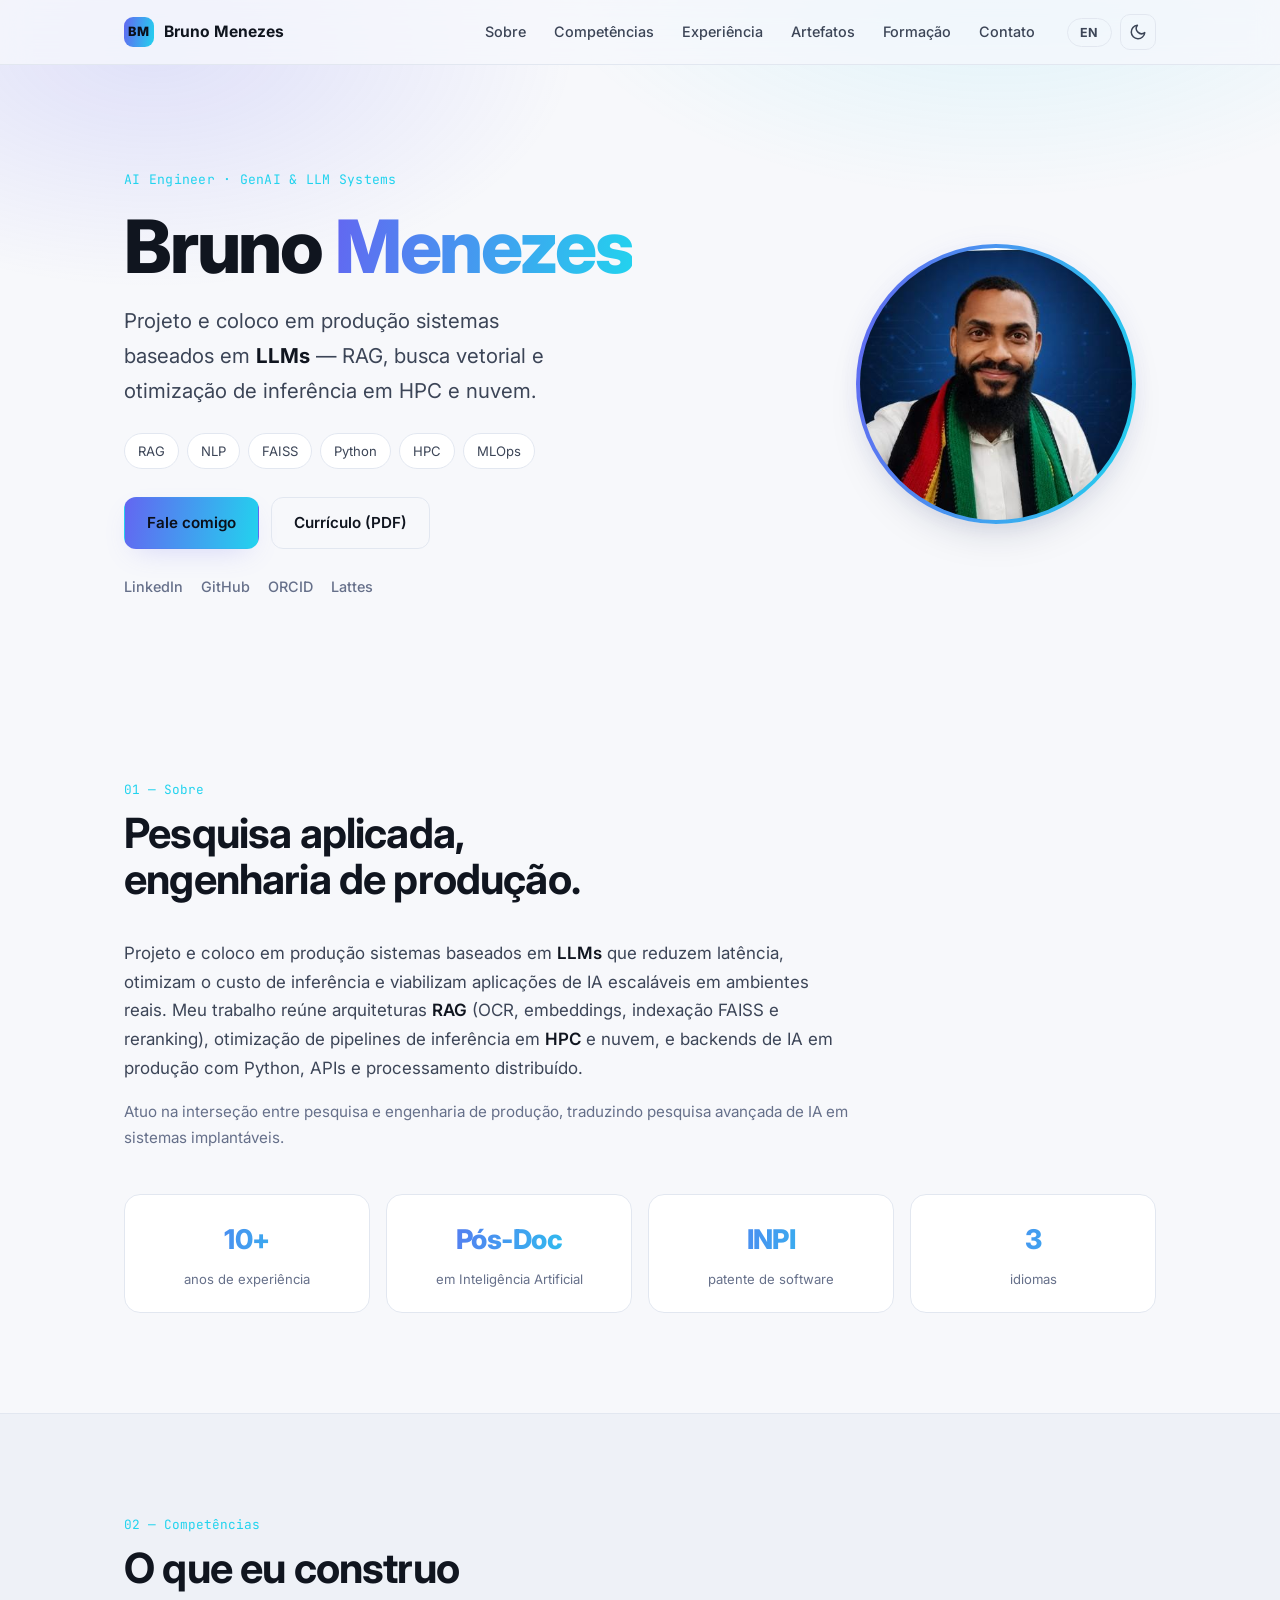
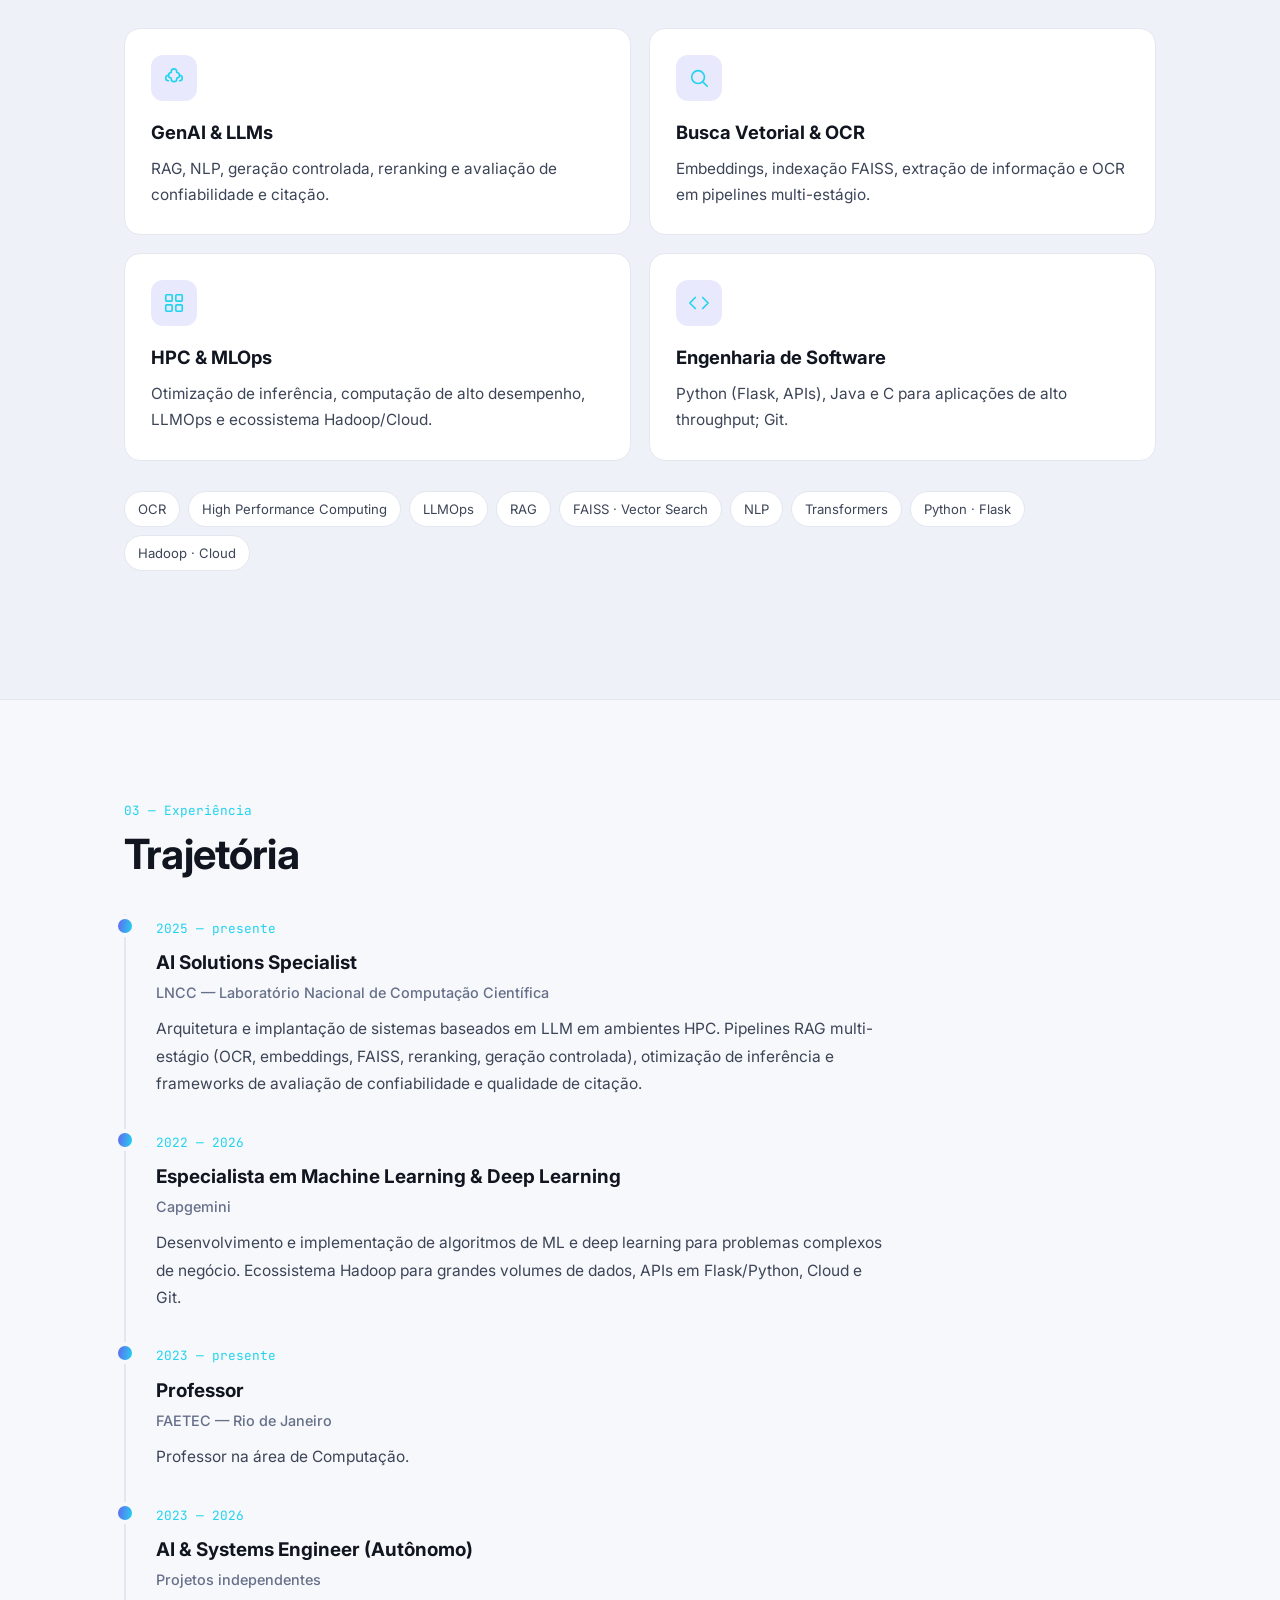
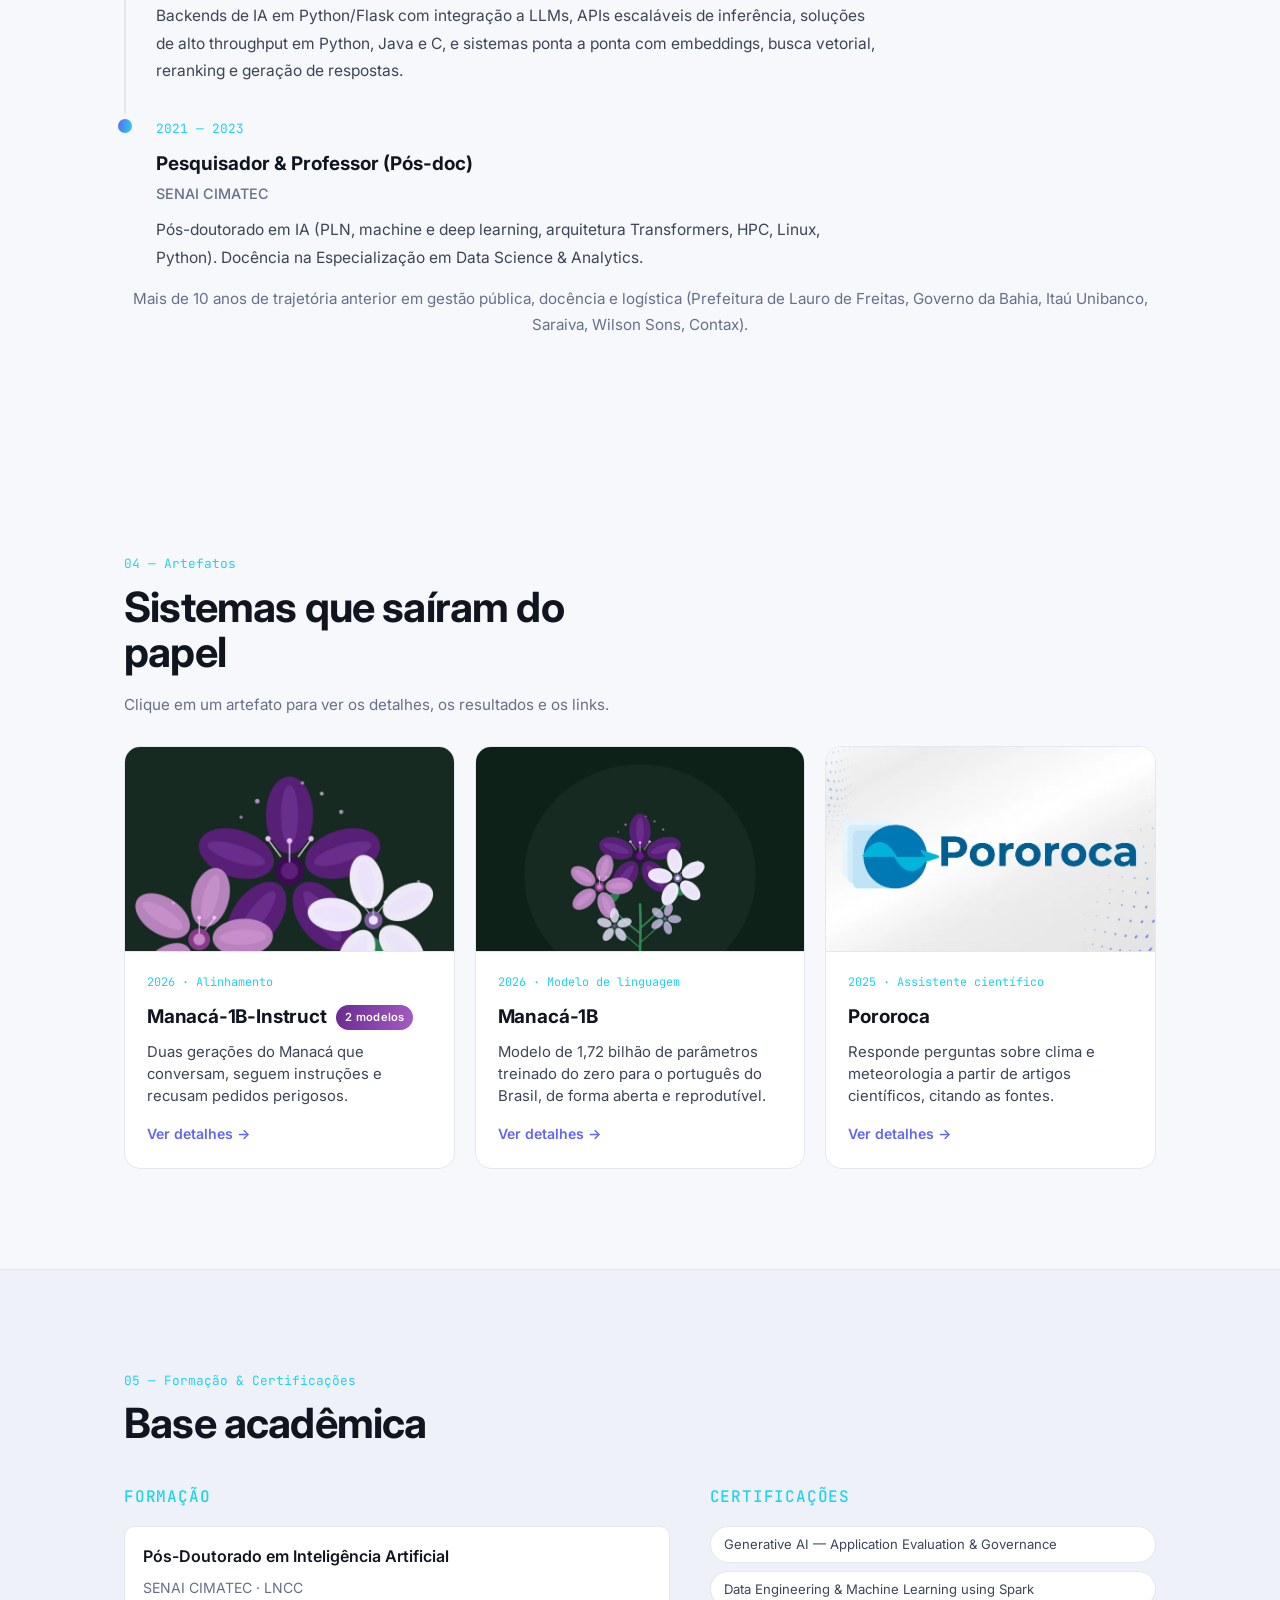
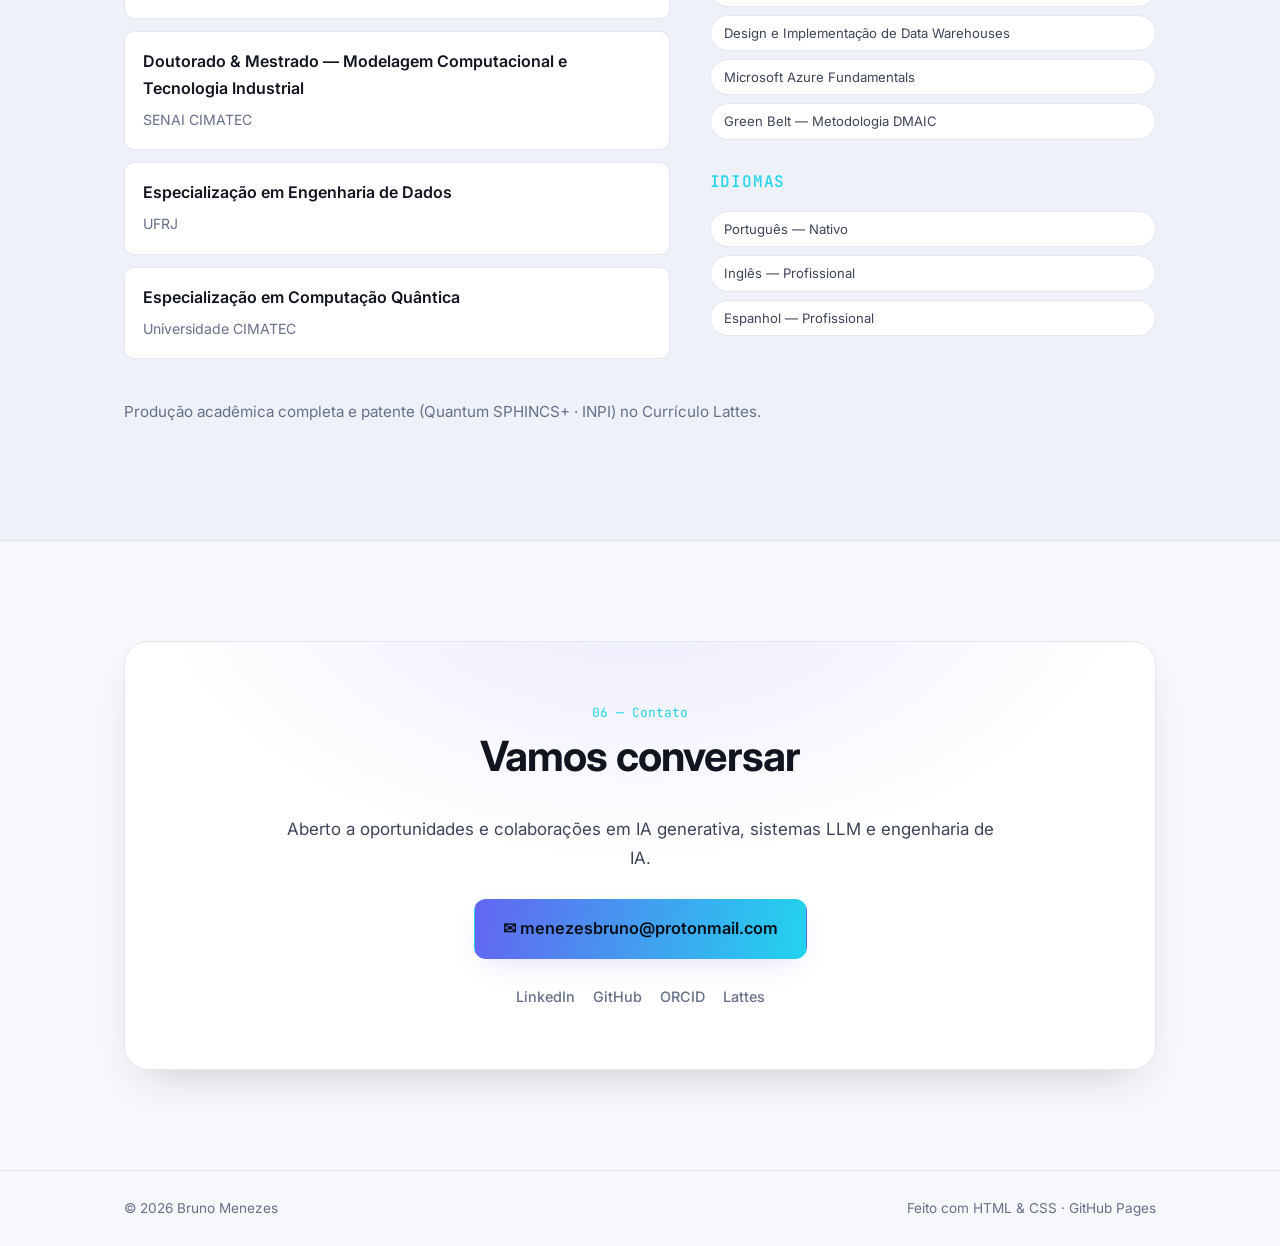
<file: index.html>
<!DOCTYPE html>
<html lang="pt-BR">
<head>
  <meta charset="UTF-8" />
  <meta name="viewport" content="width=device-width, initial-scale=1.0" />
  <title>Bruno Menezes — AI Engineer · GenAI &amp; LLM Systems</title>
  <meta name="description" content="Bruno Menezes — AI Engineer especializado em sistemas GenAI e LLM em produção: RAG, NLP, busca vetorial (FAISS), Python, HPC e MLOps." />
  <meta name="author" content="Bruno Menezes" />
  <meta name="theme-color" content="#0b0f19" />

  <!-- Open Graph / Social -->
  <meta property="og:type" content="profile" />
  <meta property="og:title" content="Bruno Menezes — AI Engineer · GenAI & LLM Systems" />
  <meta property="og:description" content="Sistemas GenAI e LLM em produção: RAG, NLP, busca vetorial (FAISS), Python, HPC e MLOps." />
  <meta property="og:url" content="https://brunoleomenezes.github.io/" />
  <meta property="og:locale" content="pt_BR" />
  <meta property="og:locale:alternate" content="en_US" />
  <meta name="twitter:card" content="summary" />
  <meta name="twitter:title" content="Bruno Menezes — AI Engineer" />
  <meta name="twitter:description" content="GenAI & LLM Systems · RAG · NLP · FAISS · Python · HPC · MLOps" />

  <link rel="canonical" href="https://brunoleomenezes.github.io/" />
  <!-- Favicon: monograma BM em SVG -->
  <link rel="icon" href="data:image/svg+xml,%3Csvg xmlns='http://www.w3.org/2000/svg' viewBox='0 0 64 64'%3E%3Cdefs%3E%3ClinearGradient id='g' x1='0' y1='0' x2='1' y2='1'%3E%3Cstop offset='0' stop-color='%236366f1'/%3E%3Cstop offset='1' stop-color='%2322d3ee'/%3E%3C/linearGradient%3E%3C/defs%3E%3Crect width='64' height='64' rx='16' fill='url(%23g)'/%3E%3Ctext x='32' y='44' font-family='Arial,sans-serif' font-size='30' font-weight='700' text-anchor='middle' fill='%230b0f19'%3EBM%3C/text%3E%3C/svg%3E" />

  <link rel="preconnect" href="https://fonts.googleapis.com" />
  <link rel="preconnect" href="https://fonts.gstatic.com" crossorigin />
  <link href="https://fonts.googleapis.com/css2?family=Inter:wght@400;500;600;700;800&family=JetBrains+Mono:wght@500&display=swap" rel="stylesheet" />
  <link rel="stylesheet" href="assets/style.css?v=6" />

  <!-- Dados estruturados: Person -->
  <script type="application/ld+json">
  {
    "@context": "https://schema.org",
    "@type": "Person",
    "name": "Bruno Menezes",
    "jobTitle": "AI Engineer",
    "email": "mailto:menezesbruno@protonmail.com",
    "url": "https://brunoleomenezes.github.io/",
    "knowsAbout": ["Generative AI", "Large Language Models", "RAG", "NLP", "Vector Search", "FAISS", "High Performance Computing", "MLOps", "Python"],
    "sameAs": [
      "https://www.linkedin.com/in/bruno-menezes-93638b23/",
      "https://github.com/brunoleomenezes",
      "https://orcid.org/0000-0001-6249-2395",
      "http://lattes.cnpq.br/7671983530035555"
    ]
  }
  </script>
</head>
<body class="lang-pt">
  <a class="skip-link" href="#main"><span class="pt">Pular para o conteúdo</span><span class="en">Skip to content</span></a>

  <header class="site-header" id="top">
    <div class="container header-inner">
      <a class="brand" href="#top" aria-label="Bruno Menezes">
        <span class="brand-mark">BM</span>
        <span class="brand-name">Bruno Menezes</span>
      </a>
      <nav class="nav" aria-label="Primária">
        <a href="#sobre"><span class="pt">Sobre</span><span class="en">About</span></a>
        <a href="#competencias"><span class="pt">Competências</span><span class="en">Skills</span></a>
        <a href="#experiencia"><span class="pt">Experiência</span><span class="en">Experience</span></a>
        <a href="#artefatos"><span class="pt">Artefatos</span><span class="en">Artifacts</span></a>
        <a href="#formacao"><span class="pt">Formação</span><span class="en">Education</span></a>
        <a href="#contato"><span class="pt">Contato</span><span class="en">Contact</span></a>
      </nav>
      <div class="header-actions">
        <button id="langToggle" class="pill-btn" type="button" aria-label="Alternar idioma">
          <span class="pt">EN</span><span class="en">PT</span>
        </button>
        <button id="themeToggle" class="icon-btn" type="button" aria-label="Alternar tema" title="Tema claro/escuro">
          <svg class="ic-sun" width="18" height="18" viewBox="0 0 24 24" fill="none" stroke="currentColor" stroke-width="2" stroke-linecap="round"><circle cx="12" cy="12" r="4"/><path d="M12 2v2M12 20v2M4.9 4.9l1.4 1.4M17.7 17.7l1.4 1.4M2 12h2M20 12h2M4.9 19.1l1.4-1.4M17.7 6.3l1.4-1.4"/></svg>
          <svg class="ic-moon" width="18" height="18" viewBox="0 0 24 24" fill="none" stroke="currentColor" stroke-width="2" stroke-linecap="round" stroke-linejoin="round"><path d="M21 12.8A9 9 0 1 1 11.2 3a7 7 0 0 0 9.8 9.8z"/></svg>
        </button>
      </div>
    </div>
  </header>

  <main id="main">
    <!-- ===================== HERO ===================== -->
    <section class="hero">
      <div class="container hero-grid">
        <div class="hero-text reveal">
          <p class="kicker">AI Engineer · GenAI &amp; LLM Systems</p>
          <h1>Bruno <span class="grad">Menezes</span></h1>
          <p class="hero-sub pt">Projeto e coloco em produção sistemas baseados em <strong>LLMs</strong> — RAG, busca vetorial e otimização de inferência em HPC e nuvem.</p>
          <p class="hero-sub en">I design and ship production-grade <strong>LLM systems</strong> — RAG, vector search and inference optimization across HPC and cloud.</p>
          <ul class="chips">
            <li>RAG</li><li>NLP</li><li>FAISS</li><li>Python</li><li>HPC</li><li>MLOps</li>
          </ul>
          <div class="cta">
            <a class="btn primary" href="#contato"><span class="pt">Fale comigo</span><span class="en">Get in touch</span></a>
            <a class="btn ghost" id="cvLink" href="assets/Bruno_Menezes_CV_PT.pdf" target="_blank" rel="noopener"><span class="pt">Currículo (PDF)</span><span class="en">Résumé (PDF)</span></a>
          </div>
          <div class="social">
            <a href="https://www.linkedin.com/in/bruno-menezes-93638b23/" target="_blank" rel="noopener" aria-label="LinkedIn">LinkedIn</a>
            <a href="https://github.com/brunoleomenezes" target="_blank" rel="noopener" aria-label="GitHub">GitHub</a>
            <a href="https://orcid.org/0000-0001-6249-2395" target="_blank" rel="noopener">ORCID</a>
            <a href="http://lattes.cnpq.br/7671983530035555" target="_blank" rel="noopener">Lattes</a>
          </div>
        </div>
        <div class="hero-visual reveal">
          <div class="avatar-ring">
            <img class="avatar" src="assets/avatar.jpg" alt="Foto de Bruno Menezes" onerror="this.remove()" />
            <span class="avatar-mono" aria-hidden="true">BM</span>
          </div>
        </div>
      </div>
    </section>

    <!-- ===================== SOBRE ===================== -->
    <section id="sobre" class="section">
      <div class="container">
        <p class="section-kicker">01 — <span class="pt">Sobre</span><span class="en">About</span></p>
        <h2 class="section-title"><span class="pt">Pesquisa aplicada, engenharia de produção.</span><span class="en">Applied research, production engineering.</span></h2>
        <div class="prose reveal">
          <p class="pt">Projeto e coloco em produção sistemas baseados em <strong>LLMs</strong> que reduzem latência, otimizam o custo de inferência e viabilizam aplicações de IA escaláveis em ambientes reais. Meu trabalho reúne arquiteturas <strong>RAG</strong> (OCR, embeddings, indexação FAISS e reranking), otimização de pipelines de inferência em <strong>HPC</strong> e nuvem, e backends de IA em produção com Python, APIs e processamento distribuído.</p>
          <p class="en">I design and deploy production-grade <strong>LLM systems</strong> that reduce latency, optimize inference cost, and enable scalable AI applications in real environments. My work combines scalable <strong>RAG</strong> architectures (OCR, embeddings, FAISS indexing and reranking), inference-pipeline optimization across <strong>HPC</strong> and cloud, and production AI backends built with Python, APIs and distributed processing.</p>
          <p class="pt muted">Atuo na interseção entre pesquisa e engenharia de produção, traduzindo pesquisa avançada de IA em sistemas implantáveis.</p>
          <p class="en muted">I operate at the intersection of research and production engineering, turning advanced AI research into deployable systems.</p>
        </div>
        <div class="stats reveal">
          <div class="stat"><span class="stat-num">10+</span><span class="stat-label"><span class="pt">anos de experiência</span><span class="en">years of experience</span></span></div>
          <div class="stat"><span class="stat-num">Pós-Doc</span><span class="stat-label"><span class="pt">em Inteligência Artificial</span><span class="en">in Artificial Intelligence</span></span></div>
          <div class="stat"><span class="stat-num">INPI</span><span class="stat-label"><span class="pt">patente de software</span><span class="en">software patent</span></span></div>
          <div class="stat"><span class="stat-num">3</span><span class="stat-label"><span class="pt">idiomas</span><span class="en">languages</span></span></div>
        </div>
      </div>
    </section>

    <!-- ===================== COMPETÊNCIAS ===================== -->
    <section id="competencias" class="section alt">
      <div class="container">
        <p class="section-kicker">02 — <span class="pt">Competências</span><span class="en">Skills</span></p>
        <h2 class="section-title"><span class="pt">O que eu construo</span><span class="en">What I build</span></h2>
        <div class="cards">
          <article class="card reveal">
            <div class="card-ic">
              <svg width="22" height="22" viewBox="0 0 24 24" fill="none" stroke="currentColor" stroke-width="1.8" stroke-linecap="round" stroke-linejoin="round"><path d="M12 2a3 3 0 0 0-3 3v1a3 3 0 0 0 0 6v1a3 3 0 0 0 6 0v-1a3 3 0 0 0 0-6V5a3 3 0 0 0-3-3z"/><path d="M6 9a3 3 0 0 0 0 6M18 9a3 3 0 0 1 0 6"/></svg>
            </div>
            <h3>GenAI &amp; LLMs</h3>
            <p class="pt">RAG, NLP, geração controlada, reranking e avaliação de confiabilidade e citação.</p>
            <p class="en">RAG, NLP, controlled generation, reranking, and reliability &amp; citation evaluation.</p>
          </article>
          <article class="card reveal">
            <div class="card-ic">
              <svg width="22" height="22" viewBox="0 0 24 24" fill="none" stroke="currentColor" stroke-width="1.8" stroke-linecap="round" stroke-linejoin="round"><circle cx="11" cy="11" r="7"/><path d="M21 21l-4.3-4.3"/></svg>
            </div>
            <h3><span class="pt">Busca Vetorial &amp; OCR</span><span class="en">Vector Search &amp; OCR</span></h3>
            <p class="pt">Embeddings, indexação FAISS, extração de informação e OCR em pipelines multi-estágio.</p>
            <p class="en">Embeddings, FAISS indexing, information extraction and OCR in multi-stage pipelines.</p>
          </article>
          <article class="card reveal">
            <div class="card-ic">
              <svg width="22" height="22" viewBox="0 0 24 24" fill="none" stroke="currentColor" stroke-width="1.8" stroke-linecap="round" stroke-linejoin="round"><rect x="3" y="3" width="7" height="7" rx="1"/><rect x="14" y="3" width="7" height="7" rx="1"/><rect x="3" y="14" width="7" height="7" rx="1"/><rect x="14" y="14" width="7" height="7" rx="1"/></svg>
            </div>
            <h3>HPC &amp; MLOps</h3>
            <p class="pt">Otimização de inferência, computação de alto desempenho, LLMOps e ecossistema Hadoop/Cloud.</p>
            <p class="en">Inference optimization, high-performance computing, LLMOps and Hadoop/Cloud ecosystem.</p>
          </article>
          <article class="card reveal">
            <div class="card-ic">
              <svg width="22" height="22" viewBox="0 0 24 24" fill="none" stroke="currentColor" stroke-width="1.8" stroke-linecap="round" stroke-linejoin="round"><path d="M8 6l-6 6 6 6M16 6l6 6-6 6"/></svg>
            </div>
            <h3><span class="pt">Engenharia de Software</span><span class="en">Software Engineering</span></h3>
            <p class="pt">Python (Flask, APIs), Java e C para aplicações de alto throughput; Git.</p>
            <p class="en">Python (Flask, APIs), Java and C for high-throughput applications; Git.</p>
          </article>
        </div>
        <ul class="chips wide reveal">
          <li>OCR</li><li>High Performance Computing</li><li>LLMOps</li><li>RAG</li><li>FAISS · Vector Search</li><li>NLP</li><li>Transformers</li><li>Python · Flask</li><li>Hadoop · Cloud</li>
        </ul>
      </div>
    </section>

    <!-- ===================== EXPERIÊNCIA ===================== -->
    <section id="experiencia" class="section">
      <div class="container">
        <p class="section-kicker">03 — <span class="pt">Experiência</span><span class="en">Experience</span></p>
        <h2 class="section-title"><span class="pt">Trajetória</span><span class="en">Career</span></h2>
        <ol class="timeline">
          <li class="reveal">
            <span class="when">2025 — <span class="pt">presente</span><span class="en">present</span></span>
            <h3>AI Solutions Specialist</h3>
            <p class="where">LNCC — Laboratório Nacional de Computação Científica</p>
            <p class="pt">Arquitetura e implantação de sistemas baseados em LLM em ambientes HPC. Pipelines RAG multi-estágio (OCR, embeddings, FAISS, reranking, geração controlada), otimização de inferência e frameworks de avaliação de confiabilidade e qualidade de citação.</p>
            <p class="en">Architected and deployed large-scale LLM-based systems in HPC environments. Multi-stage RAG pipelines (OCR, embeddings, FAISS, reranking, controlled generation), inference optimization and evaluation frameworks for reliability, citation quality and evidence gating.</p>
          </li>
          <li class="reveal">
            <span class="when">2022 — 2026</span>
            <h3><span class="pt">Especialista em Machine Learning &amp; Deep Learning</span><span class="en">Specialist in Machine Learning &amp; Deep Learning</span></h3>
            <p class="where">Capgemini</p>
            <p class="pt">Desenvolvimento e implementação de algoritmos de ML e deep learning para problemas complexos de negócio. Ecossistema Hadoop para grandes volumes de dados, APIs em Flask/Python, Cloud e Git.</p>
            <p class="en">Development and implementation of ML and deep learning algorithms for complex business problems. Hadoop ecosystem for large data volumes, Flask/Python APIs, Cloud and Git.</p>
          </li>
          <li class="reveal">
            <span class="when">2023 — <span class="pt">presente</span><span class="en">present</span></span>
            <h3><span class="pt">Professor</span><span class="en">Professor</span></h3>
            <p class="where">FAETEC — Rio de Janeiro</p>
            <p class="pt">Professor na área de Computação.</p>
            <p class="en">Professor in the field of Computing.</p>
          </li>
          <li class="reveal">
            <span class="when">2023 — 2026</span>
            <h3><span class="pt">AI &amp; Systems Engineer (Autônomo)</span><span class="en">AI &amp; Systems Engineer (Independent)</span></h3>
            <p class="where"><span class="pt">Projetos independentes</span><span class="en">Independent projects</span></p>
            <p class="pt">Backends de IA em Python/Flask com integração a LLMs, APIs escaláveis de inferência, soluções de alto throughput em Python, Java e C, e sistemas ponta a ponta com embeddings, busca vetorial, reranking e geração de respostas.</p>
            <p class="en">AI backends in Python/Flask with LLM integrations, scalable inference APIs, high-throughput solutions in Python, Java and C, and end-to-end systems with embeddings, vector search, reranking and response generation.</p>
          </li>
          <li class="reveal">
            <span class="when">2021 — 2023</span>
            <h3><span class="pt">Pesquisador &amp; Professor (Pós-doc)</span><span class="en">Researcher &amp; Professor (Postdoc)</span></h3>
            <p class="where">SENAI CIMATEC</p>
            <p class="pt">Pós-doutorado em IA (PLN, machine e deep learning, arquitetura Transformers, HPC, Linux, Python). Docência na Especialização em Data Science &amp; Analytics.</p>
            <p class="en">Postdoctoral research in AI (NLP, machine and deep learning, Transformer architecture, HPC, Linux, Python). Teaching in the Data Science &amp; Analytics specialization.</p>
          </li>
        </ol>
        <p class="muted pt center">Mais de 10 anos de trajetória anterior em gestão pública, docência e logística (Prefeitura de Lauro de Freitas, Governo da Bahia, Itaú Unibanco, Saraiva, Wilson Sons, Contax).</p>
        <p class="muted en center">10+ years of prior experience in public administration, teaching and logistics (Lauro de Freitas City Hall, Government of Bahia, Itaú Unibanco, Saraiva, Wilson Sons, Contax).</p>
      </div>
    </section>

    <!-- ===================== ARTEFATOS ===================== -->
    <section id="artefatos" class="section">
      <div class="container">
        <p class="section-kicker">04 — <span class="pt">Artefatos</span><span class="en">Artifacts</span></p>
        <h2 class="section-title"><span class="pt">Sistemas que saíram do papel</span><span class="en">Systems that left the paper</span></h2>
        <p class="muted section-hint pt">Clique em um artefato para ver os detalhes, os resultados e os links.</p>
        <p class="muted section-hint en">Click an artifact to see its details, results and links.</p>
        <div class="gallery">
          <button class="tile reveal" type="button" data-open="art-manaca-instruct" aria-haspopup="dialog">
            <span class="tile-media dark"><img src="assets/artefatos/manaca-instruct.png" alt="Flor púrpura do manacá" loading="lazy" /></span>
            <span class="tile-body">
              <span class="tile-meta"><span class="pt">2026 · Alinhamento</span><span class="en">2026 · Alignment</span></span>
              <span class="tile-title">Manacá-1B-Instruct <span class="badge"><span class="pt">2 modelos</span><span class="en">2 models</span></span></span>
              <span class="tile-desc"><span class="pt">Duas gerações do Manacá que conversam, seguem instruções e recusam pedidos perigosos.</span><span class="en">Two generations of Manacá that chat, follow instructions and refuse harmful requests.</span></span>
              <span class="tile-more"><span class="pt">Ver detalhes</span><span class="en">See details</span> →</span>
            </span>
          </button>
          <button class="tile reveal" type="button" data-open="art-manaca" aria-haspopup="dialog">
            <span class="tile-media dark"><img src="assets/artefatos/manaca-capa.png" alt="Flores do manacá-da-serra" loading="lazy" /></span>
            <span class="tile-body">
              <span class="tile-meta"><span class="pt">2026 · Modelo de linguagem</span><span class="en">2026 · Language model</span></span>
              <span class="tile-title">Manacá-1B</span>
              <span class="tile-desc"><span class="pt">Modelo de 1,72 bilhão de parâmetros treinado do zero para o português do Brasil, de forma aberta e reprodutível.</span><span class="en">A 1.72-billion-parameter model trained from scratch for Brazilian Portuguese, openly and reproducibly.</span></span>
              <span class="tile-more"><span class="pt">Ver detalhes</span><span class="en">See details</span> →</span>
            </span>
          </button>
          <button class="tile reveal" type="button" data-open="art-pororoca" aria-haspopup="dialog">
            <span class="tile-media"><img src="assets/artefatos/pororoca.png" alt="Logotipo do Pororoca" loading="lazy" /></span>
            <span class="tile-body">
              <span class="tile-meta"><span class="pt">2025 · Assistente científico</span><span class="en">2025 · Science assistant</span></span>
              <span class="tile-title">Pororoca</span>
              <span class="tile-desc"><span class="pt">Responde perguntas sobre clima e meteorologia a partir de artigos científicos, citando as fontes.</span><span class="en">Answers climate and weather questions from scientific papers, citing the sources.</span></span>
              <span class="tile-more"><span class="pt">Ver detalhes</span><span class="en">See details</span> →</span>
            </span>
          </button>
        </div>

        <dialog class="art-dialog" id="art-manaca-instruct" aria-labelledby="art-manaca-instruct-t">
          <button class="art-close" type="button" data-close aria-label="Fechar / Close">&times;</button>
            <article class="artifact">
              <figure class="artifact-media dark">
                <img src="assets/artefatos/manaca-instruct.png" alt="Flor púrpura do manacá-da-serra, o estágio maduro" width="720" height="450" loading="lazy" />
              </figure>
              <div class="artifact-body">
                <p class="artifact-meta">LNCC × NII/LLM-jp · 2026 · <span class="pt">Versões de pesquisa experimentais</span><span class="en">Experimental research releases</span></p>
                <h3 id="art-manaca-instruct-t">Manacá-1B-Instruct <span class="badge"><span class="pt">2 modelos</span><span class="en">2 models</span></span></h3>
                <p class="artifact-lead pt">Duas gerações do Manacá ajustadas para conversar, seguir instruções e recusar pedidos perigosos, publicadas com todo o caminho percorrido, inclusive as tentativas que deram errado.</p>
                <p class="artifact-lead en">Two generations of Manacá tuned to chat, follow instructions and turn down harmful requests, released with the entire path taken, including the attempts that failed.</p>
                <p class="pt">Se o modelo base é a flor branca, estas versões são a flor púrpura: o estágio em que o Manacá aprende a ajudar com segurança. Partindo do mesmo modelo de 1,72 bilhão de parâmetros, cada geração passou por ajuste fino supervisionado com exemplos de instruções em português e, depois, por uma etapa dedicada à segurança. Um achado atravessa as duas: a otimização direta de preferências não bastou para fazer o modelo recusar pedidos nocivos, e a segurança só veio de um ajuste fino em que a recusa é o próprio alvo do treino.</p>
                <p class="en">If the base model is the white flower, these releases are the purple one: the stage where Manacá learns to help safely. Starting from the same 1.72-billion-parameter model, each generation went through supervised fine-tuning on Portuguese instruction data and then a dedicated safety stage. One finding runs through both: direct preference optimisation was not enough to make the model refuse harmful requests, and safety only came from fine-tuning where refusal is itself the training target.</p>
                <div class="gen-grid">
                  <section class="gen">
                    <p class="gen-tag"><span class="pt">1ª geração · v0.1</span><span class="en">1st generation · v0.1</span></p>
                    <h4>Manacá-1B-Instruct</h4>
                    <ul class="gen-facts">
                      <li><span class="pt">cerca de 141 mil exemplos de instrução</span><span class="en">about 141k instruction examples</span></li>
                      <li><span class="pt">recusa 75% dos pedidos nocivos inéditos (antes: 0%)</span><span class="en">refuses 75% of unseen harmful requests (before: 0%)</span></li>
                      <li><span class="pt">lidera o MT-Bench-PT (2,90) e o IFEval-PT entre modelos de porte parecido</span><span class="en">leads MT-Bench-PT (2.90) and IFEval-PT among similarly sized models</span></li>
                    </ul>
                    <div class="gen-links">
                      <a href="https://huggingface.co/AIInstituteLNCC/manaca-1b-instruct" target="_blank" rel="noopener"><span class="pt">Modelo</span><span class="en">Model</span> ↗</a>
                      <a href="https://github.com/Instituto-IA-LNCC/manaca-1b-instruct" target="_blank" rel="noopener"><span class="pt">Código</span><span class="en">Code</span> ↗</a>
                    </div>
                  </section>
                  <section class="gen">
                    <p class="gen-tag"><span class="pt">2ª geração · v0.2</span><span class="en">2nd generation · v0.2</span></p>
                    <h4>Manacá-1B-Instruct-2</h4>
                    <ul class="gen-facts">
                      <li><span class="pt">cerca de 291 mil exemplos, o dobro da primeira</span><span class="en">about 291k examples, twice the first</span></li>
                      <li><span class="pt">recusa 97,2% de 218 pedidos nocivos inéditos, após três rodadas de ajuste de segurança</span><span class="en">refuses 97.2% of 218 unseen harmful requests, after three rounds of safety tuning</span></li>
                      <li><span class="pt">supera, com significância estatística, quatro modelos brasileiros de referência em segurança</span><span class="en">beats four Brazilian reference models on safety with statistical significance</span></li>
                    </ul>
                    <div class="gen-links">
                      <a href="https://huggingface.co/AIInstituteLNCC/manaca-1b-instruct-2" target="_blank" rel="noopener"><span class="pt">Modelo</span><span class="en">Model</span> ↗</a>
                      <a href="https://github.com/Instituto-IA-LNCC/manaca-1b-instruct-2" target="_blank" rel="noopener"><span class="pt">Código</span><span class="en">Code</span> ↗</a>
                    </div>
                  </section>
                </div>
                <p class="note pt">São versões para pesquisa e auditoria: a capacidade geral ainda é modesta e uma boa taxa de recusa não equivale à segurança exigida em produção.</p>
                <p class="note en">These are research and auditing releases: general capability is still modest, and a good refusal rate is not the same as production-grade safety.</p>
                <ul class="chips">
                  <li><span class="pt">Alinhamento</span><span class="en">Alignment</span></li><li><span class="pt">Segurança de IA</span><span class="en">AI safety</span></li><li><span class="pt">Ajuste fino</span><span class="en">Fine-tuning</span></li><li><span class="pt">Português do Brasil</span><span class="en">Brazilian Portuguese</span></li>
                </ul>
                <div class="artifact-links">
                  <a class="btn primary" href="https://arxiv.org/abs/2610.20570" target="_blank" rel="noopener"><span class="pt">Artigo (arXiv)</span><span class="en">Paper (arXiv)</span></a>
                </div>
              </div>
            </article>
        </dialog>
        <dialog class="art-dialog" id="art-manaca" aria-labelledby="art-manaca-t">
          <button class="art-close" type="button" data-close aria-label="Fechar / Close">&times;</button>
            <article class="artifact">
              <figure class="artifact-media dark">
                <img src="assets/artefatos/manaca-capa.png" alt="Identidade visual do Manacá: flores de manacá-da-serra em branco, lilás e púrpura" width="720" height="450" loading="lazy" />
              </figure>
              <div class="artifact-body">
                <p class="artifact-meta">LNCC × NII/LLM-jp · 2026 · <span class="pt">Licença CC BY 4.0</span><span class="en">CC BY 4.0 licence</span></p>
                <h3 id="art-manaca-t">Manacá-1B</h3>
                <p class="artifact-lead pt">Um modelo de linguagem treinado do zero para o português do Brasil, com cerca de 1,72 bilhão de parâmetros e todo o processo aberto para quem quiser refazê-lo.</p>
                <p class="artifact-lead en">A language model trained from scratch for Brazilian Portuguese, with about 1.72 billion parameters and the whole process open for anyone to rebuild.</p>
                <p class="pt">O nome vem do manacá-da-serra, árvore cujas flores passam do branco ao lilás e ao púrpura conforme amadurecem, como o modelo ao longo do treinamento. O projeto nasceu da cooperação científica entre o LNCC e o National Institute of Informatics do Japão, e o repositório traz tudo o que é preciso para repetir o experimento: ambiente em contêiner, preparação do corpus, tokenizador, pré-treino, conversão de formato e avaliação com testes estatísticos pareados.</p>
                <p class="en">The name comes from the manacá-da-serra, a tree whose flowers turn from white to lilac to purple as they mature, much like the model during training. It grew out of a scientific cooperation between LNCC and Japan's National Institute of Informatics, and the repository ships everything needed to repeat the experiment: containerised environment, corpus pipeline, tokenizer, pretraining, checkpoint conversion and evaluation with paired significance tests.</p>
                <ol class="artifact-steps">
                  <li><strong><span class="pt">Dados abertos</span><span class="en">Open data</span></strong> <span class="pt">— cerca de 20,1 bilhões de tokens de fontes com licença livre: textos da web brasileira, documentos jurídicos e legislativos e a Wikipédia em português.</span><span class="en">— about 20.1 billion tokens from openly licensed sources: Brazilian web text, legal and legislative documents, and Portuguese Wikipedia.</span></li>
                  <li><strong><span class="pt">Resultado</span><span class="en">Results</span></strong> <span class="pt">— entre os modelos com menos de 7 bilhões de parâmetros, é o melhor em prever a última palavra de uma passagem (LAMBADA-PT: 45,31%) e se iguala aos melhores de seu porte no CALAME-PT.</span><span class="en">— among models under 7 billion parameters, it is the best at predicting the final word of a passage (LAMBADA-PT: 45.31%) and matches the best of its size on CALAME-PT.</span></li>
                </ol>
                <ul class="chips">
                  <li><span class="pt">Modelos de linguagem</span><span class="en">LLM</span></li><li><span class="pt">Pré-treino do zero</span><span class="en">Pretraining from scratch</span></li><li><span class="pt">Português do Brasil</span><span class="en">Brazilian Portuguese</span></li><li><span class="pt">Ciência aberta</span><span class="en">Open science</span></li>
                </ul>
                <div class="artifact-links">
                  <a class="btn primary" href="https://arxiv.org/abs/2608.30114" target="_blank" rel="noopener"><span class="pt">Artigo (arXiv)</span><span class="en">Paper (arXiv)</span></a>
                  <a class="btn ghost" href="https://huggingface.co/AIInstituteLNCC/manaca-1b-base" target="_blank" rel="noopener"><span class="pt">Modelo (Hugging Face)</span><span class="en">Model (Hugging Face)</span></a>
                  <a class="btn ghost" href="https://github.com/Instituto-IA-LNCC/manaca-1b-base" target="_blank" rel="noopener"><span class="pt">Código (GitHub)</span><span class="en">Code (GitHub)</span></a>
                </div>
              </div>
            </article>
        </dialog>
        <dialog class="art-dialog" id="art-pororoca" aria-labelledby="art-pororoca-t">
          <button class="art-close" type="button" data-close aria-label="Fechar / Close">&times;</button>
            <article class="artifact">
              <figure class="artifact-media">
                <img src="assets/artefatos/pororoca.png" alt="Logotipo do Pororoca" width="800" height="467" loading="lazy" />
              </figure>
              <div class="artifact-body">
                <p class="artifact-meta">IIA-LNCC · 2025 · <span class="pt">Demonstração no servidor Netuno</span><span class="en">Demo on the Netuno server</span></p>
                <h3 id="art-pororoca-t">Pororoca</h3>
                <p class="artifact-lead pt">Um assistente de perguntas e respostas sobre meteorologia e clima que responde com base na literatura científica e mostra de onde tirou cada afirmação.</p>
                <p class="artifact-lead en">A question-answering assistant for meteorology and climate that answers from the scientific literature and shows where each claim comes from.</p>
                <p class="pt">Quem pergunta sobre mudanças climáticas, previsão do tempo ou fenômenos naturais não precisa garimpar dezenas de artigos: o Pororoca lê por você e devolve uma síntese com os links das fontes, para que a resposta possa ser conferida e aprofundada. Serve à revisão bibliográfica de pesquisadores, ao estudo de alunos e à divulgação científica para o público em geral.</p>
                <p class="en">Anyone asking about climate change, weather forecasting or natural phenomena no longer has to dig through dozens of papers: Pororoca reads them for you and returns a synthesis with links to the sources, so every answer can be checked and explored further. It supports researchers' literature reviews, students' learning and science communication for the general public.</p>
                <ol class="artifact-steps">
                  <li><strong><span class="pt">Recuperação</span><span class="en">Retrieval</span></strong> <span class="pt">— busca nos resumos dos artigos os trechos mais pertinentes à pergunta, dando peso a estudos recentes sem descartar os trabalhos clássicos.</span><span class="en">— searches paper abstracts for the passages most relevant to the question, favouring recent studies without discarding the classics.</span></li>
                  <li><strong><span class="pt">Síntese</span><span class="en">Synthesis</span></strong> <span class="pt">— um modelo de linguagem integra as evidências numa resposta única, citando cada fonte com o respectivo endereço.</span><span class="en">— an LLM combines the evidence into a single answer, citing and linking every source.</span></li>
                </ol>
                <ul class="chips">
                  <li><span class="pt">Geração aumentada por recuperação</span><span class="en">RAG</span></li><li><span class="pt">Modelos de linguagem</span><span class="en">LLM</span></li><li><span class="pt">Busca semântica</span><span class="en">Semantic search</span></li><li><span class="pt">Ciência do clima</span><span class="en">Climate science</span></li>
                </ul>
                <div class="artifact-links">
                  <a class="btn primary" href="https://openreview.net/pdf?id=HW4dYquzhn" target="_blank" rel="noopener"><span class="pt">Artigo (OpenReview)</span><span class="en">Paper (OpenReview)</span></a>
                  <a class="btn ghost" href="https://doi.org/10.21203/rs.3.rs-7055155/v1" target="_blank" rel="noopener"><span class="pt">Versão preliminar (Research Square)</span><span class="en">Preprint (Research Square)</span></a>
                </div>
              </div>
            </article>
        </dialog>
      </div>
    </section>

    <!-- ===================== FORMAÇÃO & CERTIFICAÇÕES ===================== -->
    <section id="formacao" class="section alt">
      <div class="container">
        <p class="section-kicker">05 — <span class="pt">Formação &amp; Certificações</span><span class="en">Education &amp; Certifications</span></p>
        <h2 class="section-title"><span class="pt">Base acadêmica</span><span class="en">Academic foundation</span></h2>
        <div class="edu-grid">
          <div class="edu-col reveal">
            <h3 class="colhead"><span class="pt">Formação</span><span class="en">Education</span></h3>
            <ul class="edu-list">
              <li><strong><span class="pt">Pós-Doutorado em Inteligência Artificial</span><span class="en">Post-doctorate in Artificial Intelligence</span></strong><span class="edu-org">SENAI CIMATEC · LNCC</span></li>
              <li><strong><span class="pt">Doutorado &amp; Mestrado — Modelagem Computacional e Tecnologia Industrial</span><span class="en">Doctorate &amp; Master's — Computational Modeling and Industrial Technology</span></strong><span class="edu-org">SENAI CIMATEC</span></li>
              <li><strong><span class="pt">Especialização em Engenharia de Dados</span><span class="en">Specialization in Data Engineering</span></strong><span class="edu-org">UFRJ</span></li>
              <li><strong><span class="pt">Especialização em Computação Quântica</span><span class="en">Specialization in Quantum Computing</span></strong><span class="edu-org">Universidade CIMATEC</span></li>
            </ul>
          </div>
          <div class="edu-col reveal">
            <h3 class="colhead"><span class="pt">Certificações</span><span class="en">Certifications</span></h3>
            <ul class="chips col">
              <li>Generative AI — Application Evaluation &amp; Governance</li>
              <li>Data Engineering &amp; Machine Learning using Spark</li>
              <li>Design e Implementação de Data Warehouses</li>
              <li>Microsoft Azure Fundamentals</li>
              <li>Green Belt — Metodologia DMAIC</li>
            </ul>
            <h3 class="colhead"><span class="pt">Idiomas</span><span class="en">Languages</span></h3>
            <ul class="chips col">
              <li><span class="pt">Português — Nativo</span><span class="en">Portuguese — Native</span></li>
              <li><span class="pt">Inglês — Profissional</span><span class="en">English — Professional</span></li>
              <li><span class="pt">Espanhol — Profissional</span><span class="en">Spanish — Professional</span></li>
            </ul>
          </div>
        </div>
        <p class="muted pt">Produção acadêmica completa e patente (Quantum SPHINCS+ · INPI) no <a href="http://lattes.cnpq.br/7671983530035555" target="_blank" rel="noopener">Currículo Lattes</a>.</p>
        <p class="muted en">Full academic record and patent (Quantum SPHINCS+ · INPI) on the <a href="http://lattes.cnpq.br/7671983530035555" target="_blank" rel="noopener">Lattes CV</a>.</p>
      </div>
    </section>

    <!-- ===================== CONTATO ===================== -->
    <section id="contato" class="section">
      <div class="container">
        <div class="contact-card reveal">
          <p class="section-kicker">06 — <span class="pt">Contato</span><span class="en">Contact</span></p>
          <h2 class="section-title"><span class="pt">Vamos conversar</span><span class="en">Let's talk</span></h2>
          <p class="prose pt">Aberto a oportunidades e colaborações em IA generativa, sistemas LLM e engenharia de IA.</p>
          <p class="prose en">Open to opportunities and collaborations in generative AI, LLM systems and AI engineering.</p>
          <a class="btn primary big" href="mailto:menezesbruno@protonmail.com">✉︎ menezesbruno@protonmail.com</a>
          <div class="social center">
            <a href="https://www.linkedin.com/in/bruno-menezes-93638b23/" target="_blank" rel="noopener">LinkedIn</a>
            <a href="https://github.com/brunoleomenezes" target="_blank" rel="noopener">GitHub</a>
            <a href="https://orcid.org/0000-0001-6249-2395" target="_blank" rel="noopener">ORCID</a>
            <a href="http://lattes.cnpq.br/7671983530035555" target="_blank" rel="noopener">Lattes</a>
          </div>
        </div>
      </div>
    </section>
  </main>

  <footer class="site-footer">
    <div class="container footer-inner">
      <span>© <span id="year"></span> Bruno Menezes</span>
      <span class="pt">Feito com HTML &amp; CSS · GitHub Pages</span>
      <span class="en">Built with HTML &amp; CSS · GitHub Pages</span>
    </div>
  </footer>

  <script>
    document.getElementById('year').textContent = new Date().getFullYear();

    /* ---------- Idioma (PT/EN) ---------- */
    (function () {
      var body = document.body;
      var saved = localStorage.getItem('lang');
      if (saved === 'en' || saved === 'pt') apply(saved);
      function apply(lang) {
        body.classList.remove('lang-pt', 'lang-en');
        body.classList.add('lang-' + lang);
        document.documentElement.lang = (lang === 'en') ? 'en' : 'pt-BR';
        localStorage.setItem('lang', lang);
        var cv = document.getElementById('cvLink');
        if (cv) cv.href = 'assets/Bruno_Menezes_CV_' + (lang === 'en' ? 'EN' : 'PT') + '.pdf';
      }
      document.getElementById('langToggle').addEventListener('click', function () {
        apply(body.classList.contains('lang-en') ? 'pt' : 'en');
      });
    })();

    /* ---------- Tema (claro/escuro) ---------- */
    (function () {
      var root = document.documentElement;
      var saved = localStorage.getItem('theme');
      if (saved) root.setAttribute('data-theme', saved);
      document.getElementById('themeToggle').addEventListener('click', function () {
        var cur = root.getAttribute('data-theme');
        if (!cur) cur = matchMedia('(prefers-color-scheme: light)').matches ? 'light' : 'dark';
        var next = cur === 'dark' ? 'light' : 'dark';
        root.setAttribute('data-theme', next);
        localStorage.setItem('theme', next);
      });
    })();

    /* ---------- Artefatos: janela de detalhes ---------- */
    (function () {
      var aberto = null;
      document.querySelectorAll('[data-open]').forEach(function (btn) {
        btn.addEventListener('click', function () {
          var d = document.getElementById(btn.getAttribute('data-open'));
          if (!d || typeof d.showModal !== 'function') return;
          aberto = btn;
          d.showModal();
          d.scrollTop = 0;
          document.documentElement.classList.add('modal-open');
        });
      });
      document.querySelectorAll('.art-dialog').forEach(function (d) {
        d.addEventListener('click', function (e) {
          if (e.target === d || e.target.closest('[data-close]')) d.close();
        });
        d.addEventListener('close', function () {
          document.documentElement.classList.remove('modal-open');
          if (aberto) aberto.focus();
        });
      });
    })();

    /* ---------- Revelação no scroll ---------- */
    (function () {
      var reduce = matchMedia('(prefers-reduced-motion: reduce)').matches;
      var items = document.querySelectorAll('.reveal');
      if (reduce || !('IntersectionObserver' in window)) {
        items.forEach(function (el) { el.classList.add('in'); });
        return;
      }
      var io = new IntersectionObserver(function (entries) {
        entries.forEach(function (e) {
          if (e.isIntersecting) { e.target.classList.add('in'); io.unobserve(e.target); }
        });
      }, { threshold: 0.12 });
      items.forEach(function (el) { io.observe(el); });
    })();
  </script>
</body>
</html>
</file>
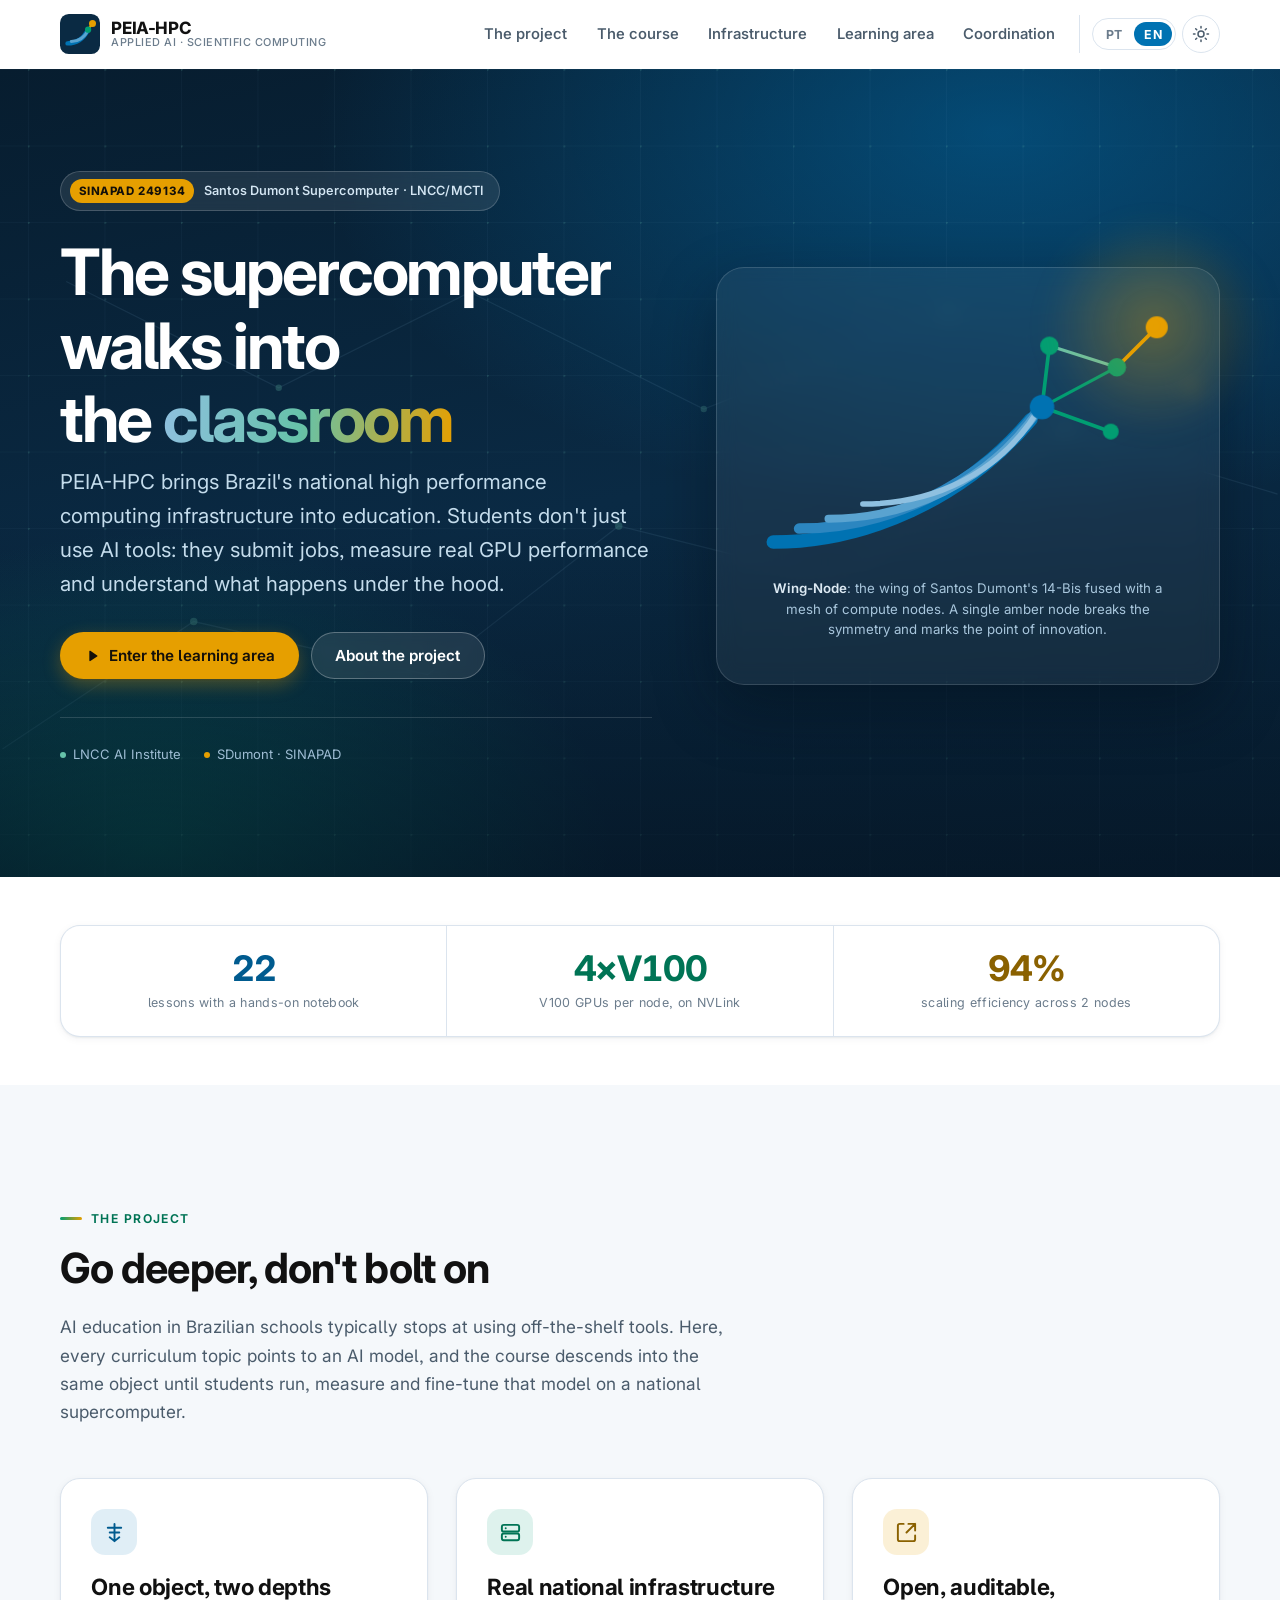
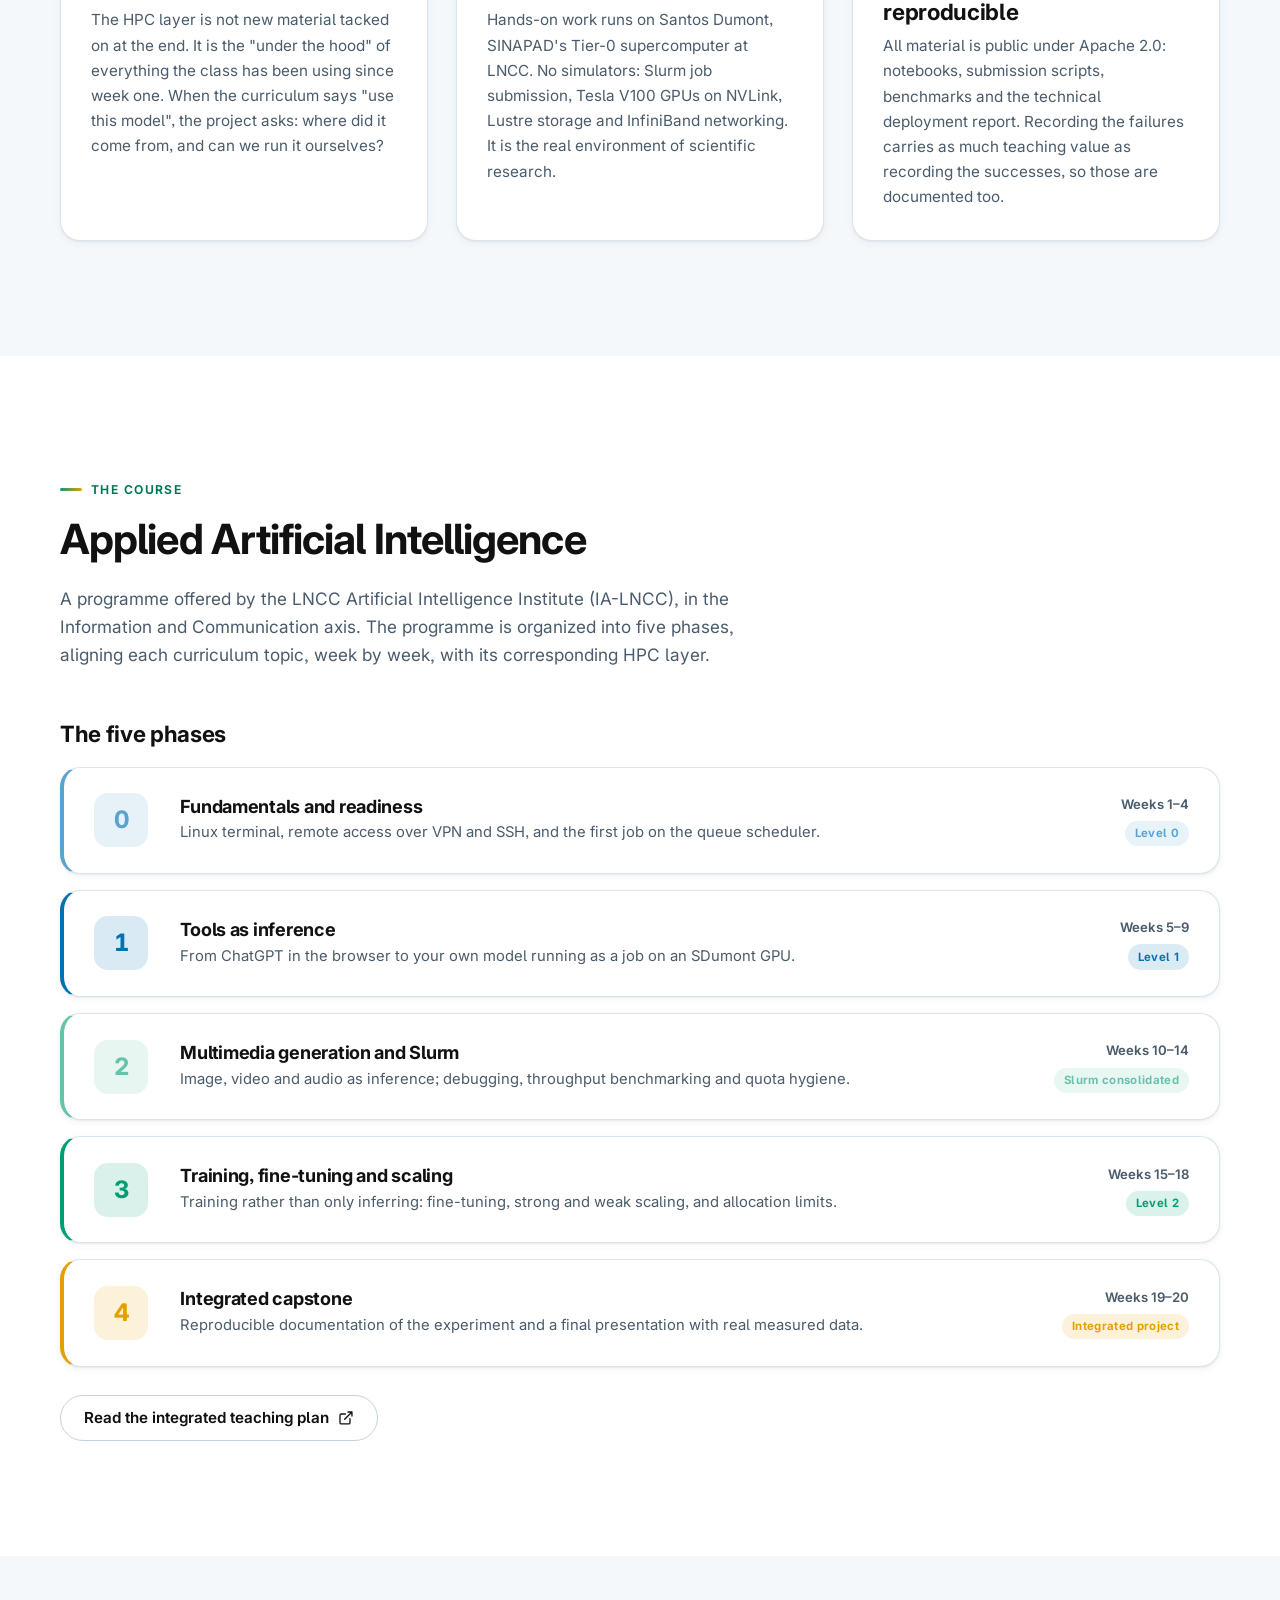
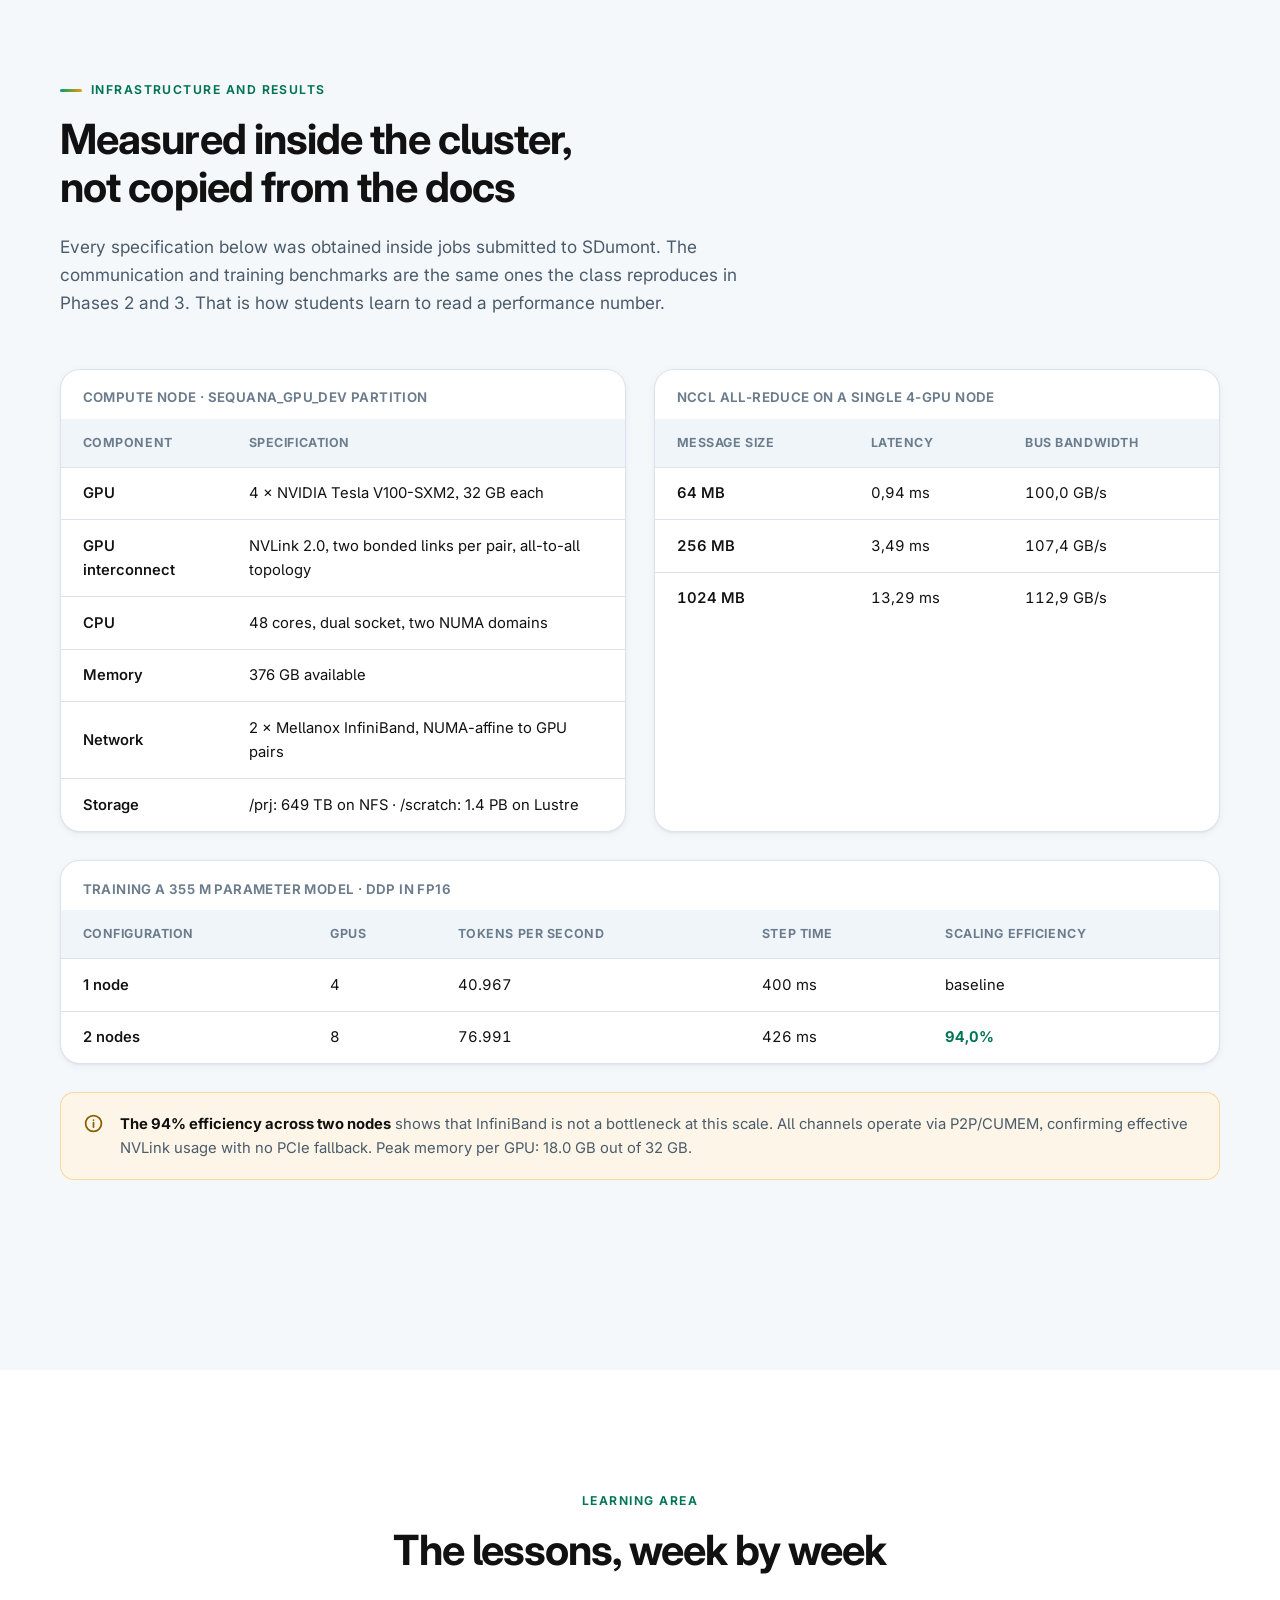
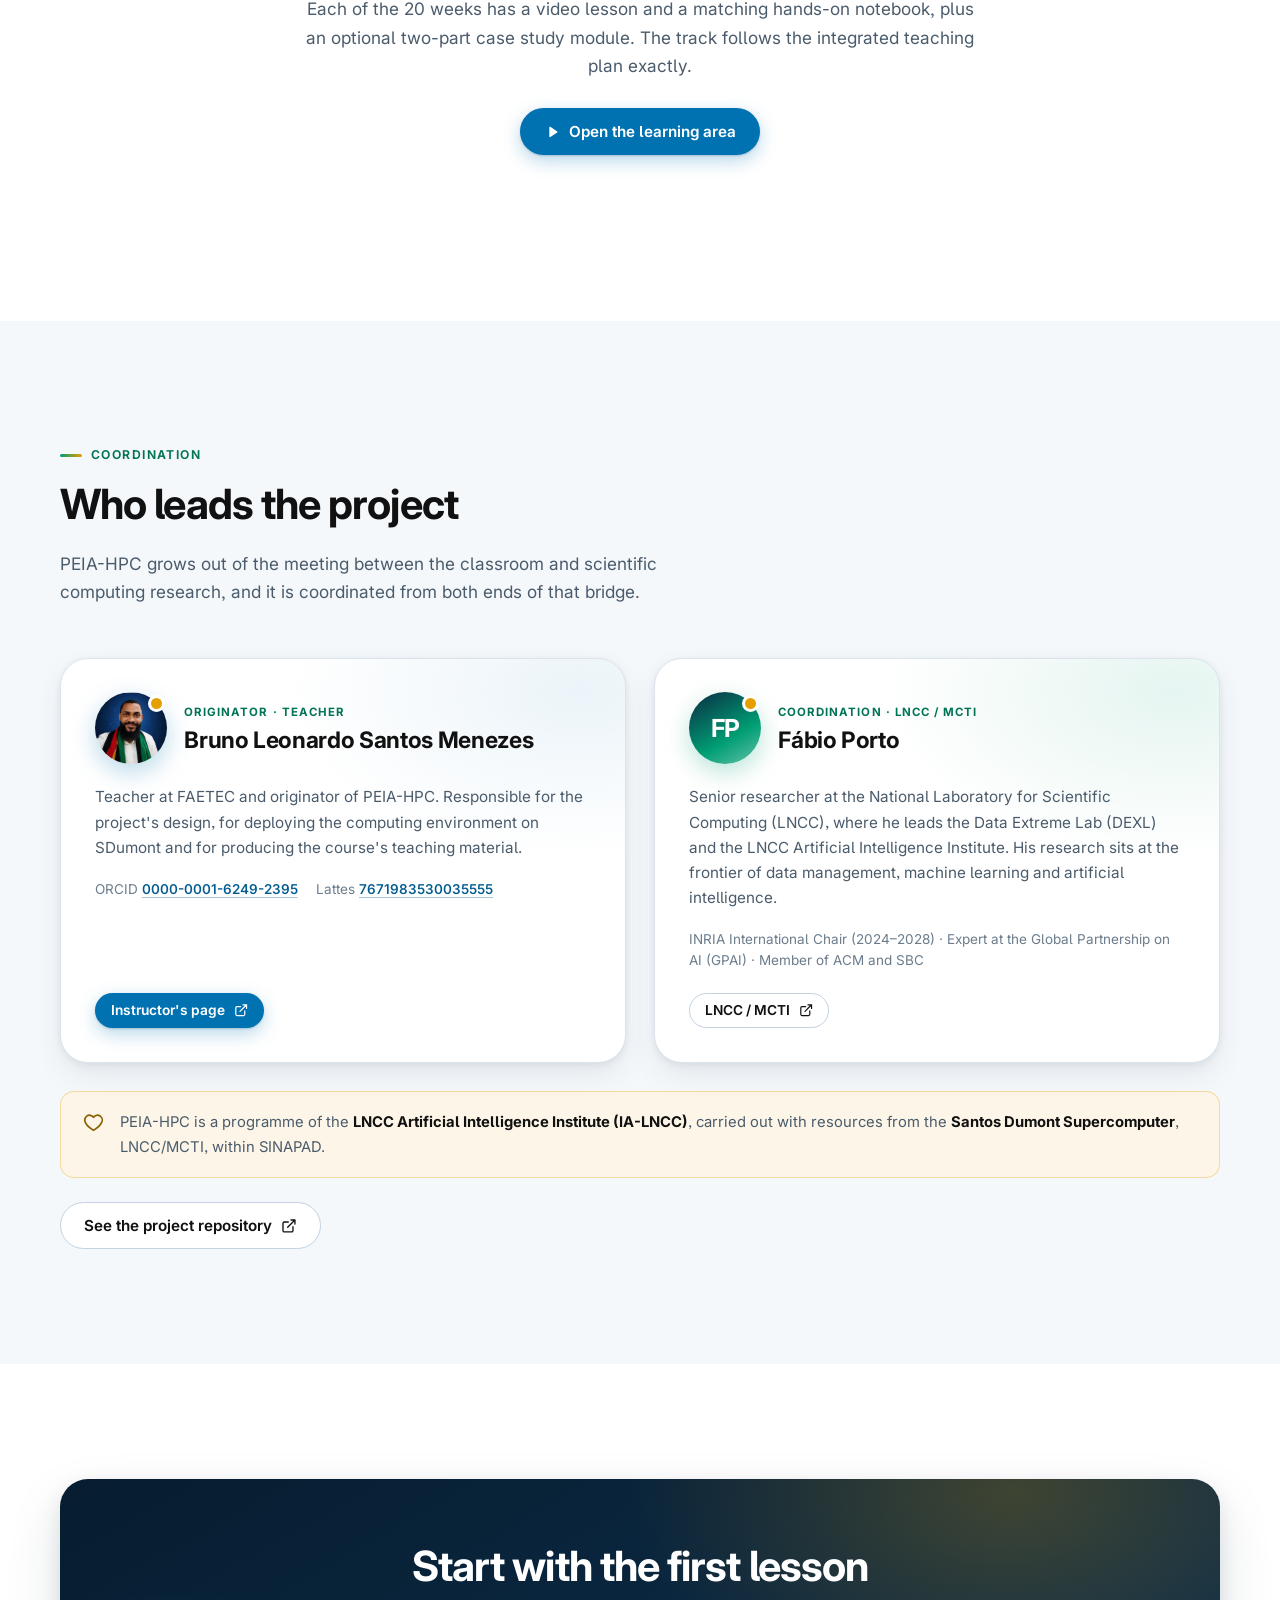
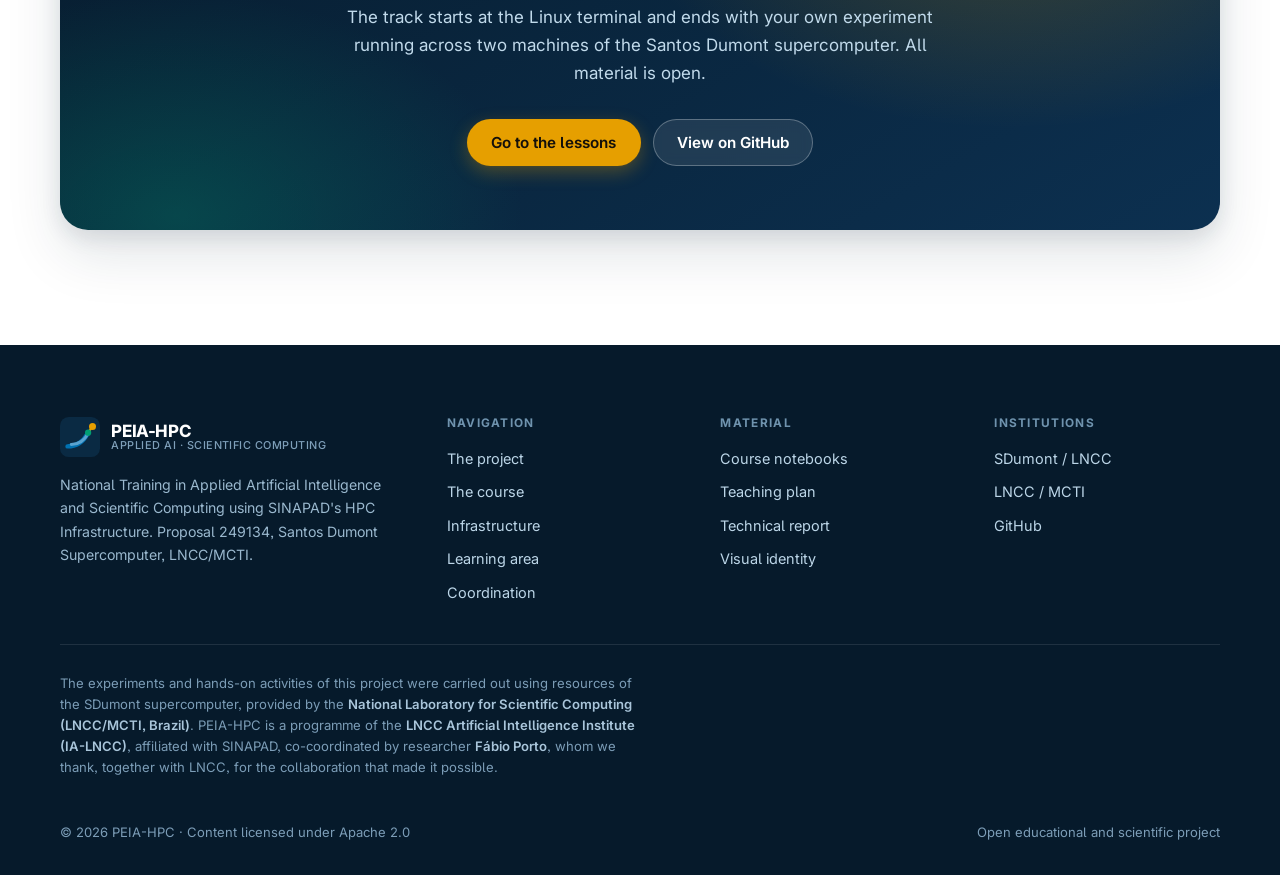
<file: peia-hpc/index.html>
<!DOCTYPE html>
<html lang="pt-BR">
<head>
<meta charset="utf-8">
<meta name="viewport" content="width=device-width, initial-scale=1">
<title>PEIA-HPC · Formação em IA aplicada e computação científica</title>
<meta name="description" data-i18n-content="meta.desc.index" content="Formação em Inteligência Artificial Aplicada do Instituto de Inteligência Artificial do LNCC, com prática real no supercomputador Santos Dumont.">
<meta name="author" content="Bruno Leonardo Santos Menezes">
<meta name="theme-color" content="#071d2f">

<link rel="icon" href="assets/img/favicon.svg" type="image/svg+xml">
<link rel="apple-touch-icon" href="assets/img/favicon.svg">
<link rel="canonical" href="https://brunoleomenezes.github.io/peia-hpc/">

<meta property="og:type" content="website">
<meta property="og:site_name" content="PEIA-HPC">
<meta property="og:title" content="PEIA-HPC · o supercomputador entra na sala de aula">
<meta property="og:description" content="Formação Nacional em Inteligência Artificial Aplicada e Computação Científica utilizando a infraestrutura HPC do SINAPAD. Formação do Instituto de IA do LNCC · Supercomputador SDumont, LNCC/MCTI.">
<meta property="og:url" content="https://brunoleomenezes.github.io/peia-hpc/">
<meta property="og:image" content="https://brunoleomenezes.github.io/peia-hpc/assets/img/peia-hpc-logo.svg">
<meta name="twitter:card" content="summary_large_image">

<link rel="preconnect" href="https://fonts.googleapis.com">
<link rel="preconnect" href="https://fonts.gstatic.com" crossorigin>
<link rel="stylesheet" href="https://fonts.googleapis.com/css2?family=Inter:wght@400;500;600;700;750&family=IBM+Plex+Mono:wght@400;500&display=swap">
<link rel="stylesheet" href="assets/css/estilo.css?v=6">
<noscript><style>.revelar{opacity:1;transform:none}</style></noscript>

<script type="application/ld+json">
{
  "@context": "https://schema.org",
  "@type": "Course",
  "name": "Inteligência Artificial Aplicada · PEIA-HPC",
  "description": "Curso de Qualificação Profissional em Inteligência Artificial Aplicada, com camada de Computação de Alto Desempenho executada no Supercomputador Santos Dumont (LNCC/MCTI).",
  "inLanguage": ["pt-BR", "en"],
  "url": "https://brunoleomenezes.github.io/peia-hpc/",
  "provider": {
    "@type": "ResearchOrganization",
    "name": "Instituto de Inteligência Artificial do LNCC (IA-LNCC)",
    "url": "https://www.lncc.br"
  },
  "author": [
    {
      "@type": "Person",
      "name": "Bruno Leonardo Santos Menezes",
      "url": "https://brunoleomenezes.github.io/",
      "identifier": "https://orcid.org/0000-0001-6249-2395",
      "affiliation": {
        "@type": "EducationalOrganization",
        "name": "FAETEC"
      }
    },
    {
      "@type": "Person",
      "name": "Fábio Porto",
      "affiliation": {
        "@type": "ResearchOrganization",
        "name": "Laboratório Nacional de Computação Científica (LNCC/MCTI)",
        "url": "https://www.lncc.br"
      }
    }
  ],
  "isAccessibleForFree": true,
  "license": "https://www.apache.org/licenses/LICENSE-2.0"
}
</script>
</head>

<body data-i18n-titulo="meta.titulo.index">

<a class="pular-para-conteudo" href="#conteudo" data-i18n="pular">Pular para o conteúdo</a>

<!-- ====================================================== Cabeçalho ==== -->
<header class="cabecalho" data-cabecalho>
  <div class="envoltorio cabecalho__interno">

    <a class="marca" href="index.html" aria-label="PEIA-HPC">
      <span class="marca__simbolo" aria-hidden="true">
        <svg viewBox="0 0 64 64">
          <rect width="64" height="64" rx="14" fill="#0A2A43"/>
          <g fill="none" stroke-linecap="round">
            <path d="M12 47 C 25 47, 37 40, 44 27" stroke="#0072B2" stroke-width="7"/>
            <path d="M18 44 C 29 44, 39 38, 45 26" stroke="#5AA3D0" stroke-width="4.5"/>
          </g>
          <line x1="45" y1="25" x2="52" y2="15" stroke="#E69F00" stroke-width="3.4" stroke-linecap="round"/>
          <circle cx="45" cy="25" r="5" fill="#009E73"/>
          <circle cx="52" cy="15" r="5.6" fill="#E69F00"/>
        </svg>
      </span>
      <span class="marca__texto">
        <span class="marca__nome">PEIA-HPC</span>
        <span class="marca__descritor" data-i18n="marca.descritor">IA aplicada · Computação científica</span>
      </span>
    </a>

    <button class="botao-icone abrir-menu" type="button" data-abrir-menu aria-expanded="false" aria-controls="navegacao" data-i18n-aria-label="nav.abrirMenu" aria-label="Abrir menu de navegação">
      <svg viewBox="0 0 24 24" fill="none" stroke="currentColor" stroke-width="2" stroke-linecap="round" aria-hidden="true"><path d="M4 7h16M4 12h16M4 17h16"/></svg>
    </button>

    <nav class="nav" id="navegacao" data-nav>
      <a class="nav__link" href="#projeto" data-i18n="nav.projeto">O projeto</a>
      <a class="nav__link" href="#curso" data-i18n="nav.curso">O curso</a>
      <a class="nav__link" href="#infraestrutura" data-i18n="nav.infra">Infraestrutura</a>
      <a class="nav__link" href="ensino.html" data-i18n="nav.ensino">Área de ensino</a>
      <a class="nav__link" href="#professor" data-i18n="nav.professor">Coordenação</a>

      <div class="ferramentas">
        <div class="seletor-idioma" role="group" data-i18n-aria-label="nav.idioma" aria-label="Idioma">
          <button class="seletor-idioma__opcao" type="button" data-idioma="pt" aria-pressed="true">PT</button>
          <button class="seletor-idioma__opcao" type="button" data-idioma="en" aria-pressed="false">EN</button>
        </div>
        <button class="botao-icone" type="button" data-alternar-tema aria-pressed="false" data-i18n-aria-label="nav.tema" aria-label="Alternar tema claro e escuro">
          <svg viewBox="0 0 24 24" fill="none" stroke="currentColor" stroke-width="2" stroke-linecap="round" stroke-linejoin="round" aria-hidden="true">
            <circle cx="12" cy="12" r="4"/>
            <path d="M12 2v2M12 20v2M4.9 4.9l1.4 1.4M17.7 17.7l1.4 1.4M2 12h2M20 12h2M4.9 19.1l1.4-1.4M17.7 6.3l1.4-1.4"/>
          </svg>
        </button>
      </div>
    </nav>

  </div>
</header>

<main id="conteudo">

<!-- ============================================================ Hero ==== -->
<section class="hero">

  <svg class="hero__malha" viewBox="0 0 1440 760" preserveAspectRatio="xMidYMid slice" aria-hidden="true">
    <defs>
      <pattern id="malha-hpc" width="72" height="72" patternUnits="userSpaceOnUse">
        <path d="M72 0H0V72" fill="none" stroke="rgba(143,192,224,0.16)" stroke-width="1"/>
        <circle cx="0" cy="0" r="1.8" fill="rgba(102,194,169,0.4)"/>
      </pattern>
    </defs>
    <rect width="1440" height="760" fill="url(#malha-hpc)"/>
    <g stroke="rgba(143,192,224,0.2)" stroke-width="1.2" fill="none">
      <path d="M120 640 L 300 520 L 520 570 L 700 430 L 900 480 L 1120 340 L 1320 400"/>
      <path d="M180 200 L 380 300 L 560 210 L 780 320 L 1010 230 L 1240 300"/>
    </g>
    <g fill="rgba(102,194,169,0.5)">
      <circle cx="300" cy="520" r="3.5"/><circle cx="700" cy="430" r="3.5"/>
      <circle cx="1120" cy="340" r="3.5"/><circle cx="380" cy="300" r="3"/>
      <circle cx="780" cy="320" r="3"/><circle cx="1010" cy="230" r="3"/>
    </g>
    <circle cx="1240" cy="300" r="5" fill="rgba(230,159,0,0.65)"/>
  </svg>

  <div class="envoltorio hero__grade">

    <div>
      <p class="hero__selo">
        <strong data-i18n="hero.selo.marca">SINAPAD 249134</strong>
        <span data-i18n="hero.selo.texto">Supercomputador Santos Dumont · LNCC/MCTI</span>
      </p>

      <h1 class="hero__titulo" data-i18n-html="hero.titulo">O supercomputador entra na <em>sala de aula</em></h1>

      <p class="hero__subtitulo" data-i18n="hero.sub">O PEIA-HPC leva a infraestrutura nacional de computação de alto desempenho para o ensino. O aluno não só usa ferramentas de IA: submete jobs, mede desempenho real de GPU e entende o que acontece por baixo do capô.</p>

      <div class="grupo-botoes hero__acoes">
        <a class="botao botao--acento" href="ensino.html">
          <svg viewBox="0 0 24 24" fill="currentColor" aria-hidden="true"><path d="M8 5.14v13.72a1 1 0 001.54.84l10.28-6.86a1 1 0 000-1.68L9.54 4.3A1 1 0 008 5.14z"/></svg>
          <span data-i18n="hero.btn.aulas">Entrar na área de ensino</span>
        </a>
        <a class="botao botao--fantasma-claro" href="#projeto" data-i18n="hero.btn.projeto">Conhecer o projeto</a>
      </div>

      <p class="hero__creditos">
        <span data-i18n="hero.cred.1">Instituto de IA do LNCC</span>
        <span data-i18n="hero.cred.2">SDumont · SINAPAD</span>
      </p>
    </div>

    <div class="hero__painel">
      <svg class="hero__simbolo" viewBox="190 95 675 395" role="img" aria-label="Símbolo PEIA-HPC: asa ascendente e grafo de nós">
        <title>PEIA-HPC · símbolo Asa-Nó</title>
        <g fill="none" stroke-linecap="round">
          <path class="asa-traco" d="M210 470 C 360 470, 520 400, 630 270" stroke="#0072B2" stroke-width="22"/>
          <path class="asa-traco" d="M252 448 C 390 448, 540 382, 636 262" stroke="#2C86C0" stroke-width="17"/>
          <path class="asa-traco" d="M300 432 C 430 432, 560 372, 640 258" stroke="#5AA3D0" stroke-width="13"/>
          <path class="asa-traco" d="M356 408 C 470 408, 578 360, 642 255" stroke="#8FC0E0" stroke-width="9"/>
        </g>
        <g fill="none" stroke-linecap="round">
          <line class="grafo-aresta" x1="648" y1="250" x2="660" y2="150" stroke="#009E73" stroke-width="6"/>
          <line class="grafo-aresta" x1="648" y1="250" x2="760" y2="290" stroke="#009E73" stroke-width="6"/>
          <line class="grafo-aresta" x1="648" y1="250" x2="770" y2="185" stroke="#009E73" stroke-width="5"/>
          <line class="grafo-aresta" x1="660" y1="150" x2="770" y2="185" stroke="#66C2A9" stroke-width="5"/>
          <line class="grafo-aresta" x1="770" y1="185" x2="835" y2="120" stroke="#E69F00" stroke-width="6"/>
        </g>
        <g>
          <circle class="grafo-no" cx="648" cy="250" r="20" fill="#0072B2"/>
          <circle class="grafo-no" cx="660" cy="150" r="15" fill="#009E73"/>
          <circle class="grafo-no" cx="770" cy="185" r="15" fill="#009E73"/>
          <circle class="grafo-no" cx="760" cy="290" r="13" fill="#009E73"/>
          <circle class="grafo-no grafo-no--acento" cx="835" cy="120" r="18" fill="#E69F00"/>
        </g>
      </svg>
      <p class="hero__legenda" data-i18n-html="hero.legenda"><strong>Asa-Nó</strong>: a asa do 14-Bis de Santos Dumont fundida a uma malha de nós de computação. Um único nó âmbar quebra a simetria e marca o ponto de inovação.</p>
    </div>

  </div>
</section>

<!-- ==================================================== Indicadores ==== -->
<section class="secao" style="padding-block: clamp(2rem, 4vw, 3rem);">
  <div class="envoltorio">
    <div class="indicadores revelar">
      <div class="indicador">
        <span class="indicador__valor">22</span>
        <span class="indicador__rotulo" data-i18n="ind.3.r">aulas com notebook prático</span>
      </div>
      <div class="indicador">
        <span class="indicador__valor">4×V100</span>
        <span class="indicador__rotulo" data-i18n="ind.4.r">GPUs V100 por nó, em NVLink</span>
      </div>
      <div class="indicador">
        <span class="indicador__valor">94%</span>
        <span class="indicador__rotulo" data-i18n="ind.5.r">eficiência de escala em 2 nós</span>
      </div>
    </div>
  </div>
</section>

<!-- ======================================================= O projeto ==== -->
<section class="secao secao--alt" id="projeto">
  <div class="envoltorio">

    <div class="secao__cabecalho revelar">
      <p class="selo" data-i18n="projeto.selo">O projeto</p>
      <h2 data-i18n="projeto.titulo">Verticalizar, não acrescentar</h2>
      <p class="texto-guia" data-i18n="projeto.texto">A formação em IA no ensino brasileiro costuma parar no uso de ferramentas prontas. Aqui, cada tópico do currículo aponta para um modelo de IA, e o percurso desce em profundidade sobre o mesmo objeto, até o aluno rodar, medir e ajustar esse modelo em um supercomputador nacional.</p>
    </div>

    <div class="grade grade--3">

      <article class="cartao cartao--interativo revelar">
        <div class="cartao__icone" aria-hidden="true">
          <svg viewBox="0 0 24 24" fill="none" stroke="currentColor" stroke-width="2" stroke-linecap="round" stroke-linejoin="round"><path d="M12 3v18M12 21l-5-4M12 21l5-4M5 7h14M7 12h10"/></svg>
        </div>
        <h3 data-i18n="projeto.c1.t">O mesmo objeto, duas profundidades</h3>
        <p data-i18n="projeto.c1.p">A camada de HPC não é matéria nova no fim do curso. É o "por baixo do capô" de tudo que a turma já usa desde a primeira semana.</p>
      </article>

      <article class="cartao cartao--interativo revelar">
        <div class="cartao__icone cartao__icone--teal" aria-hidden="true">
          <svg viewBox="0 0 24 24" fill="none" stroke="currentColor" stroke-width="2" stroke-linecap="round" stroke-linejoin="round"><rect x="3" y="4" width="18" height="7" rx="2"/><rect x="3" y="13" width="18" height="7" rx="2"/><path d="M7 7.5h.01M7 16.5h.01"/></svg>
        </div>
        <h3 data-i18n="projeto.c2.t">Infraestrutura nacional de verdade</h3>
        <p data-i18n="projeto.c2.p">As práticas rodam no Santos Dumont, o supercomputador Tier-0 do SINAPAD, no LNCC. Nada de simulador.</p>
      </article>

      <article class="cartao cartao--interativo revelar">
        <div class="cartao__icone cartao__icone--ambar" aria-hidden="true">
          <svg viewBox="0 0 24 24" fill="none" stroke="currentColor" stroke-width="2" stroke-linecap="round" stroke-linejoin="round"><path d="M9 3H5a2 2 0 00-2 2v14a2 2 0 002 2h14a2 2 0 002-2v-4"/><path d="M14 3h7v7M21 3l-9 9"/></svg>
        </div>
        <h3 data-i18n="projeto.c3.t">Aberto, auditável, reprodutível</h3>
        <p data-i18n="projeto.c3.p">Todo o material é público sob Apache 2.0. O registro dos erros tem valor didático equivalente ao dos acertos.</p>
      </article>

    </div>
  </div>
</section>

<!-- ========================================================= O curso ==== -->
<section class="secao" id="curso">
  <div class="envoltorio">

    <div class="secao__cabecalho revelar">
      <p class="selo" data-i18n="curso.selo">O curso</p>
      <h2 data-i18n="curso.titulo">Inteligência Artificial Aplicada</h2>
      <p class="texto-guia" data-i18n="curso.texto">Formação oferecida pelo Instituto de Inteligência Artificial do LNCC (IA-LNCC), no eixo de Informação e Comunicação. O percurso se organiza em cinco fases, alinhando semana a semana cada tópico do currículo à sua camada de HPC correspondente.</p>
    </div>


    <h3 class="revelar" style="margin-bottom: 1.25rem;" data-i18n="curso.fases.titulo">As cinco fases</h3>

    <div class="fases">

      <article class="fase fase--0 revelar">
        <div class="fase__numero" aria-hidden="true">0</div>
        <div class="fase__corpo">
          <h3 data-i18n="fase.0.t">Fundamentos e prontidão</h3>
          <p data-i18n="fase.0.p">Terminal Linux, acesso remoto por VPN e SSH, e o primeiro job no escalonador de filas.</p>
        </div>
        <div class="fase__meta">
          <span class="fase__semanas" data-i18n="fase.0.s">Semanas 1–4</span>
          <span class="fase__marco" data-i18n="fase.0.m">Nível 0</span>
        </div>
      </article>

      <article class="fase fase--1 revelar">
        <div class="fase__numero" aria-hidden="true">1</div>
        <div class="fase__corpo">
          <h3 data-i18n="fase.1.t">Ferramentas como inferência</h3>
          <p data-i18n="fase.1.p">Do ChatGPT no navegador ao seu próprio modelo rodando como job na GPU do SDumont.</p>
        </div>
        <div class="fase__meta">
          <span class="fase__semanas" data-i18n="fase.1.s">Semanas 5–9</span>
          <span class="fase__marco" data-i18n="fase.1.m">Nível 1</span>
        </div>
      </article>

      <article class="fase fase--2 revelar">
        <div class="fase__numero" aria-hidden="true">2</div>
        <div class="fase__corpo">
          <h3 data-i18n="fase.2.t">Geração multimídia e Slurm</h3>
          <p data-i18n="fase.2.p">Imagem, vídeo e áudio como inferência; depuração, benchmark de throughput e higiene de cota.</p>
        </div>
        <div class="fase__meta">
          <span class="fase__semanas" data-i18n="fase.2.s">Semanas 10–14</span>
          <span class="fase__marco" data-i18n="fase.2.m">Slurm consolidado</span>
        </div>
      </article>

      <article class="fase fase--3 revelar">
        <div class="fase__numero" aria-hidden="true">3</div>
        <div class="fase__corpo">
          <h3 data-i18n="fase.3.t">Treino, ajuste fino e escala</h3>
          <p data-i18n="fase.3.p">Treinar em vez de só inferir: ajuste fino, escala forte e fraca, e os limites da alocação.</p>
        </div>
        <div class="fase__meta">
          <span class="fase__semanas" data-i18n="fase.3.s">Semanas 15–18</span>
          <span class="fase__marco" data-i18n="fase.3.m">Nível 2</span>
        </div>
      </article>

      <article class="fase fase--4 revelar">
        <div class="fase__numero" aria-hidden="true">4</div>
        <div class="fase__corpo">
          <h3 data-i18n="fase.4.t">Culminância integrada</h3>
          <p data-i18n="fase.4.p">Documentação reprodutível do experimento e apresentação do projeto final com dados reais medidos.</p>
        </div>
        <div class="fase__meta">
          <span class="fase__semanas" data-i18n="fase.4.s">Semanas 19–20</span>
          <span class="fase__marco" data-i18n="fase.4.m">Projeto integrado</span>
        </div>
      </article>

    </div>

    <div class="grupo-botoes revelar" style="margin-top: 1.75rem;">
      <a class="botao botao--contorno"
         href="plano.html">
        <span data-i18n="curso.btn.plano">Ler o plano de ensino integrado</span>
        <svg viewBox="0 0 24 24" fill="none" stroke="currentColor" stroke-width="2" stroke-linecap="round" stroke-linejoin="round" aria-hidden="true"><path d="M18 13v6a2 2 0 01-2 2H5a2 2 0 01-2-2V8a2 2 0 012-2h6M15 3h6v6M10 14L21 3"/></svg>
      </a>
    </div>

  </div>
</section>

<!-- ================================================= Infraestrutura ==== -->
<section class="secao secao--alt" id="infraestrutura">
  <div class="envoltorio">

    <div class="secao__cabecalho revelar">
      <p class="selo" data-i18n="infra.selo">Infraestrutura e resultados</p>
      <h2 data-i18n="infra.titulo">Medido dentro do cluster, não copiado da documentação</h2>
      <p class="texto-guia" data-i18n="infra.texto">Toda especificação abaixo foi obtida dentro de jobs submetidos ao SDumont. Os benchmarks de comunicação e de treino são os mesmos que a turma reproduz nas Fases 2 e 3. É assim que o aluno aprende a ler um número de desempenho.</p>
    </div>

    <div class="grade grade--2">

      <div class="tabela-rolagem revelar">
        <table>
          <caption data-i18n="infra.no.cap">Nó de computação · partição sequana_gpu_dev</caption>
          <thead>
            <tr>
              <th scope="col" data-i18n="infra.th.componente">Componente</th>
              <th scope="col" data-i18n="infra.th.especificacao">Especificação</th>
            </tr>
          </thead>
          <tbody>
            <tr><td data-i18n="infra.no.1.r">GPU</td><td data-i18n="infra.no.1.v">4 × NVIDIA Tesla V100-SXM2, 32 GB cada</td></tr>
            <tr><td data-i18n="infra.no.2.r">Interconexão entre GPUs</td><td data-i18n="infra.no.2.v">NVLink 2.0, dois enlaces por par, topologia all-to-all</td></tr>
            <tr><td data-i18n="infra.no.3.r">CPU</td><td data-i18n="infra.no.3.v">48 núcleos, dois sockets, dois domínios NUMA</td></tr>
            <tr><td data-i18n="infra.no.4.r">Memória</td><td data-i18n="infra.no.4.v">376 GB disponíveis</td></tr>
            <tr><td data-i18n="infra.no.5.r">Rede</td><td data-i18n="infra.no.5.v">2 × Mellanox InfiniBand, com afinidade NUMA por par de GPUs</td></tr>
            <tr><td data-i18n="infra.no.6.r">Armazenamento</td><td data-i18n="infra.no.6.v">/prj: 649 TB em NFS · /scratch: 1,4 PB em Lustre</td></tr>
          </tbody>
        </table>
      </div>

      <div class="tabela-rolagem revelar">
        <table>
          <caption data-i18n="infra.nccl.cap">All-reduce NCCL em um nó com 4 GPUs</caption>
          <thead>
            <tr>
              <th scope="col" data-i18n="infra.th.mensagem">Tamanho da mensagem</th>
              <th scope="col" data-i18n="infra.th.latencia">Latência</th>
              <th scope="col" data-i18n="infra.th.banda">Largura de banda de barramento</th>
            </tr>
          </thead>
          <tbody>
            <tr><td class="num">64 MB</td><td class="num">0,94 ms</td><td class="num">100,0 GB/s</td></tr>
            <tr><td class="num">256 MB</td><td class="num">3,49 ms</td><td class="num">107,4 GB/s</td></tr>
            <tr><td class="num">1024 MB</td><td class="num">13,29 ms</td><td class="num">112,9 GB/s</td></tr>
          </tbody>
        </table>
      </div>

    </div>

    <div class="tabela-rolagem revelar" style="margin-top: var(--gap);">
      <table>
        <caption data-i18n="infra.treino.cap">Treino de modelo de 355 M parâmetros · DDP em fp16</caption>
        <thead>
          <tr>
            <th scope="col" data-i18n="infra.th.config">Configuração</th>
            <th scope="col" data-i18n="infra.th.gpus">GPUs</th>
            <th scope="col" data-i18n="infra.th.tokens">Tokens por segundo</th>
            <th scope="col" data-i18n="infra.th.passo">Tempo de passo</th>
            <th scope="col" data-i18n="infra.th.eficiencia">Eficiência de escala</th>
          </tr>
        </thead>
        <tbody>
          <tr>
            <td data-i18n="infra.treino.1.r">1 nó</td>
            <td class="num">4</td><td class="num">40.967</td><td class="num">400 ms</td>
            <td class="num" data-i18n="infra.treino.1.e">referência</td>
          </tr>
          <tr>
            <td data-i18n="infra.treino.2.r">2 nós</td>
            <td class="num">8</td><td class="num">76.991</td><td class="num">426 ms</td>
            <td class="num destaque-valor">94,0%</td>
          </tr>
        </tbody>
      </table>
    </div>

    <div class="nota revelar" style="margin-top: var(--gap);">
      <svg viewBox="0 0 24 24" fill="none" stroke="currentColor" stroke-width="2" stroke-linecap="round" stroke-linejoin="round" aria-hidden="true"><circle cx="12" cy="12" r="9"/><path d="M12 16v-5M12 8h.01"/></svg>
      <p data-i18n-html="infra.nota"><strong>A eficiência de 94% em dois nós</strong> demonstra que a InfiniBand não constitui gargalo nessa escala.</p>
    </div>

    <div class="grupo-botoes revelar" style="margin-top: 1.75rem;">
      <a class="botao botao--contorno"
         href="relatorio.html">
        <span data-i18n="infra.btn.relatorio">Ler o relatório técnico completo</span>
        <svg viewBox="0 0 24 24" fill="none" stroke="currentColor" stroke-width="2" stroke-linecap="round" stroke-linejoin="round" aria-hidden="true"><path d="M18 13v6a2 2 0 01-2 2H5a2 2 0 01-2-2V8a2 2 0 012-2h6M15 3h6v6M10 14L21 3"/></svg>
      </a>
    </div>

  </div>
</section>

<!-- ============================================ Chamada área de ensino == -->
<section class="secao" id="ensino">
  <div class="envoltorio">
    <div class="secao__cabecalho secao__cabecalho--centro revelar">
      <p class="selo" data-i18n="teaser.selo">Área de ensino</p>
      <h2 data-i18n="teaser.titulo">As aulas, semana a semana</h2>
      <p class="texto-guia texto-guia--centro" data-i18n="teaser.texto">Cada uma das 20 semanas tem uma aula em vídeo e um notebook prático correspondente, além do módulo opcional de estudo de caso em duas partes. A trilha segue exatamente o plano de ensino integrado.</p>
      <div class="grupo-botoes" style="justify-content: center; margin-top: 1.75rem;">
        <a class="botao botao--primario" href="ensino.html">
          <svg viewBox="0 0 24 24" fill="currentColor" aria-hidden="true"><path d="M8 5.14v13.72a1 1 0 001.54.84l10.28-6.86a1 1 0 000-1.68L9.54 4.3A1 1 0 008 5.14z"/></svg>
          <span data-i18n="teaser.btn">Abrir a área de ensino</span>
        </a>
      </div>
    </div>
  </div>
</section>

<!-- ===================================================== Coordenação ==== -->
<section class="secao secao--alt" id="professor">
  <div class="envoltorio">

    <div class="secao__cabecalho revelar">
      <p class="selo" data-i18n="coord.selo">Coordenação</p>
      <h2 data-i18n="coord.titulo">Quem conduz o projeto</h2>
      <p class="texto-guia" data-i18n="coord.texto">O PEIA-HPC nasce do encontro entre a sala de aula do ensino e a pesquisa em computação científica, e é coordenado pelas duas pontas dessa ponte.</p>
    </div>

    <div class="coordenacao">

      <article class="coordenador revelar">
        <header class="coordenador__topo">
          <div class="coordenador__retrato coordenador__retrato--foto" aria-hidden="true">
              <img src="assets/img/bruno-menezes.jpg" alt="" width="72" height="72" loading="lazy" decoding="async">
            </div>
          <div>
            <p class="coordenador__papel" data-i18n="coord.b.papel">Idealizador · Professor</p>
            <h3 class="coordenador__nome" data-i18n="coord.b.nome">Bruno Leonardo Santos Menezes</h3>
          </div>
        </header>

        <p class="coordenador__bio" data-i18n="coord.b.bio">Professor da FAETEC e idealizador do PEIA-HPC. Responsável pela concepção do projeto, pela implantação do ambiente computacional no SDumont e pela produção do material didático do curso.</p>

        <p class="coordenador__ids">
          <span>ORCID <a href="https://orcid.org/0000-0001-6249-2395" target="_blank" rel="noopener noreferrer">0000-0001-6249-2395</a></span>
          <span>Lattes <a href="http://lattes.cnpq.br/7671983530035555" target="_blank" rel="noopener noreferrer">7671983530035555</a></span>
        </p>

        <div class="grupo-botoes">
          <a class="botao botao--primario botao--pequeno" href="https://brunoleomenezes.github.io/" target="_blank" rel="noopener noreferrer">
            <span data-i18n="coord.b.btn">Página do professor</span>
            <svg viewBox="0 0 24 24" fill="none" stroke="currentColor" stroke-width="2" stroke-linecap="round" stroke-linejoin="round" aria-hidden="true"><path d="M18 13v6a2 2 0 01-2 2H5a2 2 0 01-2-2V8a2 2 0 012-2h6M15 3h6v6M10 14L21 3"/></svg>
            </a>
        </div>
      </article>

      <article class="coordenador coordenador--lncc revelar">
        <header class="coordenador__topo">
          <div class="coordenador__retrato" aria-hidden="true">FP</div>
          <div>
            <p class="coordenador__papel" data-i18n="coord.f.papel">Coordenação · LNCC / MCTI</p>
            <h3 class="coordenador__nome" data-i18n="coord.f.nome">Fábio Porto</h3>
          </div>
        </header>

        <p class="coordenador__bio" data-i18n="coord.f.bio">Pesquisador sênior do Laboratório Nacional de Computação Científica (LNCC), onde coordena o Data Extreme Lab (DEXL) e o Instituto de Inteligência Artificial do LNCC. Pesquisa na fronteira entre gerenciamento de dados, aprendizado de máquina e inteligência artificial.</p>

        <p class="coordenador__ids coordenador__ids--linha" data-i18n="coord.f.detalhe">Cátedra Internacional do INRIA (2024–2028) · Especialista do Global Partnership on AI (GPAI) · Membro da ACM e da SBC</p>

        <div class="grupo-botoes">
          <a class="botao botao--contorno botao--pequeno" href="https://www.lncc.br" target="_blank" rel="noopener noreferrer">
            <span>LNCC / MCTI</span>
            <svg viewBox="0 0 24 24" fill="none" stroke="currentColor" stroke-width="2" stroke-linecap="round" stroke-linejoin="round" aria-hidden="true"><path d="M18 13v6a2 2 0 01-2 2H5a2 2 0 01-2-2V8a2 2 0 012-2h6M15 3h6v6M10 14L21 3"/></svg>
            <span class="oculto-visual" data-i18n="nav.novaAba">abre em nova aba</span>
          </a>
        </div>
      </article>

    </div>

    <div class="nota revelar" style="margin-top: var(--gap);">
      <svg viewBox="0 0 24 24" fill="none" stroke="currentColor" stroke-width="2" stroke-linecap="round" stroke-linejoin="round" aria-hidden="true"><path d="M12 21s-7-4.35-9-8.5A5.5 5.5 0 0112 6a5.5 5.5 0 019 6.5C19 16.65 12 21 12 21z"/></svg>
      <p data-i18n-html="apoio.nota">O PEIA-HPC é uma formação do <strong>Instituto de Inteligência Artificial do LNCC (IA-LNCC)</strong>.</p>
    </div>

    <div class="grupo-botoes revelar" style="margin-top: 1.5rem;">
      <a class="botao botao--contorno" href="https://github.com/brunoleomenezes/peia-hpc" target="_blank" rel="noopener noreferrer">
        <span data-i18n="coord.btn.repo">Ver o repositório do projeto</span>
        <svg viewBox="0 0 24 24" fill="none" stroke="currentColor" stroke-width="2" stroke-linecap="round" stroke-linejoin="round" aria-hidden="true"><path d="M18 13v6a2 2 0 01-2 2H5a2 2 0 01-2-2V8a2 2 0 012-2h6M15 3h6v6M10 14L21 3"/></svg>
        <span class="oculto-visual" data-i18n="nav.novaAba">abre em nova aba</span>
      </a>
    </div>

  </div>
</section>

<!-- ==================================================== Chamada final ==== -->
<section class="secao">
  <div class="envoltorio">
    <div class="chamada revelar">
      <h2 data-i18n="cta.titulo">Comece pela primeira aula</h2>
      <p data-i18n="cta.texto">A trilha começa no terminal Linux e termina com o seu próprio experimento rodando em duas máquinas do supercomputador Santos Dumont. Todo o material é aberto.</p>
      <div class="grupo-botoes">
        <a class="botao botao--acento" href="ensino.html" data-i18n="cta.btn1">Ir para as aulas</a>
        <a class="botao botao--fantasma-claro" href="https://github.com/brunoleomenezes/peia-hpc" target="_blank" rel="noopener noreferrer" data-i18n="cta.btn2">Ver no GitHub</a>
      </div>
    </div>
  </div>
</section>

</main>

<!-- ========================================================== Rodapé ==== -->
<footer class="rodape">
  <div class="envoltorio">

    <div class="rodape__grade">

      <div>
        <a class="rodape__marca" href="index.html" aria-label="PEIA-HPC">
          <span class="marca__simbolo" aria-hidden="true">
            <svg viewBox="0 0 64 64">
              <rect width="64" height="64" rx="14" fill="#0A2A43"/>
              <g fill="none" stroke-linecap="round">
                <path d="M12 47 C 25 47, 37 40, 44 27" stroke="#0072B2" stroke-width="7"/>
                <path d="M18 44 C 29 44, 39 38, 45 26" stroke="#5AA3D0" stroke-width="4.5"/>
              </g>
              <line x1="45" y1="25" x2="52" y2="15" stroke="#E69F00" stroke-width="3.4" stroke-linecap="round"/>
              <circle cx="45" cy="25" r="5" fill="#009E73"/>
              <circle cx="52" cy="15" r="5.6" fill="#E69F00"/>
            </svg>
          </span>
          <span class="marca__texto">
            <span class="marca__nome">PEIA-HPC</span>
            <span class="marca__descritor" data-i18n="marca.descritor">IA aplicada · Computação científica</span>
          </span>
        </a>
        <p class="rodape__sobre" data-i18n="rodape.sobre">Formação Nacional em Inteligência Artificial Aplicada e Computação Científica utilizando Infraestrutura HPC do SINAPAD. Proposta 249134, Supercomputador Santos Dumont, LNCC/MCTI.</p>
      </div>

      <div>
        <h3 data-i18n="rodape.col1">Navegação</h3>
        <ul>
          <li><a href="#projeto" data-i18n="nav.projeto">O projeto</a></li>
          <li><a href="#curso" data-i18n="nav.curso">O curso</a></li>
          <li><a href="#infraestrutura" data-i18n="nav.infra">Infraestrutura</a></li>
          <li><a href="ensino.html" data-i18n="nav.ensino">Área de ensino</a></li>
          <li><a href="https://brunoleomenezes.github.io/" target="_blank" rel="noopener noreferrer" data-i18n="nav.professor">Coordenação</a></li>
        </ul>
      </div>

      <div>
        <h3 data-i18n="rodape.col2">Material</h3>
        <ul>
          <li><a data-href-pt="https://github.com/brunoleomenezes/peia-hpc/blob/main/notebooks/README.md" data-href-en="https://github.com/brunoleomenezes/peia-hpc/blob/main/notebooks/en/README.md" href="https://github.com/brunoleomenezes/peia-hpc/blob/main/notebooks/README.md" target="_blank" rel="noopener noreferrer" data-i18n="rodape.link.notebooks">Notebooks das aulas</a></li>
          <li><a href="plano.html" data-i18n="rodape.link.plano">Plano de ensino</a></li>
          <li><a href="relatorio.html" data-i18n="rodape.link.relatorio">Relatório técnico</a></li>
          <li><a href="identidade.html" data-i18n="rodape.link.identidade">Identidade visual</a></li>
        </ul>
      </div>

      <div>
        <h3 data-i18n="rodape.col3">Instituições</h3>
        <ul>
          <li><a href="https://sdumont.lncc.br" target="_blank" rel="noopener noreferrer">SDumont / LNCC</a></li>
          <li><a href="https://www.lncc.br" target="_blank" rel="noopener noreferrer">LNCC / MCTI</a></li>
          <li><a href="https://github.com/brunoleomenezes/peia-hpc" target="_blank" rel="noopener noreferrer">GitHub</a></li>
        </ul>
      </div>

    </div>

    <p class="rodape__agradecimento" data-i18n-html="rodape.agradecimento">Os experimentos e as atividades práticas deste projeto foram realizados com recursos do Supercomputador SDumont, do <strong>Laboratório Nacional de Computação Científica (LNCC/MCTI)</strong>.</p>

    <div class="rodape__base">
      <span>© 2026 PEIA-HPC · <span data-i18n="rodape.licenca">Conteúdo licenciado sob Apache 2.0</span></span>
      <span data-i18n="rodape.direitos">Projeto educacional e científico aberto</span>
    </div>

  </div>
</footer>

<script src="assets/js/i18n.js?v=6"></script>
<script src="assets/js/site.js?v=6"></script>
</body>
</html>
</file>
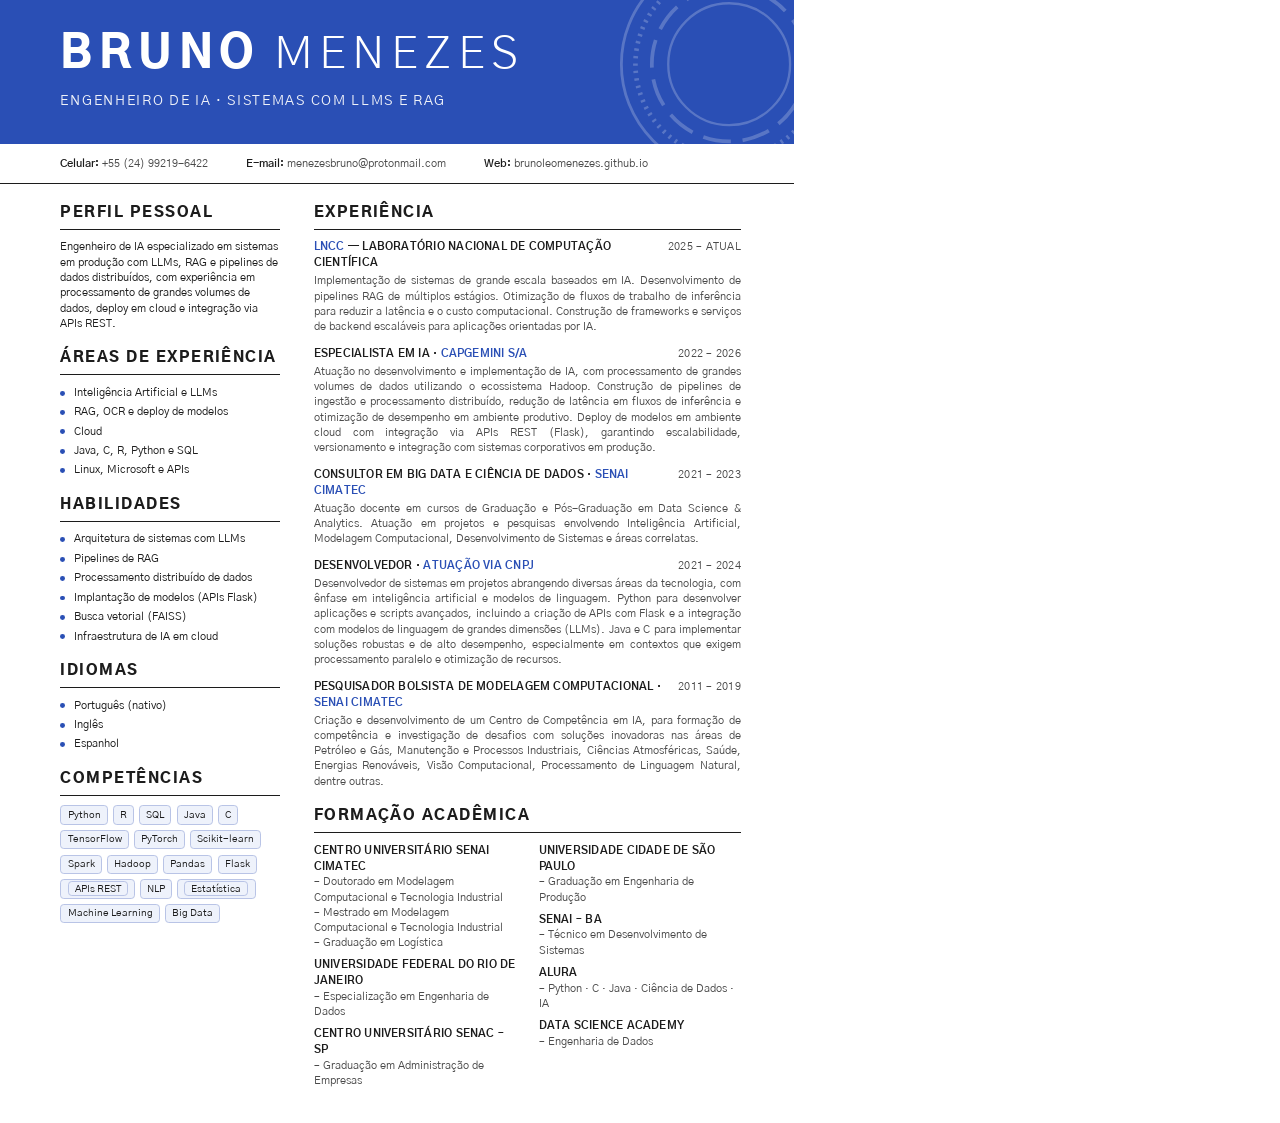
<file: cv-src/cv.html>
<!doctype html>
<!--
  Fonte dos currículos em PDF (assets/Bruno_Menezes_CV_PT.pdf e _EN.pdf).
  Cada bloco tem as versões .pt e .en; o build.js gera um PDF por idioma.
  Para regerar: node cv-src/build.js
-->
<html lang="pt-BR">
<head>
<meta charset="utf-8">
<meta name="robots" content="noindex">
<title>Bruno Menezes — CV</title>
<link rel="preconnect" href="https://fonts.googleapis.com">
<link rel="preconnect" href="https://fonts.gstatic.com" crossorigin>
<link href="https://fonts.googleapis.com/css2?family=Gothic+A1:wght@300;400;600;700;900&display=swap" rel="stylesheet">
<style>
  @page { size: A4; margin: 0; }
  :root {
    --blue: #2a4fb5;
    --ink: #1c1c1c;
    --muted: #4a4a4a;
    --rule: #1c1c1c;
  }
  * { box-sizing: border-box; margin: 0; padding: 0; }
  html, body { width: 210mm; height: 297mm; }
  body {
    font-family: 'Gothic A1', 'Helvetica Neue', Arial, sans-serif;
    color: var(--ink);
    background: #fff;
    font-size: 8.3pt;
    line-height: 1.38;
    -webkit-print-color-adjust: exact;
    print-color-adjust: exact;
  }
  body.lang-pt .en, body.lang-en .pt { display: none !important; }

  header {
    background: var(--blue);
    color: #fff;
    height: 38mm;
    display: flex;
    align-items: center;
    padding: 0 16mm;
    position: relative;
    overflow: hidden;
  }
  header .ring {
    position: absolute; right: -14mm; top: -14mm; width: 62mm; height: 62mm;
    opacity: .22;
  }
  header h1 {
    font-size: 34pt;
    letter-spacing: .14em;
    font-weight: 300;
    line-height: 1;
    white-space: nowrap;
  }
  header h1 b { font-weight: 900; margin-right: .3em; }
  header .role {
    margin-top: 4mm;
    font-size: 10.5pt;
    letter-spacing: .12em;
    font-weight: 400;
    text-transform: uppercase;
    opacity: .92;
  }
  .contact {
    display: flex; gap: 10mm; justify-content: flex-start;
    padding: 3.2mm 16mm; font-size: 8.4pt; color: var(--muted);
    border-bottom: 1.2pt solid var(--rule);
  }
  .contact span strong { color: var(--ink); font-weight: 600; }

  .grid {
    display: grid;
    grid-template-columns: 58mm 1fr;
    gap: 0 9mm;
    padding: 5mm 14mm 0 16mm;
  }
  h2 {
    font-size: 11pt;
    font-weight: 900;
    letter-spacing: .1em;
    text-transform: uppercase;
    padding-bottom: 1.4mm;
    border-bottom: 1.2pt solid var(--rule);
    margin-bottom: 2.6mm;
  }
  aside section, main section { margin-bottom: 4.6mm; }
  aside p { text-align: left; }
  ul.dots { list-style: none; }
  ul.dots li { position: relative; padding-left: 3.6mm; margin-bottom: 1.1mm; }
  ul.dots li::before {
    content: ""; position: absolute; left: 0; top: 1.55mm;
    width: 1.3mm; height: 1.3mm; border-radius: 50%; background: var(--blue);
  }
  .tags { display: flex; flex-wrap: wrap; gap: 1.4mm; }
  .tags span {
    border: .6pt solid #b9c4e6; color: var(--ink); background: #eef2fb;
    border-radius: 1mm; padding: .4mm 1.6mm; font-size: 7.8pt;
  }

  .job { margin-bottom: 3mm; break-inside: avoid; }
  .job h3 {
    display: flex; justify-content: space-between; align-items: baseline; gap: 3mm;
    font-size: 8.6pt; font-weight: 700; letter-spacing: .02em; text-transform: uppercase;
  }
  .job h3 .org { color: var(--blue); }
  .job .when { font-weight: 400; color: var(--muted); white-space: nowrap; flex: none; }
  .job p { color: var(--muted); text-align: justify; margin-top: .6mm; }

  .edu { margin-bottom: 1.8mm; break-inside: avoid; }
  .edu h3 { font-size: 8.6pt; font-weight: 700; text-transform: uppercase; letter-spacing: .02em; }
  .edu ul { list-style: none; color: var(--muted); }
  .edu li::before { content: "– "; }
  .edu-grid { display: grid; grid-template-columns: 1fr 1fr; gap: 0 6mm; }
</style>
</head>
<body class="lang-pt">
  <header>
    <svg class="ring" viewBox="0 0 100 100" fill="none" stroke="#fff" aria-hidden="true">
      <circle cx="50" cy="50" r="46" stroke-width="1.2"/>
      <circle cx="50" cy="50" r="40" stroke-width="2" stroke-dasharray="1 2.2"/>
      <circle cx="50" cy="50" r="33" stroke-width="1.6" stroke-dasharray="12 5"/>
      <circle cx="50" cy="50" r="26" stroke-width="1"/>
    </svg>
    <div>
      <h1><b>BRUNO</b>MENEZES</h1>
      <p class="role pt">Engenheiro de IA · Sistemas com LLMs e RAG</p>
      <p class="role en">AI Engineer · LLM &amp; RAG Systems</p>
    </div>
  </header>

  <div class="contact">
    <span><strong class="pt">Celular:</strong><strong class="en">Phone:</strong> +55 (24) 99219-6422</span>
    <span><strong>E-mail:</strong> menezesbruno@protonmail.com</span>
    <span><strong>Web:</strong> brunoleomenezes.github.io</span>
  </div>

  <div class="grid">
    <aside>
      <section>
        <h2><span class="pt">Perfil pessoal</span><span class="en">Profile</span></h2>
        <p class="pt">Engenheiro de IA especializado em sistemas em produção com LLMs, RAG e pipelines de dados distribuídos, com experiência em processamento de grandes volumes de dados, deploy em cloud e integração via APIs REST.</p>
        <p class="en">AI engineer specializing in production systems built on LLMs, RAG and distributed data pipelines, with experience in large-scale data processing, cloud deployment and integration through REST APIs.</p>
      </section>

      <section>
        <h2><span class="pt">Áreas de experiência</span><span class="en">Areas of expertise</span></h2>
        <ul class="dots pt">
          <li>Inteligência Artificial e LLMs</li>
          <li>RAG, OCR e deploy de modelos</li>
          <li>Cloud</li>
          <li>Java, C, R, Python e SQL</li>
          <li>Linux, Microsoft e APIs</li>
        </ul>
        <ul class="dots en">
          <li>Artificial Intelligence and LLMs</li>
          <li>RAG, OCR and model deployment</li>
          <li>Cloud</li>
          <li>Java, C, R, Python and SQL</li>
          <li>Linux, Microsoft and APIs</li>
        </ul>
      </section>

      <section>
        <h2><span class="pt">Habilidades</span><span class="en">Skills</span></h2>
        <ul class="dots pt">
          <li>Arquitetura de sistemas com LLMs</li>
          <li>Pipelines de RAG</li>
          <li>Processamento distribuído de dados</li>
          <li>Implantação de modelos (APIs Flask)</li>
          <li>Busca vetorial (FAISS)</li>
          <li>Infraestrutura de IA em cloud</li>
        </ul>
        <ul class="dots en">
          <li>LLM system architecture</li>
          <li>RAG pipelines</li>
          <li>Distributed data processing</li>
          <li>Model deployment (Flask APIs)</li>
          <li>Vector search (FAISS)</li>
          <li>Cloud AI infrastructure</li>
        </ul>
      </section>

      <section>
        <h2><span class="pt">Idiomas</span><span class="en">Languages</span></h2>
        <ul class="dots pt">
          <li>Português (nativo)</li>
          <li>Inglês</li>
          <li>Espanhol</li>
        </ul>
        <ul class="dots en">
          <li>Portuguese (native)</li>
          <li>English</li>
          <li>Spanish</li>
        </ul>
      </section>

      <section>
        <h2><span class="pt">Competências</span><span class="en">Tech stack</span></h2>
        <div class="tags">
          <span>Python</span><span>R</span><span>SQL</span><span>Java</span><span>C</span>
          <span>TensorFlow</span><span>PyTorch</span><span>Scikit-learn</span>
          <span>Spark</span><span>Hadoop</span><span>Pandas</span><span>Flask</span>
          <span><span class="pt">APIs REST</span><span class="en">REST APIs</span></span>
          <span>NLP</span>
          <span><span class="pt">Estatística</span><span class="en">Statistics</span></span>
          <span>Machine Learning</span><span>Big Data</span>
        </div>
      </section>
    </aside>

    <main>
      <section>
        <h2><span class="pt">Experiência</span><span class="en">Experience</span></h2>

        <div class="job">
          <h3><span class="t"><span class="org">LNCC</span> <span class="pt">— Laboratório Nacional de Computação Científica</span><span class="en">— National Laboratory for Scientific Computing</span></span><span class="when"><span class="pt">2025 – atual</span><span class="en">2025 – present</span></span></h3>
          <p class="pt">Implementação de sistemas de grande escala baseados em IA. Desenvolvimento de pipelines RAG de múltiplos estágios. Otimização de fluxos de trabalho de inferência para reduzir a latência e o custo computacional. Construção de frameworks e serviços de backend escaláveis para aplicações orientadas por IA.</p>
          <p class="en">Implementation of large-scale AI-based systems. Development of multi-stage RAG pipelines. Optimization of inference workflows to reduce latency and computational cost. Building scalable frameworks and backend services for AI-driven applications.</p>
        </div>

        <div class="job">
          <h3><span class="t"><span class="pt">Especialista em IA</span><span class="en">AI Specialist</span> · <span class="org">Capgemini S/A</span></span><span class="when">2022 – 2026</span></h3>
          <p class="pt">Atuação no desenvolvimento e implementação de IA, com processamento de grandes volumes de dados utilizando o ecossistema Hadoop. Construção de pipelines de ingestão e processamento distribuído, redução de latência em fluxos de inferência e otimização de desempenho em ambiente produtivo. Deploy de modelos em ambiente cloud com integração via APIs REST (Flask), garantindo escalabilidade, versionamento e integração com sistemas corporativos em produção.</p>
          <p class="en">Development and implementation of AI solutions, processing large data volumes with the Hadoop ecosystem. Built ingestion and distributed processing pipelines, reduced latency in inference workflows and optimized performance in production. Deployed models to the cloud with REST API integration (Flask), ensuring scalability, versioning and integration with corporate systems in production.</p>
        </div>

        <div class="job">
          <h3><span class="t"><span class="pt">Consultor em Big Data e Ciência de Dados</span><span class="en">Big Data &amp; Data Science Consultant</span> · <span class="org">SENAI CIMATEC</span></span><span class="when">2021 – 2023</span></h3>
          <p class="pt">Atuação docente em cursos de Graduação e Pós-Graduação em Data Science &amp; Analytics. Atuação em projetos e pesquisas envolvendo Inteligência Artificial, Modelagem Computacional, Desenvolvimento de Sistemas e áreas correlatas.</p>
          <p class="en">Lecturer in undergraduate and graduate programs in Data Science &amp; Analytics. Worked on projects and research involving Artificial Intelligence, Computational Modeling, Systems Development and related fields.</p>
        </div>

        <div class="job">
          <h3><span class="t"><span class="pt">Desenvolvedor</span><span class="en">Software Developer</span> · <span class="org pt">Atuação via CNPJ</span><span class="org en">Self-employed</span></span><span class="when">2021 – 2024</span></h3>
          <p class="pt">Desenvolvedor de sistemas em projetos abrangendo diversas áreas da tecnologia, com ênfase em inteligência artificial e modelos de linguagem. Python para desenvolver aplicações e scripts avançados, incluindo a criação de APIs com Flask e a integração com modelos de linguagem de grandes dimensões (LLMs). Java e C para implementar soluções robustas e de alto desempenho, especialmente em contextos que exigem processamento paralelo e otimização de recursos.</p>
          <p class="en">Systems developer on projects spanning several technology areas, with an emphasis on artificial intelligence and language models. Python for advanced applications and scripts, including Flask APIs and integration with large language models (LLMs). Java and C for robust, high-performance solutions, especially where parallel processing and resource optimization are required.</p>
        </div>

        <div class="job">
          <h3><span class="t"><span class="pt">Pesquisador Bolsista de Modelagem Computacional</span><span class="en">Research Fellow in Computational Modeling</span> · <span class="org">SENAI CIMATEC</span></span><span class="when">2011 – 2019</span></h3>
          <p class="pt">Criação e desenvolvimento de um Centro de Competência em IA, para formação de competência e investigação de desafios com soluções inovadoras nas áreas de Petróleo e Gás, Manutenção e Processos Industriais, Ciências Atmosféricas, Saúde, Energias Renováveis, Visão Computacional, Processamento de Linguagem Natural, dentre outras.</p>
          <p class="en">Created and developed an AI Competence Center to build expertise and investigate challenges with innovative solutions in Oil &amp; Gas, Maintenance and Industrial Processes, Atmospheric Sciences, Healthcare, Renewable Energy, Computer Vision and Natural Language Processing, among others.</p>
        </div>
      </section>

      <section>
        <h2><span class="pt">Formação acadêmica</span><span class="en">Education</span></h2>
        <div class="edu-grid">
          <div>
            <div class="edu">
              <h3><span class="pt">Centro Universitário SENAI CIMATEC</span><span class="en">SENAI CIMATEC University Center</span></h3>
              <ul class="pt">
                <li>Doutorado em Modelagem Computacional e Tecnologia Industrial</li>
                <li>Mestrado em Modelagem Computacional e Tecnologia Industrial</li>
                <li>Graduação em Logística</li>
              </ul>
              <ul class="en">
                <li>Ph.D. in Computational Modeling and Industrial Technology</li>
                <li>M.Sc. in Computational Modeling and Industrial Technology</li>
                <li>Bachelor's degree in Logistics</li>
              </ul>
            </div>
            <div class="edu">
              <h3><span class="pt">Universidade Federal do Rio de Janeiro</span><span class="en">Federal University of Rio de Janeiro</span></h3>
              <ul><li class="pt">Especialização em Engenharia de Dados</li><li class="en">Graduate specialization in Data Engineering</li></ul>
            </div>
            <div class="edu">
              <h3><span class="pt">Centro Universitário SENAC – SP</span><span class="en">SENAC University Center – São Paulo</span></h3>
              <ul><li class="pt">Graduação em Administração de Empresas</li><li class="en">Bachelor's degree in Business Administration</li></ul>
            </div>
          </div>
          <div>
            <div class="edu">
              <h3><span class="pt">Universidade Cidade de São Paulo</span><span class="en">Universidade Cidade de São Paulo</span></h3>
              <ul><li class="pt">Graduação em Engenharia de Produção</li><li class="en">Bachelor's degree in Production Engineering</li></ul>
            </div>
            <div class="edu">
              <h3>SENAI – BA</h3>
              <ul><li class="pt">Técnico em Desenvolvimento de Sistemas</li><li class="en">Technical degree in Systems Development</li></ul>
            </div>
            <div class="edu">
              <h3>Alura</h3>
              <ul><li class="pt">Python · C · Java · Ciência de Dados · IA</li><li class="en">Python · C · Java · Data Science · AI</li></ul>
            </div>
            <div class="edu">
              <h3>Data Science Academy</h3>
              <ul><li class="pt">Engenharia de Dados</li><li class="en">Data Engineering</li></ul>
            </div>
          </div>
        </div>
      </section>
    </main>
  </div>
</body>
</html>
</file>
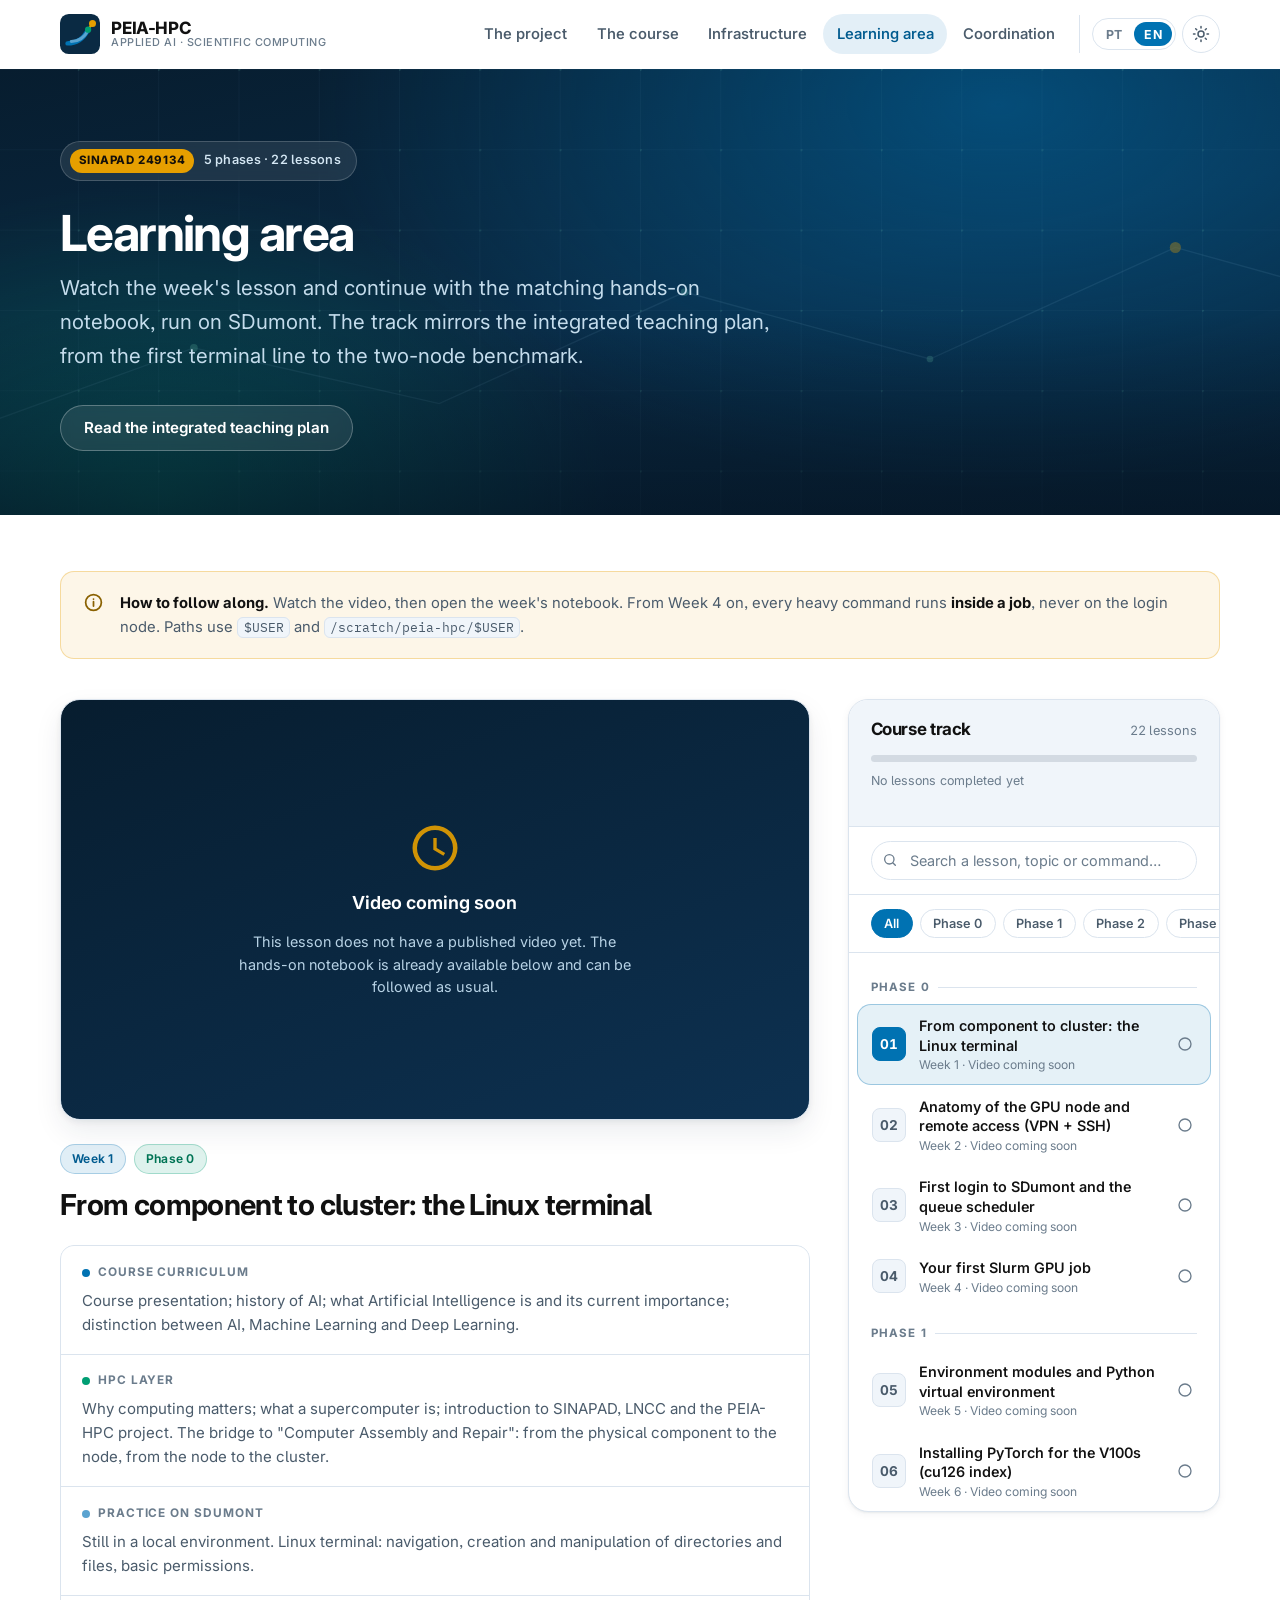
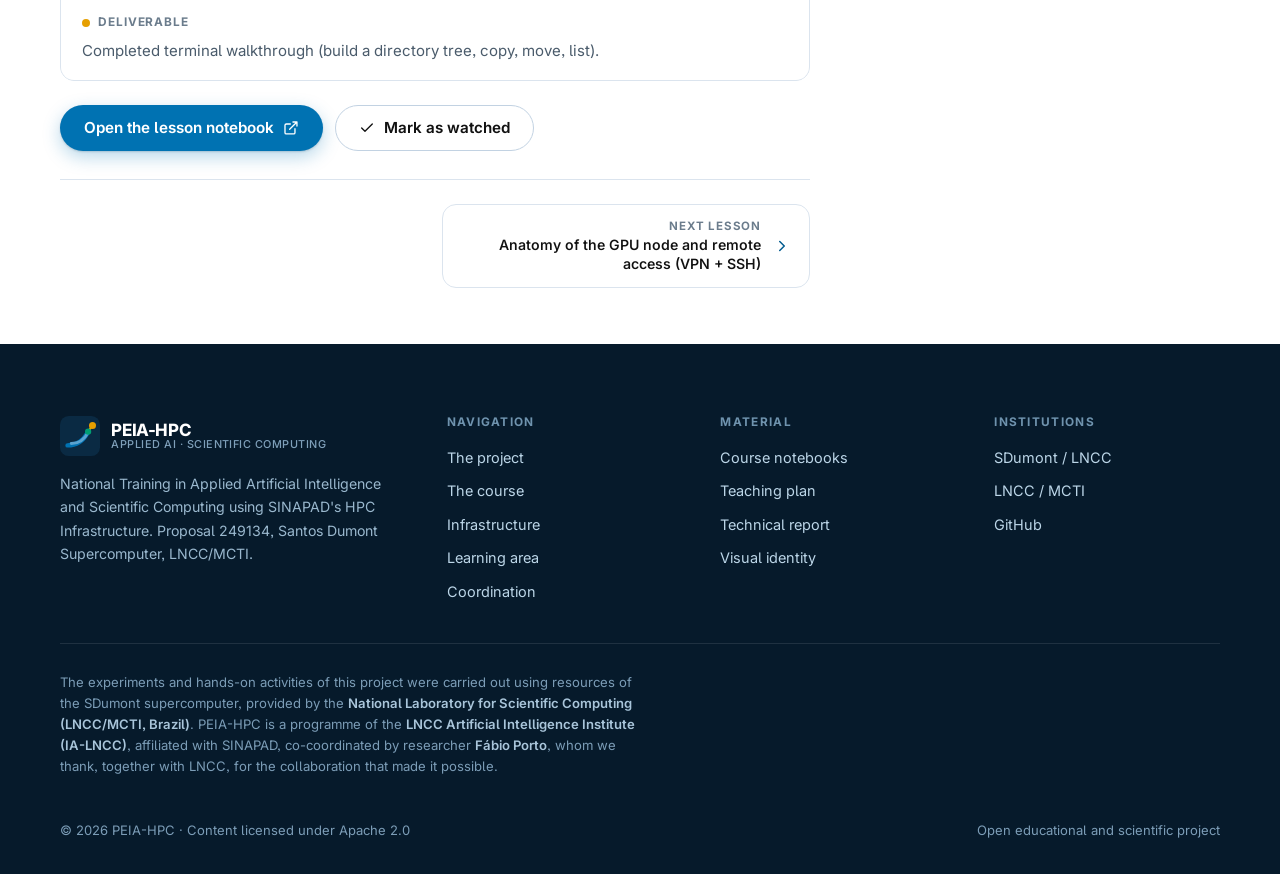
<file: peia-hpc/ensino.html>
<!DOCTYPE html>
<html lang="pt-BR">
<head>
<meta charset="utf-8">
<meta name="viewport" content="width=device-width, initial-scale=1">
<title>Área de ensino · PEIA-HPC</title>
<meta name="description" data-i18n-content="meta.desc.ensino" content="Aulas em vídeo do curso de Inteligência Artificial Aplicada do PEIA-HPC: 20 semanas em cinco fases, com notebooks práticos executados no supercomputador SDumont.">
<meta name="author" content="Bruno Leonardo Santos Menezes">
<meta name="theme-color" content="#071d2f">

<link rel="icon" href="assets/img/favicon.svg" type="image/svg+xml">
<link rel="apple-touch-icon" href="assets/img/favicon.svg">
<link rel="canonical" href="https://brunoleomenezes.github.io/peia-hpc/ensino.html">

<meta property="og:type" content="website">
<meta property="og:site_name" content="PEIA-HPC">
<meta property="og:title" content="Área de ensino · PEIA-HPC">
<meta property="og:description" content="Cinco fases, com aula em vídeo e notebook prático executado no supercomputador Santos Dumont.">
<meta property="og:url" content="https://brunoleomenezes.github.io/peia-hpc/ensino.html">
<meta property="og:image" content="https://brunoleomenezes.github.io/peia-hpc/assets/img/peia-hpc-logo.svg">
<meta name="twitter:card" content="summary_large_image">

<link rel="preconnect" href="https://fonts.googleapis.com">
<link rel="preconnect" href="https://fonts.gstatic.com" crossorigin>
<link rel="stylesheet" href="https://fonts.googleapis.com/css2?family=Inter:wght@400;500;600;700;750&family=IBM+Plex+Mono:wght@400;500&display=swap">
<link rel="stylesheet" href="assets/css/estilo.css?v=6">
<noscript><style>.revelar{opacity:1;transform:none}</style></noscript>
</head>

<body data-i18n-titulo="meta.titulo.ensino">

<a class="pular-para-conteudo" href="#conteudo" data-i18n="pular">Pular para o conteúdo</a>

<!-- ====================================================== Cabeçalho ==== -->
<header class="cabecalho" data-cabecalho>
  <div class="envoltorio cabecalho__interno">

    <a class="marca" href="index.html" aria-label="PEIA-HPC">
      <span class="marca__simbolo" aria-hidden="true">
        <svg viewBox="0 0 64 64">
          <rect width="64" height="64" rx="14" fill="#0A2A43"/>
          <g fill="none" stroke-linecap="round">
            <path d="M12 47 C 25 47, 37 40, 44 27" stroke="#0072B2" stroke-width="7"/>
            <path d="M18 44 C 29 44, 39 38, 45 26" stroke="#5AA3D0" stroke-width="4.5"/>
          </g>
          <line x1="45" y1="25" x2="52" y2="15" stroke="#E69F00" stroke-width="3.4" stroke-linecap="round"/>
          <circle cx="45" cy="25" r="5" fill="#009E73"/>
          <circle cx="52" cy="15" r="5.6" fill="#E69F00"/>
        </svg>
      </span>
      <span class="marca__texto">
        <span class="marca__nome">PEIA-HPC</span>
        <span class="marca__descritor" data-i18n="marca.descritor">IA aplicada · Computação científica</span>
      </span>
    </a>

    <button class="botao-icone abrir-menu" type="button" data-abrir-menu aria-expanded="false" aria-controls="navegacao" data-i18n-aria-label="nav.abrirMenu" aria-label="Abrir menu de navegação">
      <svg viewBox="0 0 24 24" fill="none" stroke="currentColor" stroke-width="2" stroke-linecap="round" aria-hidden="true"><path d="M4 7h16M4 12h16M4 17h16"/></svg>
    </button>

    <nav class="nav" id="navegacao" data-nav>
      <a class="nav__link" href="index.html#projeto" data-i18n="nav.projeto">O projeto</a>
      <a class="nav__link" href="index.html#curso" data-i18n="nav.curso">O curso</a>
      <a class="nav__link" href="index.html#infraestrutura" data-i18n="nav.infra">Infraestrutura</a>
      <a class="nav__link" href="ensino.html" aria-current="page" data-i18n="nav.ensino">Área de ensino</a>
      <a class="nav__link" href="index.html#professor" data-i18n="nav.professor">Coordenação</a>

      <div class="ferramentas">
        <div class="seletor-idioma" role="group" data-i18n-aria-label="nav.idioma" aria-label="Idioma">
          <button class="seletor-idioma__opcao" type="button" data-idioma="pt" aria-pressed="true">PT</button>
          <button class="seletor-idioma__opcao" type="button" data-idioma="en" aria-pressed="false">EN</button>
        </div>
        <button class="botao-icone" type="button" data-alternar-tema aria-pressed="false" data-i18n-aria-label="nav.tema" aria-label="Alternar tema claro e escuro">
          <svg viewBox="0 0 24 24" fill="none" stroke="currentColor" stroke-width="2" stroke-linecap="round" stroke-linejoin="round" aria-hidden="true">
            <circle cx="12" cy="12" r="4"/>
            <path d="M12 2v2M12 20v2M4.9 4.9l1.4 1.4M17.7 17.7l1.4 1.4M2 12h2M20 12h2M4.9 19.1l1.4-1.4M17.7 6.3l1.4-1.4"/>
          </svg>
        </button>
      </div>
    </nav>

  </div>
</header>

<main id="conteudo">

<!-- =================================================== Hero compacto ==== -->
<section class="hero hero--compacto">

  <svg class="hero__malha" viewBox="0 0 1440 400" preserveAspectRatio="xMidYMid slice" aria-hidden="true">
    <defs>
      <pattern id="malha-ensino" width="72" height="72" patternUnits="userSpaceOnUse">
        <path d="M72 0H0V72" fill="none" stroke="rgba(143,192,224,0.16)" stroke-width="1"/>
        <circle cx="0" cy="0" r="1.8" fill="rgba(102,194,169,0.4)"/>
      </pattern>
    </defs>
    <rect width="1440" height="400" fill="url(#malha-ensino)"/>
    <g stroke="rgba(143,192,224,0.2)" stroke-width="1.2" fill="none">
      <path d="M100 330 L 320 250 L 540 300 L 760 200 L 980 260 L 1200 160 L 1380 210"/>
    </g>
    <g fill="rgba(102,194,169,0.5)">
      <circle cx="320" cy="250" r="3.5"/><circle cx="760" cy="200" r="3.5"/><circle cx="980" cy="260" r="3"/>
    </g>
    <circle cx="1200" cy="160" r="5" fill="rgba(230,159,0,0.65)"/>
  </svg>

  <div class="envoltorio">
    <p class="hero__selo">
      <strong data-i18n="hero.selo.marca">SINAPAD 249134</strong>
      <span data-i18n="ens.hero.selo">5 fases · 22 aulas</span>
    </p>
    <h1 class="hero__titulo" data-i18n="ens.hero.titulo">Área de ensino</h1>
    <p class="hero__subtitulo" data-i18n="ens.hero.sub">Assista à aula da semana e siga com o notebook prático correspondente, executado no SDumont. A trilha reproduz o plano de ensino integrado, da primeira linha de terminal ao benchmark em dois nós.</p>

    <div class="grupo-botoes">
      <a class="botao botao--acento" href="#" data-playlist target="_blank" rel="noopener noreferrer" hidden>
        <svg viewBox="0 0 24 24" fill="currentColor" aria-hidden="true"><path d="M8 5.14v13.72a1 1 0 001.54.84l10.28-6.86a1 1 0 000-1.68L9.54 4.3A1 1 0 008 5.14z"/></svg>
        <span data-i18n="ens.playlist.btn">Ver playlist completa</span>
      </a>
      <a class="botao botao--fantasma-claro"
         href="plano.html" data-i18n="curso.btn.plano">Ler o plano de ensino integrado</a>
    </div>
  </div>
</section>

<!-- ======================================================== Conteúdo ==== -->
<section class="secao" style="padding-block: clamp(2.25rem, 5vw, 3.5rem);">
  <div class="envoltorio">

    <div class="nota" style="margin-bottom: clamp(1.75rem, 4vw, 2.5rem);">
      <svg viewBox="0 0 24 24" fill="none" stroke="currentColor" stroke-width="2" stroke-linecap="round" stroke-linejoin="round" aria-hidden="true"><circle cx="12" cy="12" r="9"/><path d="M12 16v-5M12 8h.01"/></svg>
      <p data-i18n-html="ens.nota"><strong>Como acompanhar.</strong> Assista ao vídeo e depois abra o notebook da semana.</p>
    </div>

    <div class="ensino">

      <!-- ------------------------------------------------------ Palco --- -->
      <div class="palco" data-palco>
        <div class="player" data-player></div>
        <article class="aula-atual" data-aula-atual aria-live="polite"></article>
      </div>

      <!-- ----------------------------------------------------- Trilha --- -->
      <aside class="trilha">

        <div class="trilha__topo">
          <div class="trilha__titulo">
            <h2 data-i18n="ens.trilha.titulo">Trilha do curso</h2>
            <span class="trilha__contagem" data-contagem>22</span>
          </div>
          <div class="progresso" role="progressbar" aria-valuemin="0" aria-valuemax="100" aria-valuenow="0" data-i18n-aria-label="ens.trilha.titulo" aria-label="Trilha do curso">
            <div class="progresso__barra" data-progresso-barra></div>
          </div>
          <p class="progresso__texto" data-progresso-texto data-i18n="ens.progresso.zero">Nenhuma aula concluída ainda</p>
        </div>

        <div class="busca">
          <svg viewBox="0 0 24 24" fill="none" stroke="currentColor" stroke-width="2" stroke-linecap="round" stroke-linejoin="round" aria-hidden="true"><circle cx="11" cy="11" r="7"/><path d="M20 20l-3.5-3.5"/></svg>
          <label class="oculto-visual" for="campo-busca" data-i18n="ens.busca.rotulo">Buscar entre as aulas</label>
          <input id="campo-busca" type="search" data-busca data-i18n-placeholder="ens.busca" placeholder="Buscar aula, tema ou comando…" autocomplete="off">
        </div>

        <div class="filtros" role="group" data-filtros data-i18n-aria-label="ens.filtros.rotulo" aria-label="Filtrar por fase"></div>

        <ul class="lista-aulas" data-lista-aulas>
          <li class="vazio-busca" data-i18n="ens.carregando">Carregando a trilha do curso…</li>
        </ul>

      </aside>

    </div>
  </div>
</section>

</main>

<!-- ========================================================== Rodapé ==== -->
<footer class="rodape">
  <div class="envoltorio">

    <div class="rodape__grade">

      <div>
        <a class="rodape__marca" href="index.html" aria-label="PEIA-HPC">
          <span class="marca__simbolo" aria-hidden="true">
            <svg viewBox="0 0 64 64">
              <rect width="64" height="64" rx="14" fill="#0A2A43"/>
              <g fill="none" stroke-linecap="round">
                <path d="M12 47 C 25 47, 37 40, 44 27" stroke="#0072B2" stroke-width="7"/>
                <path d="M18 44 C 29 44, 39 38, 45 26" stroke="#5AA3D0" stroke-width="4.5"/>
              </g>
              <line x1="45" y1="25" x2="52" y2="15" stroke="#E69F00" stroke-width="3.4" stroke-linecap="round"/>
              <circle cx="45" cy="25" r="5" fill="#009E73"/>
              <circle cx="52" cy="15" r="5.6" fill="#E69F00"/>
            </svg>
          </span>
          <span class="marca__texto">
            <span class="marca__nome">PEIA-HPC</span>
            <span class="marca__descritor" data-i18n="marca.descritor">IA aplicada · Computação científica</span>
          </span>
        </a>
        <p class="rodape__sobre" data-i18n="rodape.sobre">Formação Nacional em Inteligência Artificial Aplicada e Computação Científica utilizando Infraestrutura HPC do SINAPAD. Proposta 249134, Supercomputador Santos Dumont, LNCC/MCTI.</p>
      </div>

      <div>
        <h3 data-i18n="rodape.col1">Navegação</h3>
        <ul>
          <li><a href="index.html#projeto" data-i18n="nav.projeto">O projeto</a></li>
          <li><a href="index.html#curso" data-i18n="nav.curso">O curso</a></li>
          <li><a href="index.html#infraestrutura" data-i18n="nav.infra">Infraestrutura</a></li>
          <li><a href="ensino.html" data-i18n="nav.ensino">Área de ensino</a></li>
          <li><a href="https://brunoleomenezes.github.io/" target="_blank" rel="noopener noreferrer" data-i18n="nav.professor">Coordenação</a></li>
        </ul>
      </div>

      <div>
        <h3 data-i18n="rodape.col2">Material</h3>
        <ul>
          <li><a data-href-pt="https://github.com/brunoleomenezes/peia-hpc/blob/main/notebooks/README.md" data-href-en="https://github.com/brunoleomenezes/peia-hpc/blob/main/notebooks/en/README.md" href="https://github.com/brunoleomenezes/peia-hpc/blob/main/notebooks/README.md" target="_blank" rel="noopener noreferrer" data-i18n="rodape.link.notebooks">Notebooks das aulas</a></li>
          <li><a href="plano.html" data-i18n="rodape.link.plano">Plano de ensino</a></li>
          <li><a href="relatorio.html" data-i18n="rodape.link.relatorio">Relatório técnico</a></li>
          <li><a href="identidade.html" data-i18n="rodape.link.identidade">Identidade visual</a></li>
        </ul>
      </div>

      <div>
        <h3 data-i18n="rodape.col3">Instituições</h3>
        <ul>
          <li><a href="https://sdumont.lncc.br" target="_blank" rel="noopener noreferrer">SDumont / LNCC</a></li>
          <li><a href="https://www.lncc.br" target="_blank" rel="noopener noreferrer">LNCC / MCTI</a></li>
          <li><a href="https://github.com/brunoleomenezes/peia-hpc" target="_blank" rel="noopener noreferrer">GitHub</a></li>
        </ul>
      </div>

    </div>

    <p class="rodape__agradecimento" data-i18n-html="rodape.agradecimento">Os experimentos e as atividades práticas deste projeto foram realizados com recursos do Supercomputador SDumont, do <strong>Laboratório Nacional de Computação Científica (LNCC/MCTI)</strong>.</p>

    <div class="rodape__base">
      <span>© 2026 PEIA-HPC · <span data-i18n="rodape.licenca">Conteúdo licenciado sob Apache 2.0</span></span>
      <span data-i18n="rodape.direitos">Projeto educacional e científico aberto</span>
    </div>

  </div>
</footer>

<script src="assets/js/i18n.js?v=6"></script>
<script src="assets/js/site.js?v=6"></script>
<script src="assets/js/ensino.js?v=6"></script>
</body>
</html>
</file>
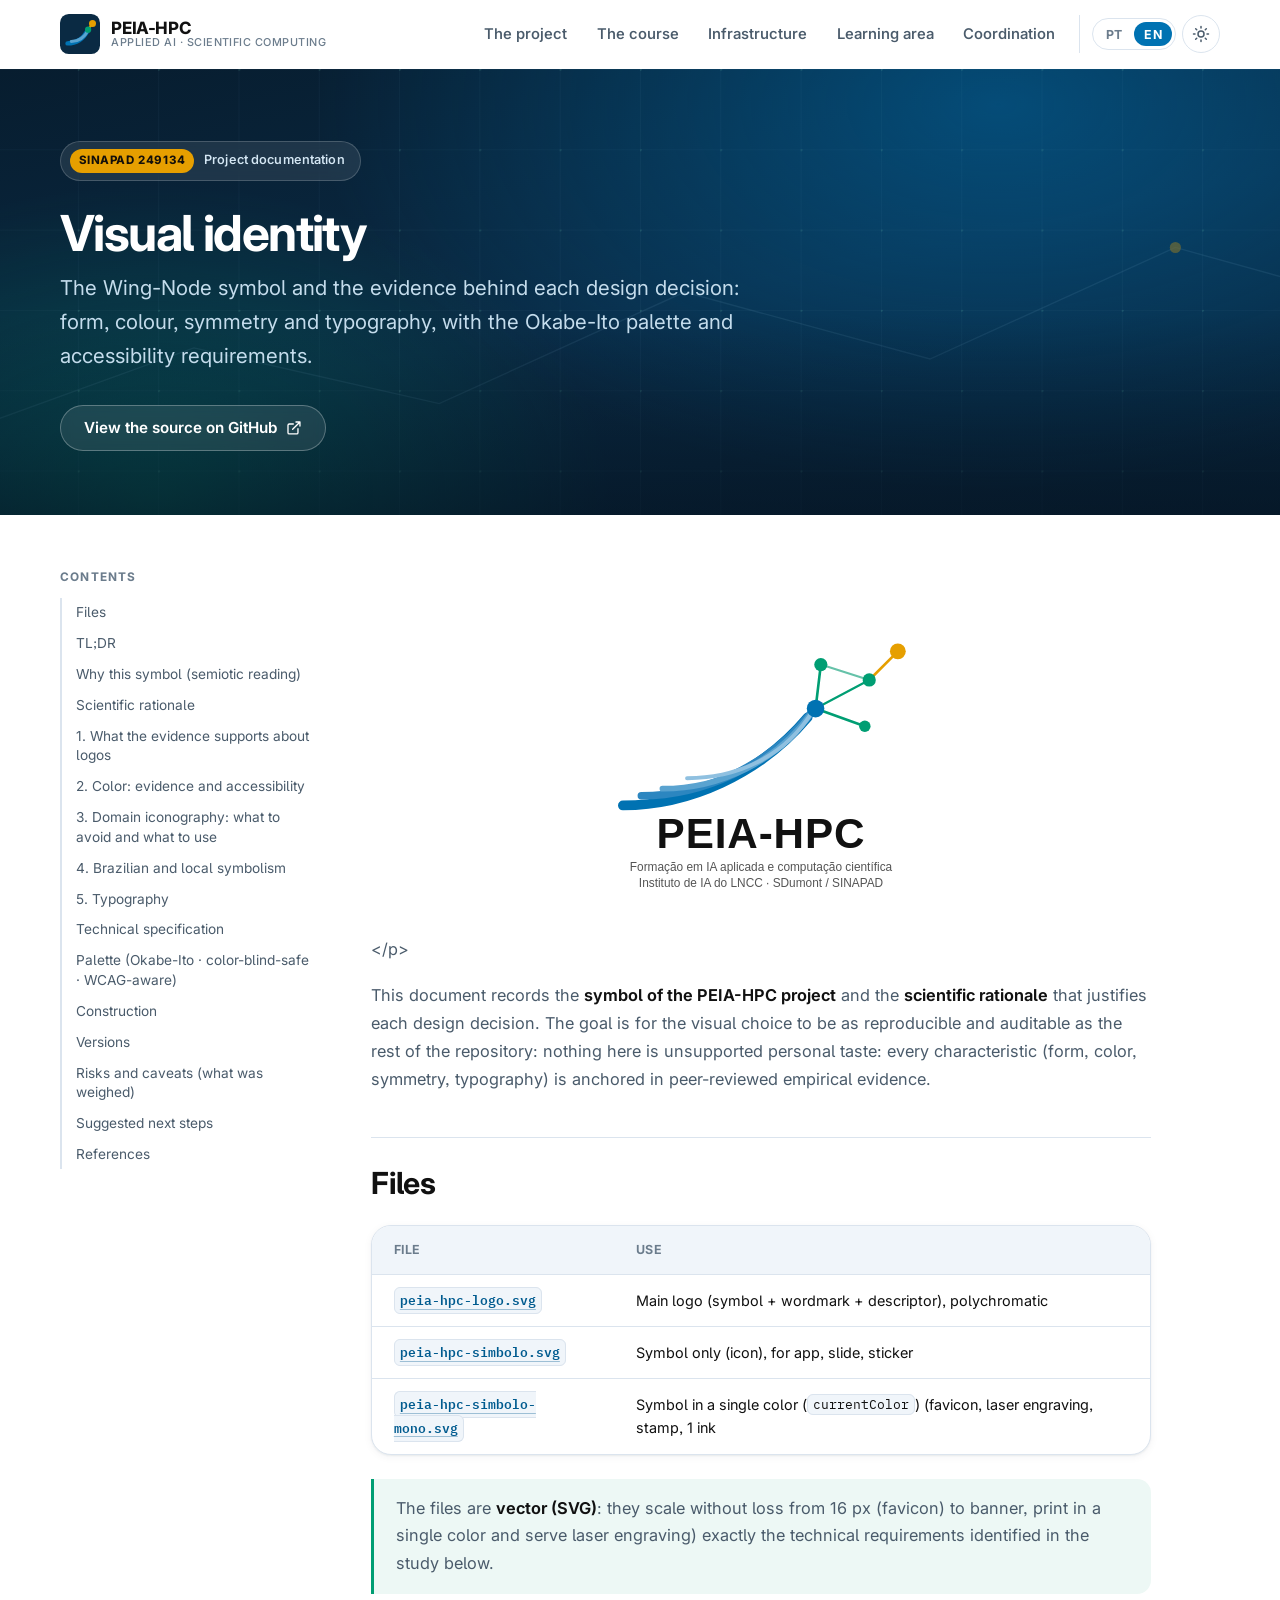
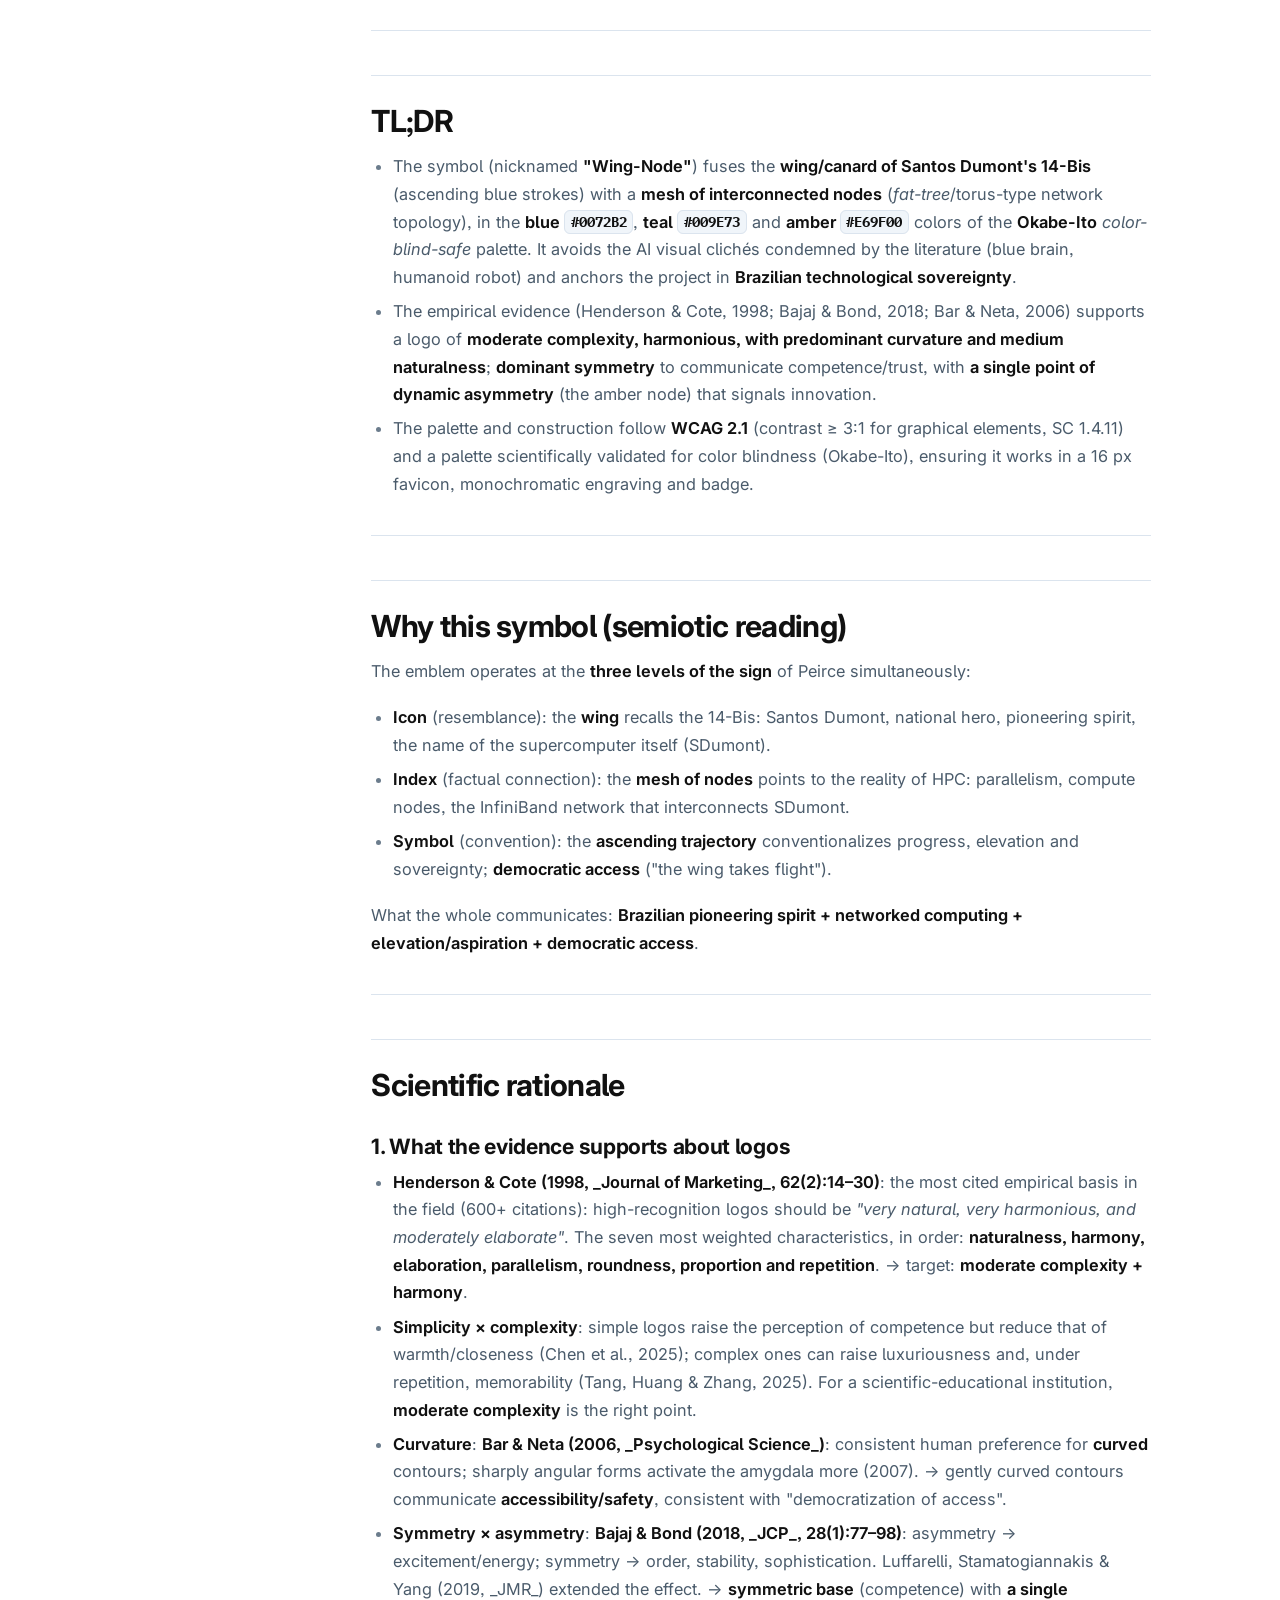
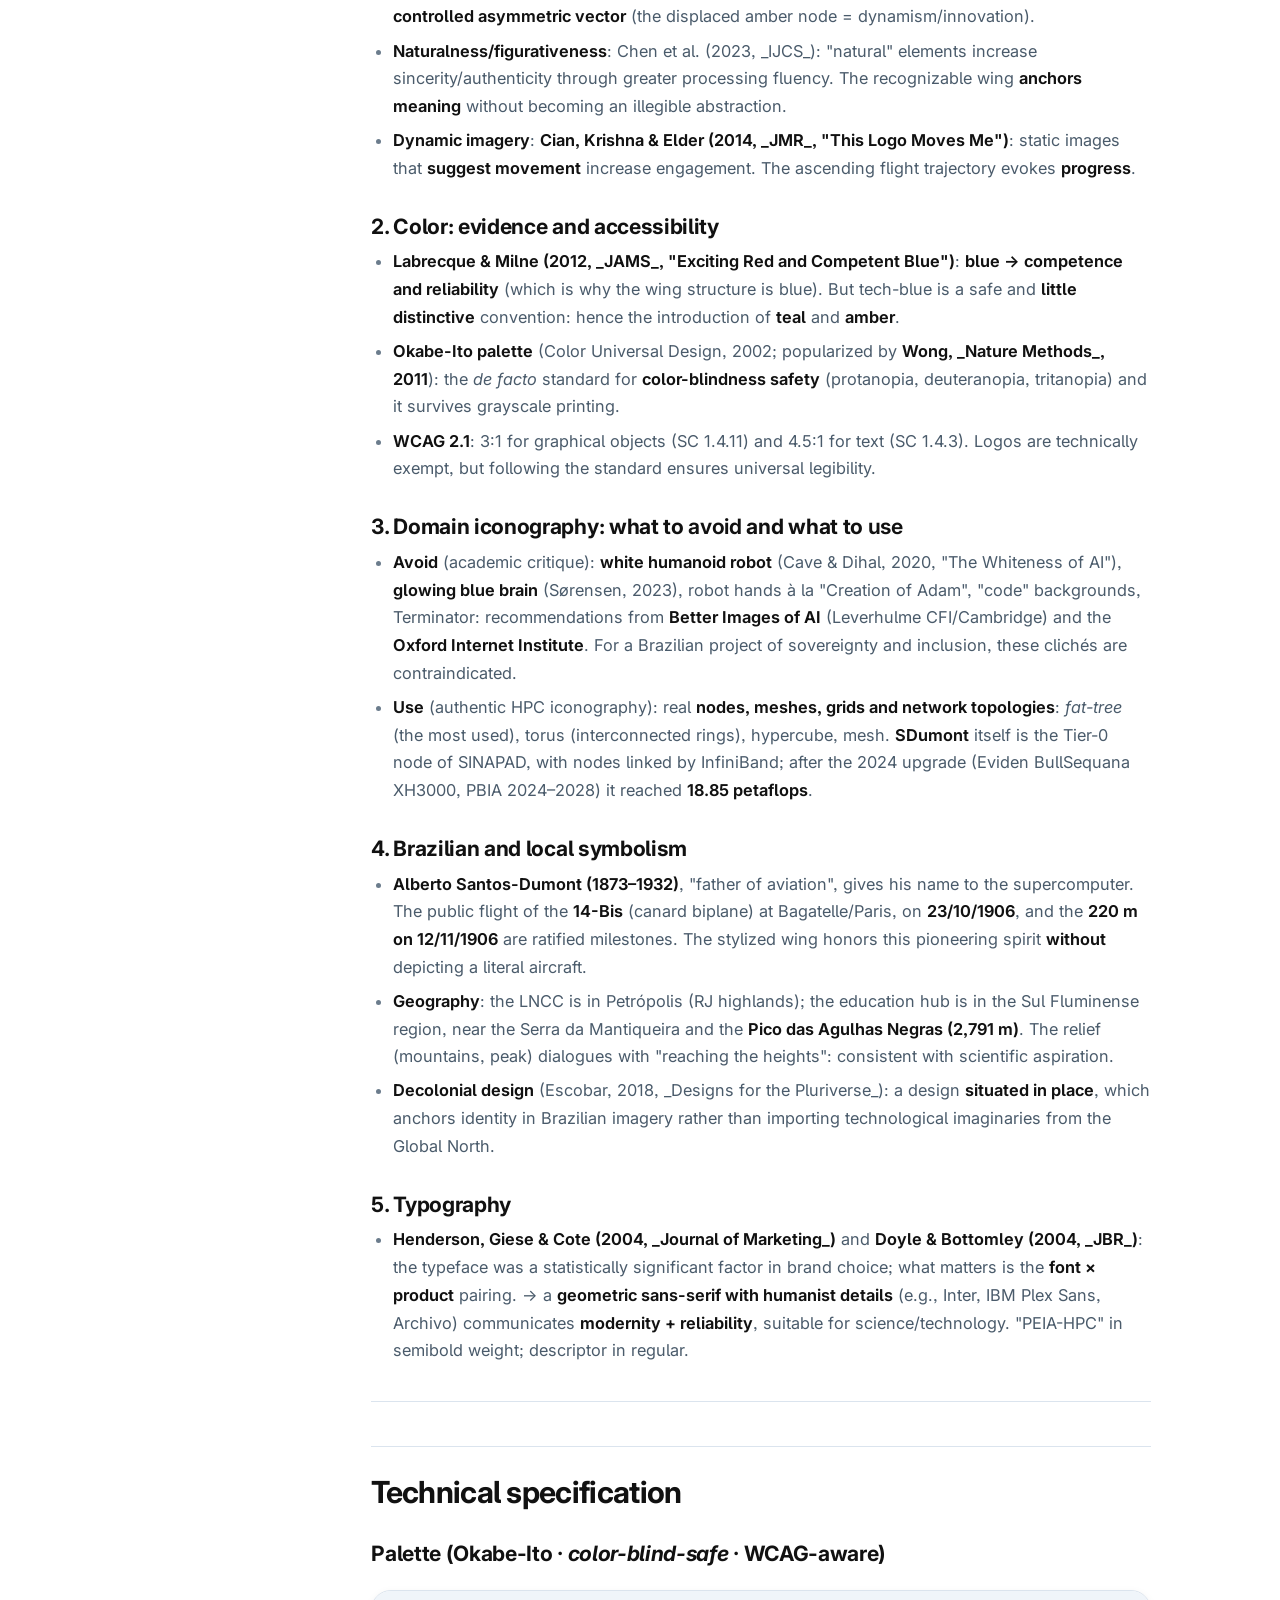
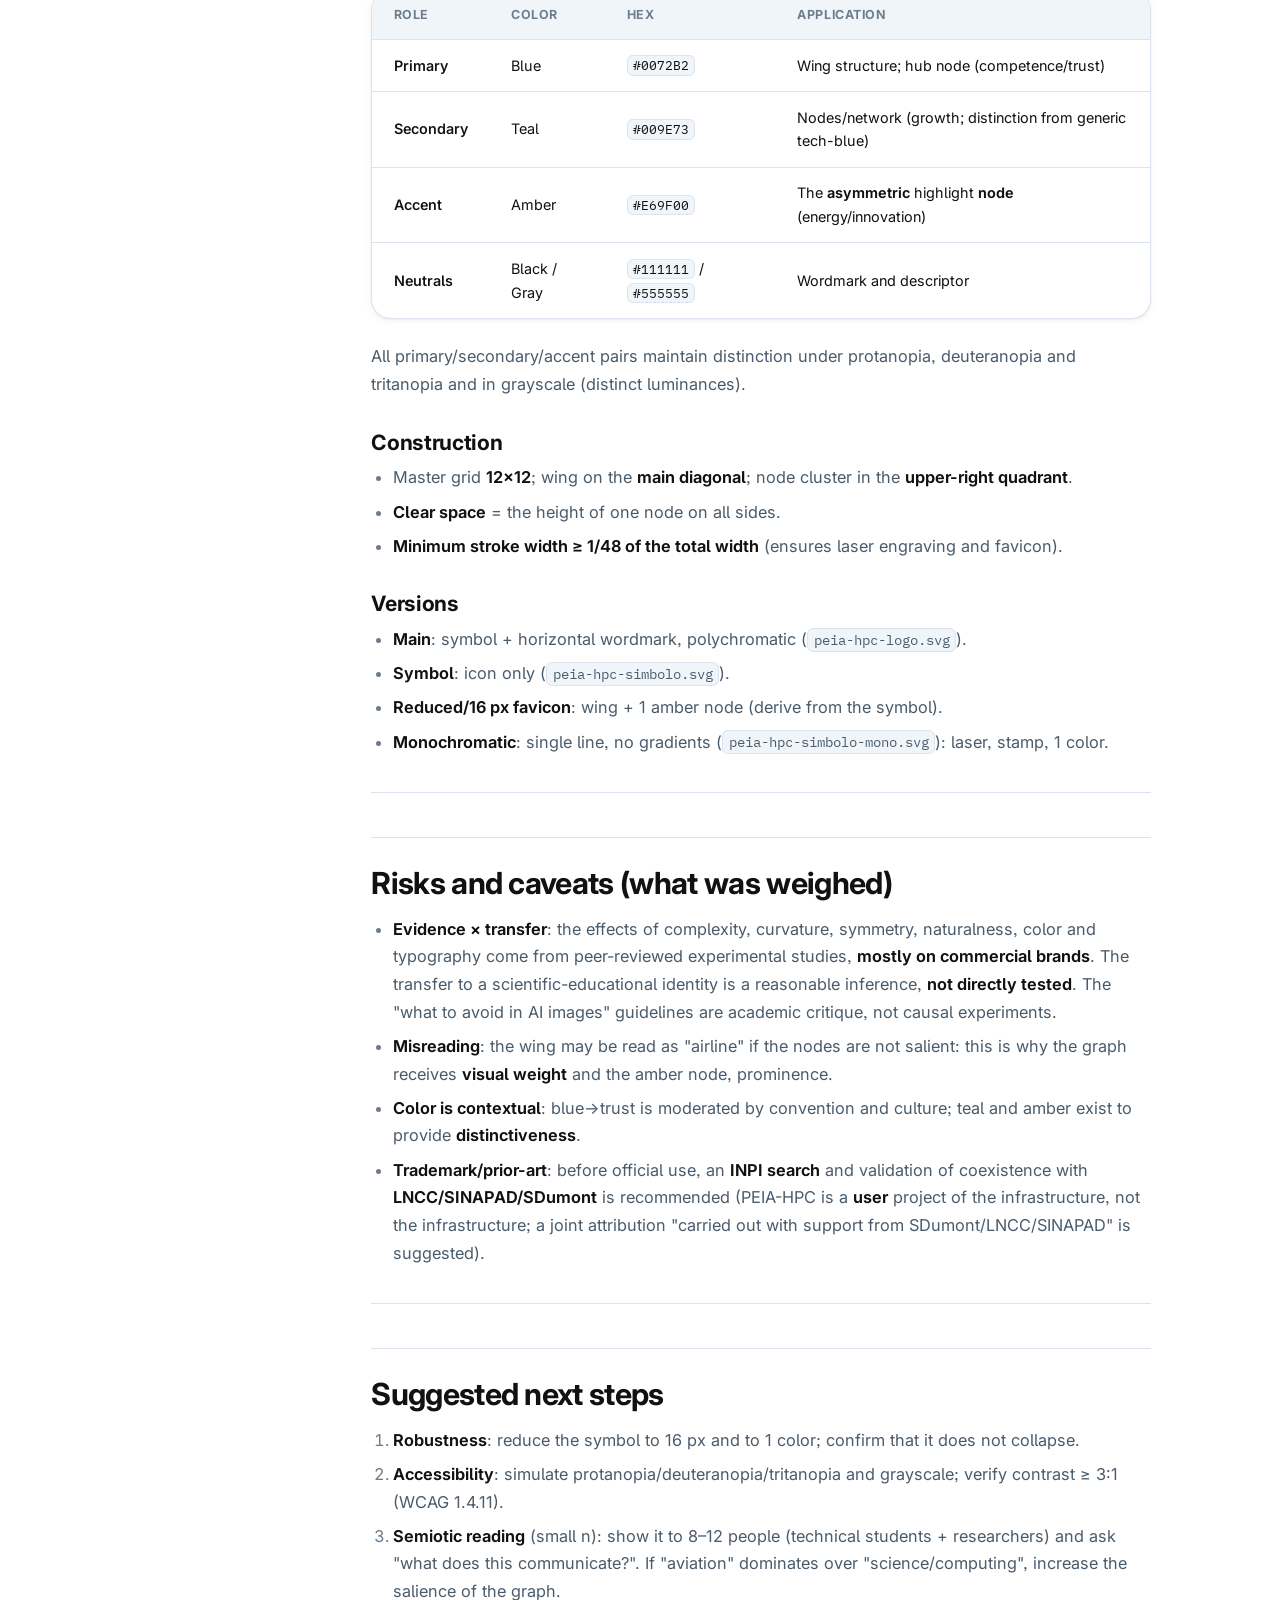
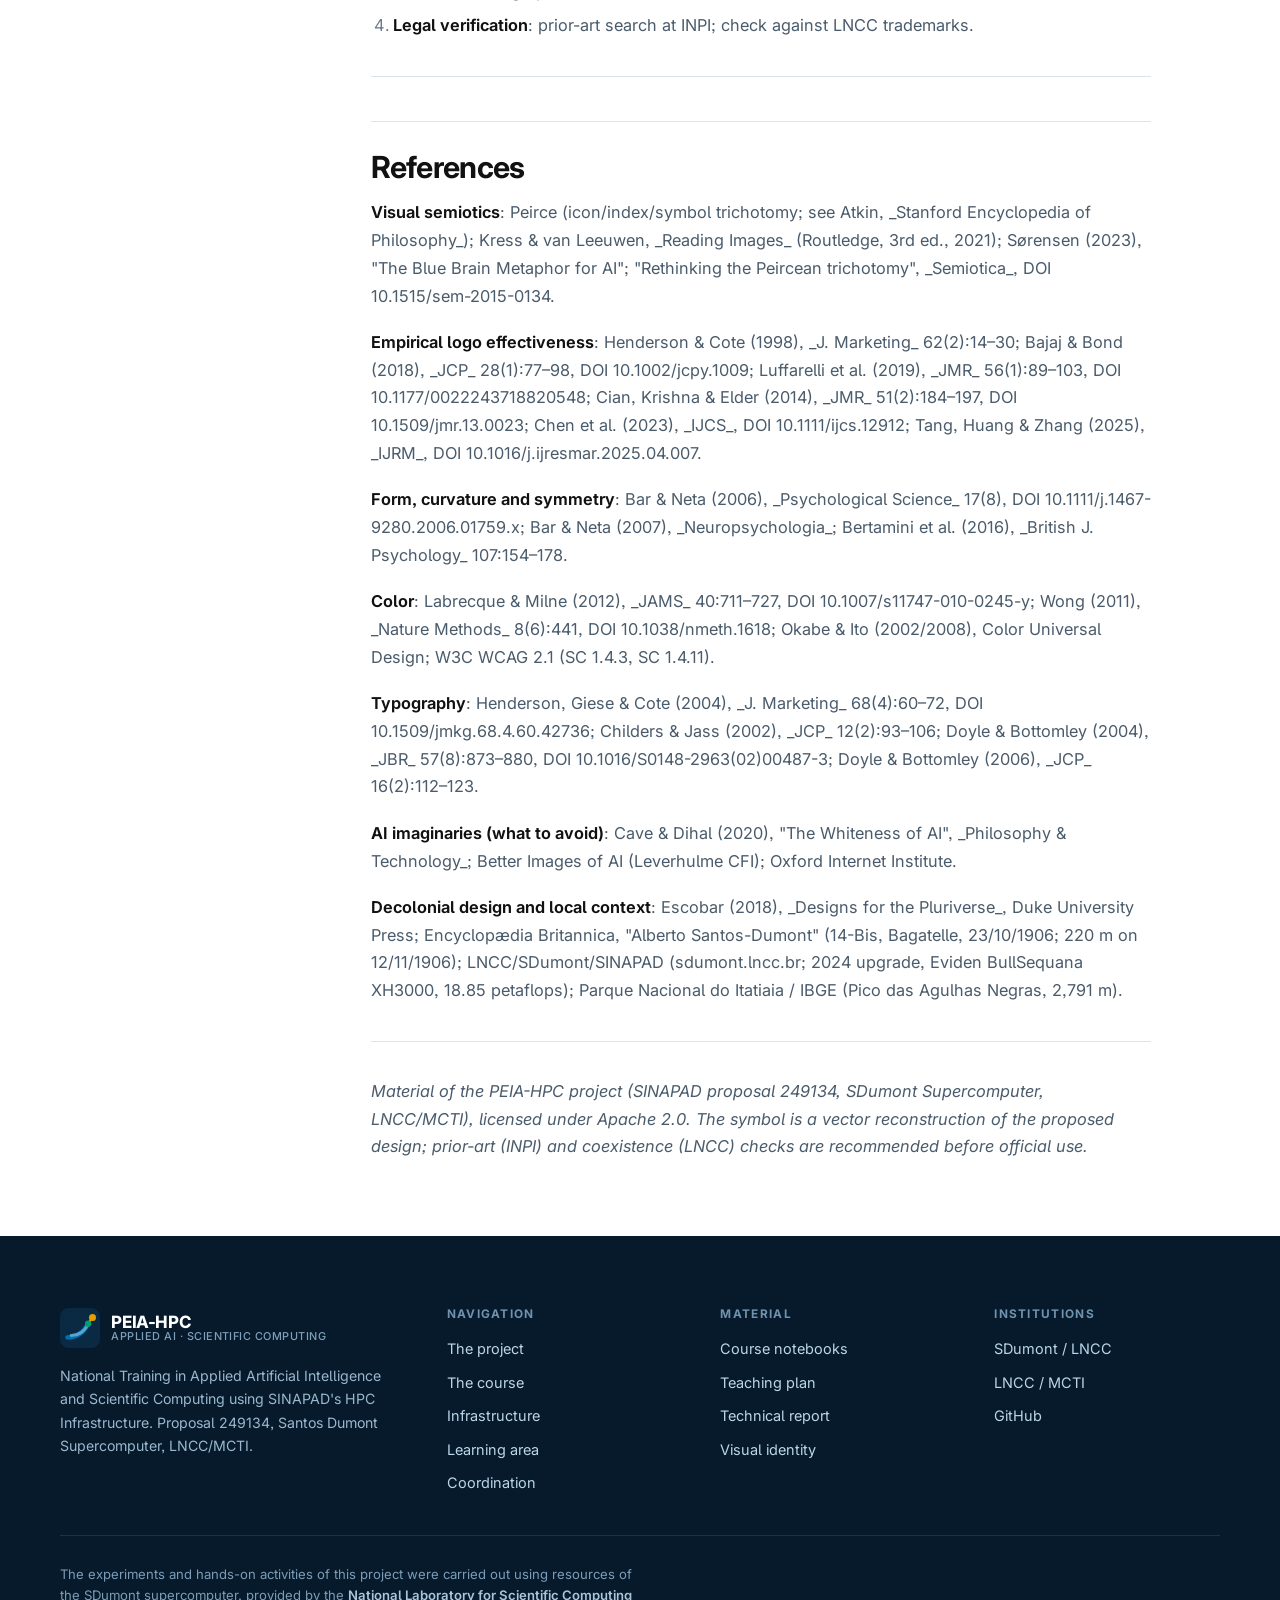
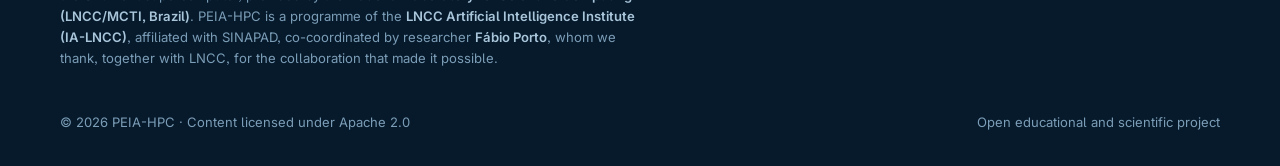
<file: peia-hpc/identidade.html>
<!DOCTYPE html>
<html lang="pt-BR">
<head>
<meta charset="utf-8">
<meta name="viewport" content="width=device-width, initial-scale=1">
<title>Identidade visual · PEIA-HPC</title>
<meta name="description" data-i18n-content="meta.desc.identidade" content="Identidade visual do projeto PEIA-HPC.">
<meta name="author" content="Bruno Leonardo Santos Menezes">
<meta name="theme-color" content="#071d2f">

<link rel="icon" href="assets/img/favicon.svg" type="image/svg+xml">
<link rel="apple-touch-icon" href="assets/img/favicon.svg">
<link rel="canonical" href="https://brunoleomenezes.github.io/peia-hpc/identidade.html">

<meta property="og:type" content="article">
<meta property="og:site_name" content="PEIA-HPC">
<meta property="og:title" content="Identidade visual · PEIA-HPC">
<meta property="og:url" content="https://brunoleomenezes.github.io/peia-hpc/identidade.html">
<meta property="og:image" content="https://brunoleomenezes.github.io/peia-hpc/assets/img/peia-hpc-logo.svg">
<meta name="twitter:card" content="summary_large_image">

<link rel="preconnect" href="https://fonts.googleapis.com">
<link rel="preconnect" href="https://fonts.gstatic.com" crossorigin>
<link rel="stylesheet" href="https://fonts.googleapis.com/css2?family=Inter:wght@400;500;600;700;750&family=IBM+Plex+Mono:wght@400;500&display=swap">
<link rel="stylesheet" href="assets/css/estilo.css?v=6">
<noscript><style>.revelar{opacity:1;transform:none}</style></noscript>
</head>

<body data-i18n-titulo="meta.titulo.identidade" data-documento="identidade">

<a class="pular-para-conteudo" href="#conteudo" data-i18n="pular">Pular para o conteúdo</a>

<!-- ====================================================== Cabeçalho ==== -->
<header class="cabecalho" data-cabecalho>
  <div class="envoltorio cabecalho__interno">

    <a class="marca" href="index.html" aria-label="PEIA-HPC">
      <span class="marca__simbolo" aria-hidden="true">
        <svg viewBox="0 0 64 64">
          <rect width="64" height="64" rx="14" fill="#0A2A43"/>
          <g fill="none" stroke-linecap="round">
            <path d="M12 47 C 25 47, 37 40, 44 27" stroke="#0072B2" stroke-width="7"/>
            <path d="M18 44 C 29 44, 39 38, 45 26" stroke="#5AA3D0" stroke-width="4.5"/>
          </g>
          <line x1="45" y1="25" x2="52" y2="15" stroke="#E69F00" stroke-width="3.4" stroke-linecap="round"/>
          <circle cx="45" cy="25" r="5" fill="#009E73"/>
          <circle cx="52" cy="15" r="5.6" fill="#E69F00"/>
        </svg>
      </span>
      <span class="marca__texto">
        <span class="marca__nome">PEIA-HPC</span>
        <span class="marca__descritor" data-i18n="marca.descritor">IA aplicada · Computação científica</span>
      </span>
    </a>

    <button class="botao-icone abrir-menu" type="button" data-abrir-menu aria-expanded="false" aria-controls="navegacao" data-i18n-aria-label="nav.abrirMenu" aria-label="Abrir menu de navegação">
      <svg viewBox="0 0 24 24" fill="none" stroke="currentColor" stroke-width="2" stroke-linecap="round" aria-hidden="true"><path d="M4 7h16M4 12h16M4 17h16"/></svg>
    </button>

    <nav class="nav" id="navegacao" data-nav>
      <a class="nav__link" href="index.html#projeto" data-i18n="nav.projeto">O projeto</a>
      <a class="nav__link" href="index.html#curso" data-i18n="nav.curso">O curso</a>
      <a class="nav__link" href="index.html#infraestrutura" data-i18n="nav.infra">Infraestrutura</a>
      <a class="nav__link" href="ensino.html" data-i18n="nav.ensino">Área de ensino</a>
      <a class="nav__link" href="index.html#professor" data-i18n="nav.professor">Coordenação</a>

      <div class="ferramentas">
        <div class="seletor-idioma" role="group" data-i18n-aria-label="nav.idioma" aria-label="Idioma">
          <button class="seletor-idioma__opcao" type="button" data-idioma="pt" aria-pressed="true">PT</button>
          <button class="seletor-idioma__opcao" type="button" data-idioma="en" aria-pressed="false">EN</button>
        </div>
        <button class="botao-icone" type="button" data-alternar-tema aria-pressed="false" data-i18n-aria-label="nav.tema" aria-label="Alternar tema claro e escuro">
          <svg viewBox="0 0 24 24" fill="none" stroke="currentColor" stroke-width="2" stroke-linecap="round" stroke-linejoin="round" aria-hidden="true">
            <circle cx="12" cy="12" r="4"/>
            <path d="M12 2v2M12 20v2M4.9 4.9l1.4 1.4M17.7 17.7l1.4 1.4M2 12h2M20 12h2M4.9 19.1l1.4-1.4M17.7 6.3l1.4-1.4"/>
          </svg>
        </button>
      </div>
    </nav>

  </div>
</header>

<main id="conteudo">

<section class="hero hero--compacto">
  <svg class="hero__malha" viewBox="0 0 1440 400" preserveAspectRatio="xMidYMid slice" aria-hidden="true">
    <defs>
      <pattern id="malha-identidade" width="72" height="72" patternUnits="userSpaceOnUse">
        <path d="M72 0H0V72" fill="none" stroke="rgba(143,192,224,0.16)" stroke-width="1"/>
        <circle cx="0" cy="0" r="1.8" fill="rgba(102,194,169,0.4)"/>
      </pattern>
    </defs>
    <rect width="1440" height="400" fill="url(#malha-identidade)"/>
    <g stroke="rgba(143,192,224,0.2)" stroke-width="1.2" fill="none">
      <path d="M100 330 L 320 250 L 540 300 L 760 200 L 980 260 L 1200 160 L 1380 210"/>
    </g>
    <circle cx="1200" cy="160" r="5" fill="rgba(230,159,0,0.65)"/>
  </svg>

  <div class="envoltorio">
    <p class="hero__selo">
      <strong data-i18n="hero.selo.marca">SINAPAD 249134</strong>
      <span data-i18n="doc.selo">Documentação do projeto</span>
    </p>
    <h1 class="hero__titulo" data-i18n="doc.identidade.titulo">Identidade visual</h1>
    <p class="hero__subtitulo" data-i18n="doc.identidade.sub">Documento do projeto PEIA-HPC.</p>
    <div class="grupo-botoes">
      <a class="botao botao--fantasma-claro" data-href-pt="https://github.com/brunoleomenezes/peia-hpc/blob/main/identidade-visual/README.md" data-href-en="https://github.com/brunoleomenezes/peia-hpc/blob/main/identidade-visual/README.en.md" href="https://github.com/brunoleomenezes/peia-hpc/blob/main/identidade-visual/README.md" target="_blank" rel="noopener noreferrer">
        <span data-i18n="doc.github">Ver a fonte no GitHub</span>
        <svg viewBox="0 0 24 24" fill="none" stroke="currentColor" stroke-width="2" stroke-linecap="round" stroke-linejoin="round" aria-hidden="true"><path d="M18 13v6a2 2 0 01-2 2H5a2 2 0 01-2-2V8a2 2 0 012-2h6M15 3h6v6M10 14L21 3"/></svg>
        <span class="oculto-visual" data-i18n="nav.novaAba">abre em nova aba</span>
      </a>
    </div>
  </div>
</section>

<section class="secao" style="padding-block: clamp(2.25rem, 5vw, 3.5rem);">
  <div class="envoltorio documento">
    <aside class="sumario">
      <h2 class="sumario__titulo" data-i18n="doc.sumario">Sumário</h2>
      <nav data-sumario data-i18n-aria-label="doc.sumario" aria-label="Sumário"></nav>
    </aside>
    <article class="documento__corpo" data-corpo>
      <p class="documento__aviso" data-i18n="doc.carregando">Carregando o documento…</p>
    </article>
  </div>
</section>

</main>

<footer class="rodape">
  <div class="envoltorio">

    <div class="rodape__grade">

      <div>
        <a class="rodape__marca" href="index.html" aria-label="PEIA-HPC">
          <span class="marca__simbolo" aria-hidden="true">
            <svg viewBox="0 0 64 64">
              <rect width="64" height="64" rx="14" fill="#0A2A43"/>
              <g fill="none" stroke-linecap="round">
                <path d="M12 47 C 25 47, 37 40, 44 27" stroke="#0072B2" stroke-width="7"/>
                <path d="M18 44 C 29 44, 39 38, 45 26" stroke="#5AA3D0" stroke-width="4.5"/>
              </g>
              <line x1="45" y1="25" x2="52" y2="15" stroke="#E69F00" stroke-width="3.4" stroke-linecap="round"/>
              <circle cx="45" cy="25" r="5" fill="#009E73"/>
              <circle cx="52" cy="15" r="5.6" fill="#E69F00"/>
            </svg>
          </span>
          <span class="marca__texto">
            <span class="marca__nome">PEIA-HPC</span>
            <span class="marca__descritor" data-i18n="marca.descritor">IA aplicada · Computação científica</span>
          </span>
        </a>
        <p class="rodape__sobre" data-i18n="rodape.sobre">Formação Nacional em Inteligência Artificial Aplicada e Computação Científica utilizando Infraestrutura HPC do SINAPAD. Proposta 249134, Supercomputador Santos Dumont, LNCC/MCTI.</p>
      </div>

      <div>
        <h3 data-i18n="rodape.col1">Navegação</h3>
        <ul>
          <li><a href="index.html#projeto" data-i18n="nav.projeto">O projeto</a></li>
          <li><a href="index.html#curso" data-i18n="nav.curso">O curso</a></li>
          <li><a href="index.html#infraestrutura" data-i18n="nav.infra">Infraestrutura</a></li>
          <li><a href="ensino.html" data-i18n="nav.ensino">Área de ensino</a></li>
          <li><a href="https://brunoleomenezes.github.io/" target="_blank" rel="noopener noreferrer" data-i18n="nav.professor">Coordenação</a></li>
        </ul>
      </div>

      <div>
        <h3 data-i18n="rodape.col2">Material</h3>
        <ul>
          <li><a data-href-pt="https://github.com/brunoleomenezes/peia-hpc/blob/main/notebooks/README.md" data-href-en="https://github.com/brunoleomenezes/peia-hpc/blob/main/notebooks/en/README.md" href="https://github.com/brunoleomenezes/peia-hpc/blob/main/notebooks/README.md" target="_blank" rel="noopener noreferrer" data-i18n="rodape.link.notebooks">Notebooks das aulas</a></li>
          <li><a data-href-pt="https://github.com/brunoleomenezes/peia-hpc/blob/main/curso/plano-de-ensino-integrado.md" data-href-en="https://github.com/brunoleomenezes/peia-hpc/blob/main/curso/plano-de-ensino-integrado.en.md" href="https://github.com/brunoleomenezes/peia-hpc/blob/main/curso/plano-de-ensino-integrado.md" target="_blank" rel="noopener noreferrer" data-i18n="rodape.link.plano">Plano de ensino</a></li>
          <li><a data-href-pt="https://github.com/brunoleomenezes/peia-hpc/blob/main/docs/relatorio-tecnico.md" data-href-en="https://github.com/brunoleomenezes/peia-hpc/blob/main/docs/relatorio-tecnico.en.md" href="https://github.com/brunoleomenezes/peia-hpc/blob/main/docs/relatorio-tecnico.md" target="_blank" rel="noopener noreferrer" data-i18n="rodape.link.relatorio">Relatório técnico</a></li>
          <li><a data-href-pt="https://github.com/brunoleomenezes/peia-hpc/blob/main/identidade-visual/README.md" data-href-en="https://github.com/brunoleomenezes/peia-hpc/blob/main/identidade-visual/README.en.md" href="https://github.com/brunoleomenezes/peia-hpc/blob/main/identidade-visual/README.md" target="_blank" rel="noopener noreferrer" data-i18n="rodape.link.identidade">Identidade visual</a></li>
        </ul>
      </div>

      <div>
        <h3 data-i18n="rodape.col3">Instituições</h3>
        <ul>
          <li><a href="https://sdumont.lncc.br" target="_blank" rel="noopener noreferrer">SDumont / LNCC</a></li>
          <li><a href="https://www.lncc.br" target="_blank" rel="noopener noreferrer">LNCC / MCTI</a></li>
          <li><a href="https://github.com/brunoleomenezes/peia-hpc" target="_blank" rel="noopener noreferrer">GitHub</a></li>
        </ul>
      </div>

    </div>

    <p class="rodape__agradecimento" data-i18n-html="rodape.agradecimento">Os experimentos e as atividades práticas deste projeto foram realizados com recursos do Supercomputador SDumont, do <strong>Laboratório Nacional de Computação Científica (LNCC/MCTI)</strong>.</p>

    <div class="rodape__base">
      <span>© 2026 PEIA-HPC · <span data-i18n="rodape.licenca">Conteúdo licenciado sob Apache 2.0</span></span>
      <span data-i18n="rodape.direitos">Projeto educacional e científico aberto</span>
    </div>

  </div>
</footer>

<script src="assets/js/i18n.js?v=6"></script>
<script src="assets/js/site.js?v=6"></script>
<script src="assets/js/documento.js?v=6"></script>
</body>
</html>
</file>
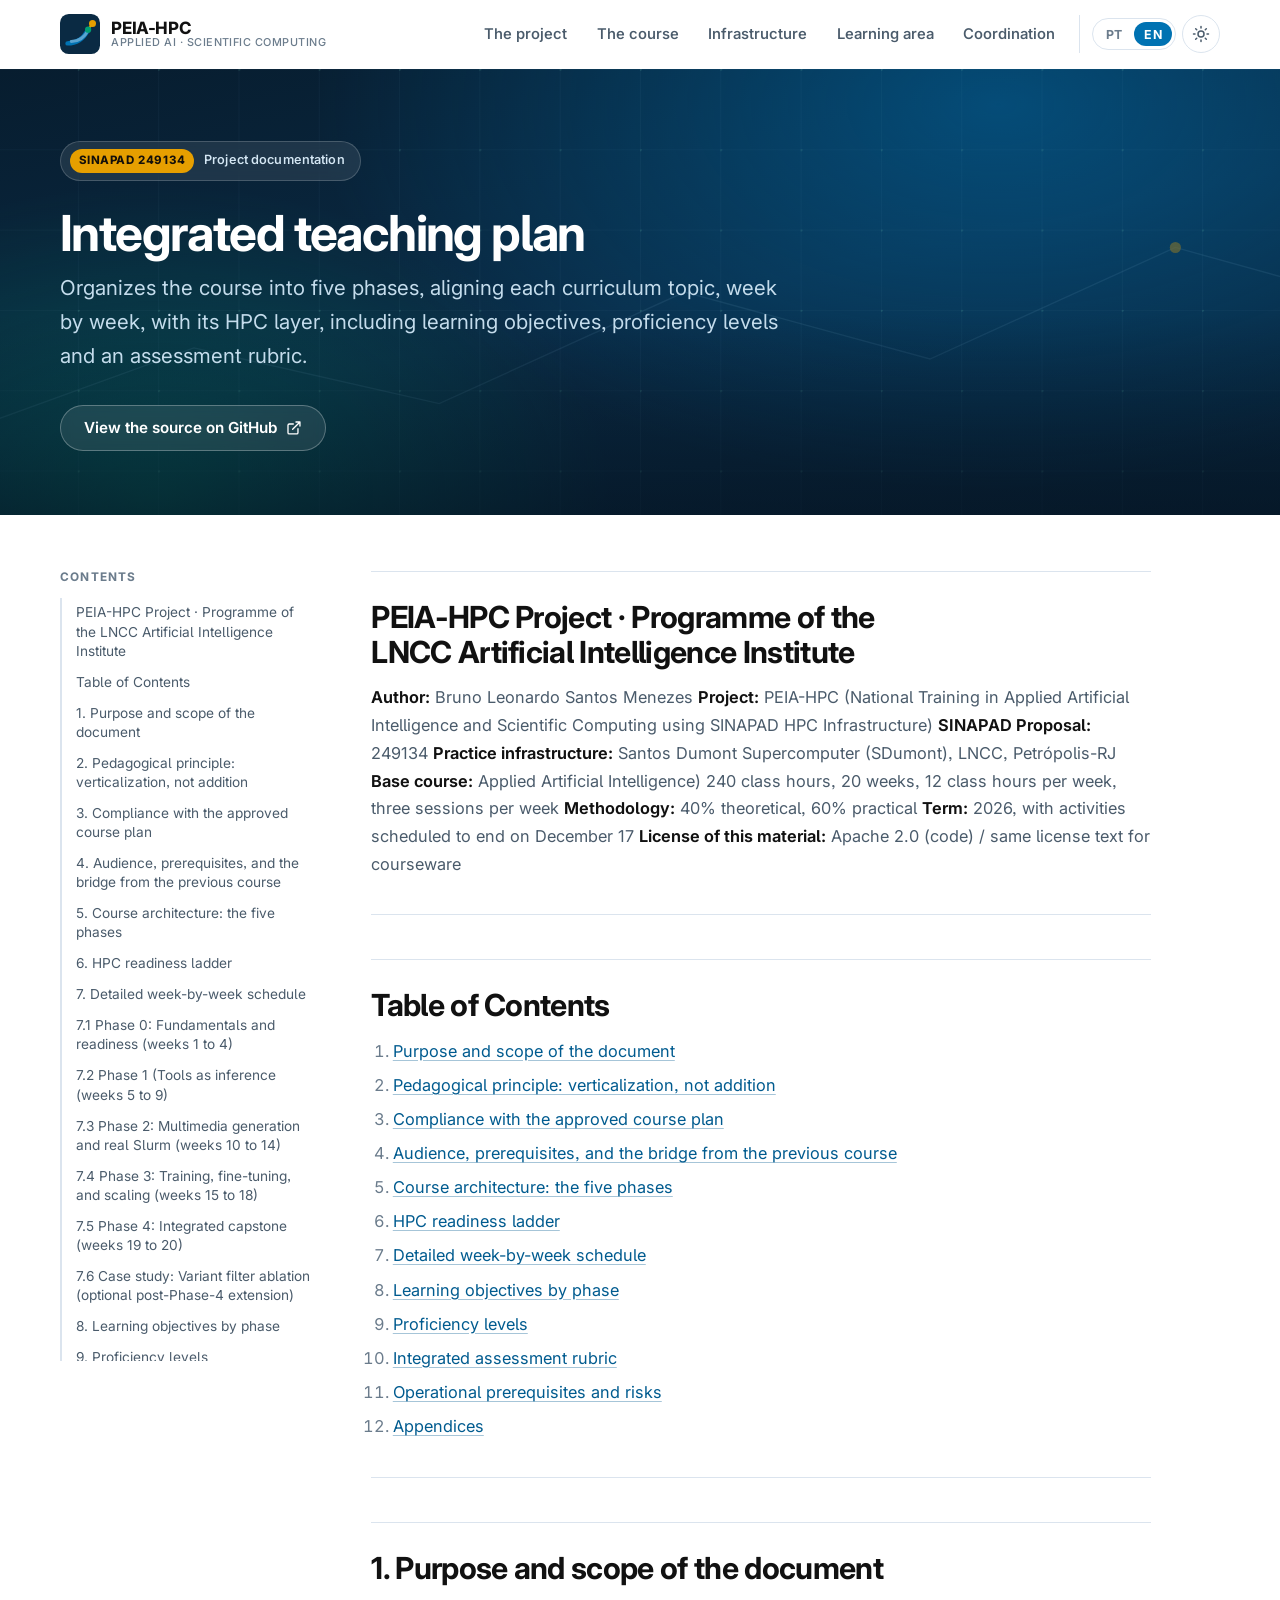
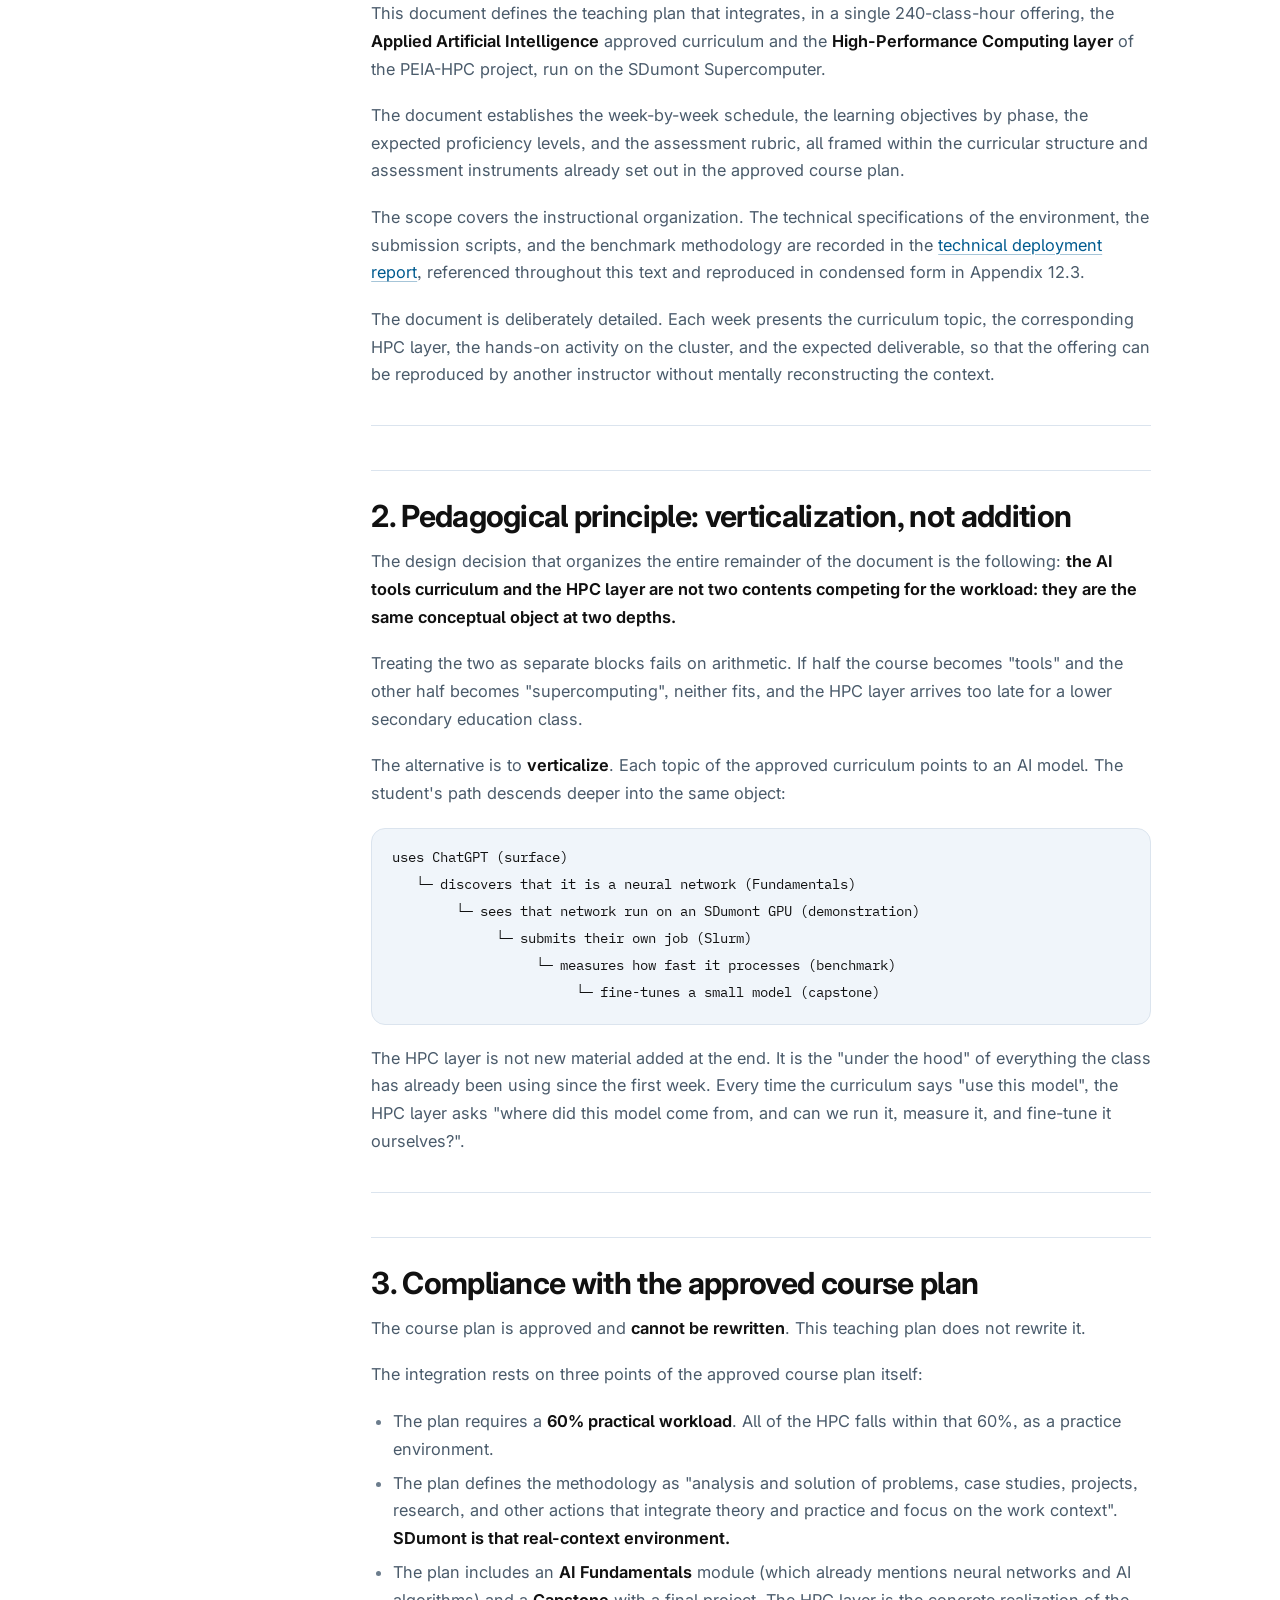
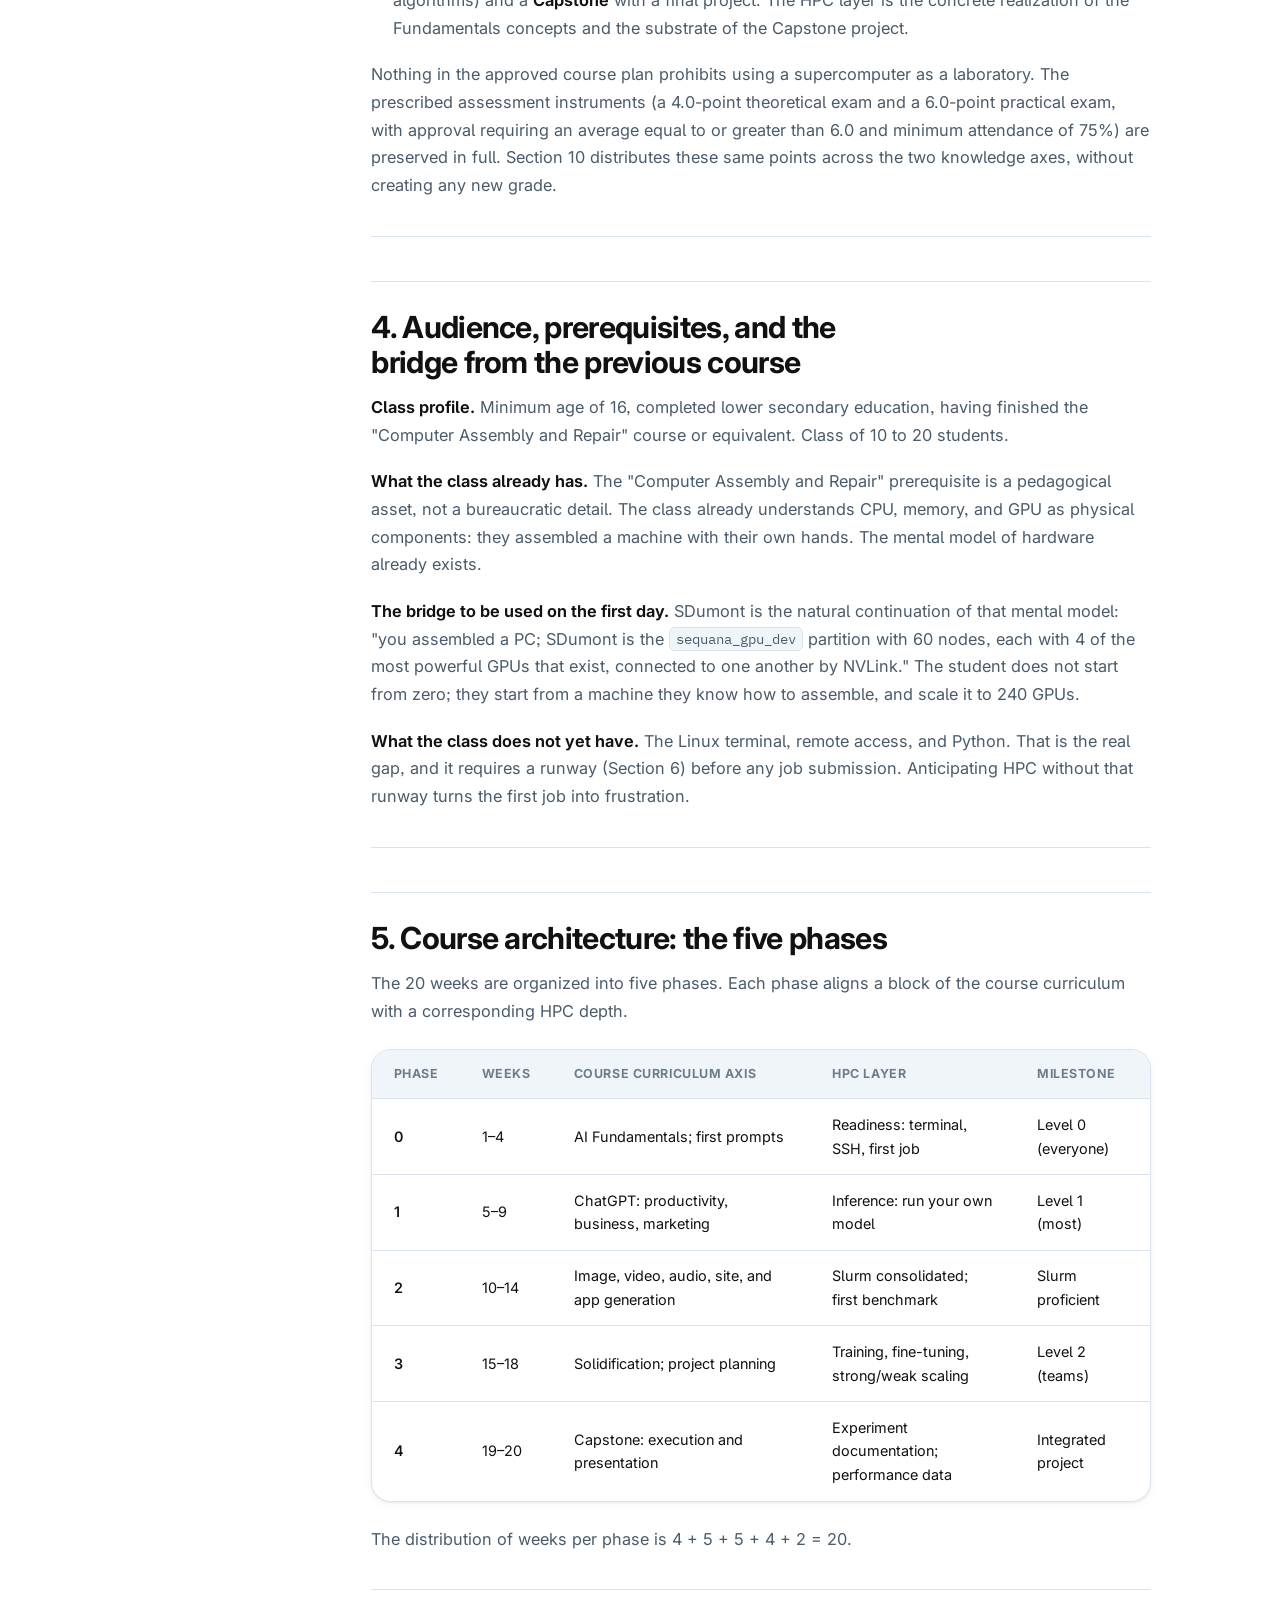
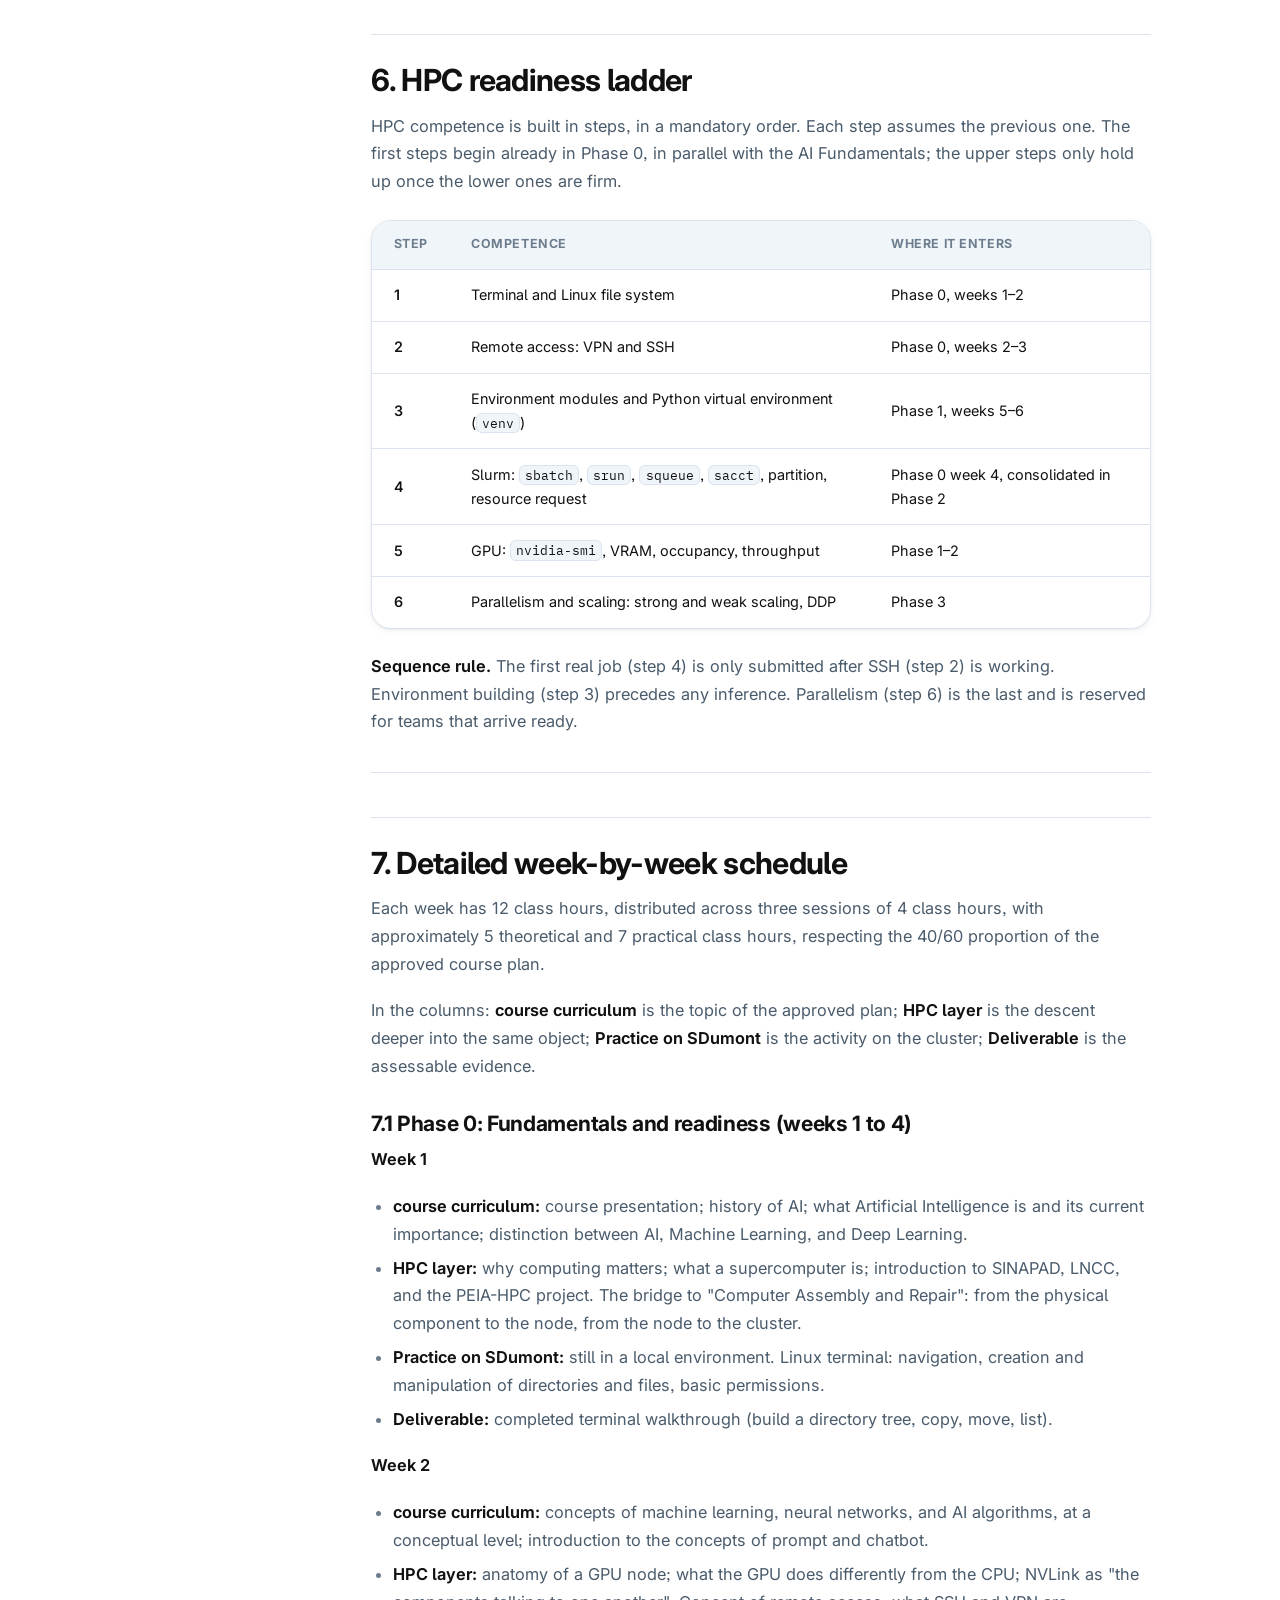
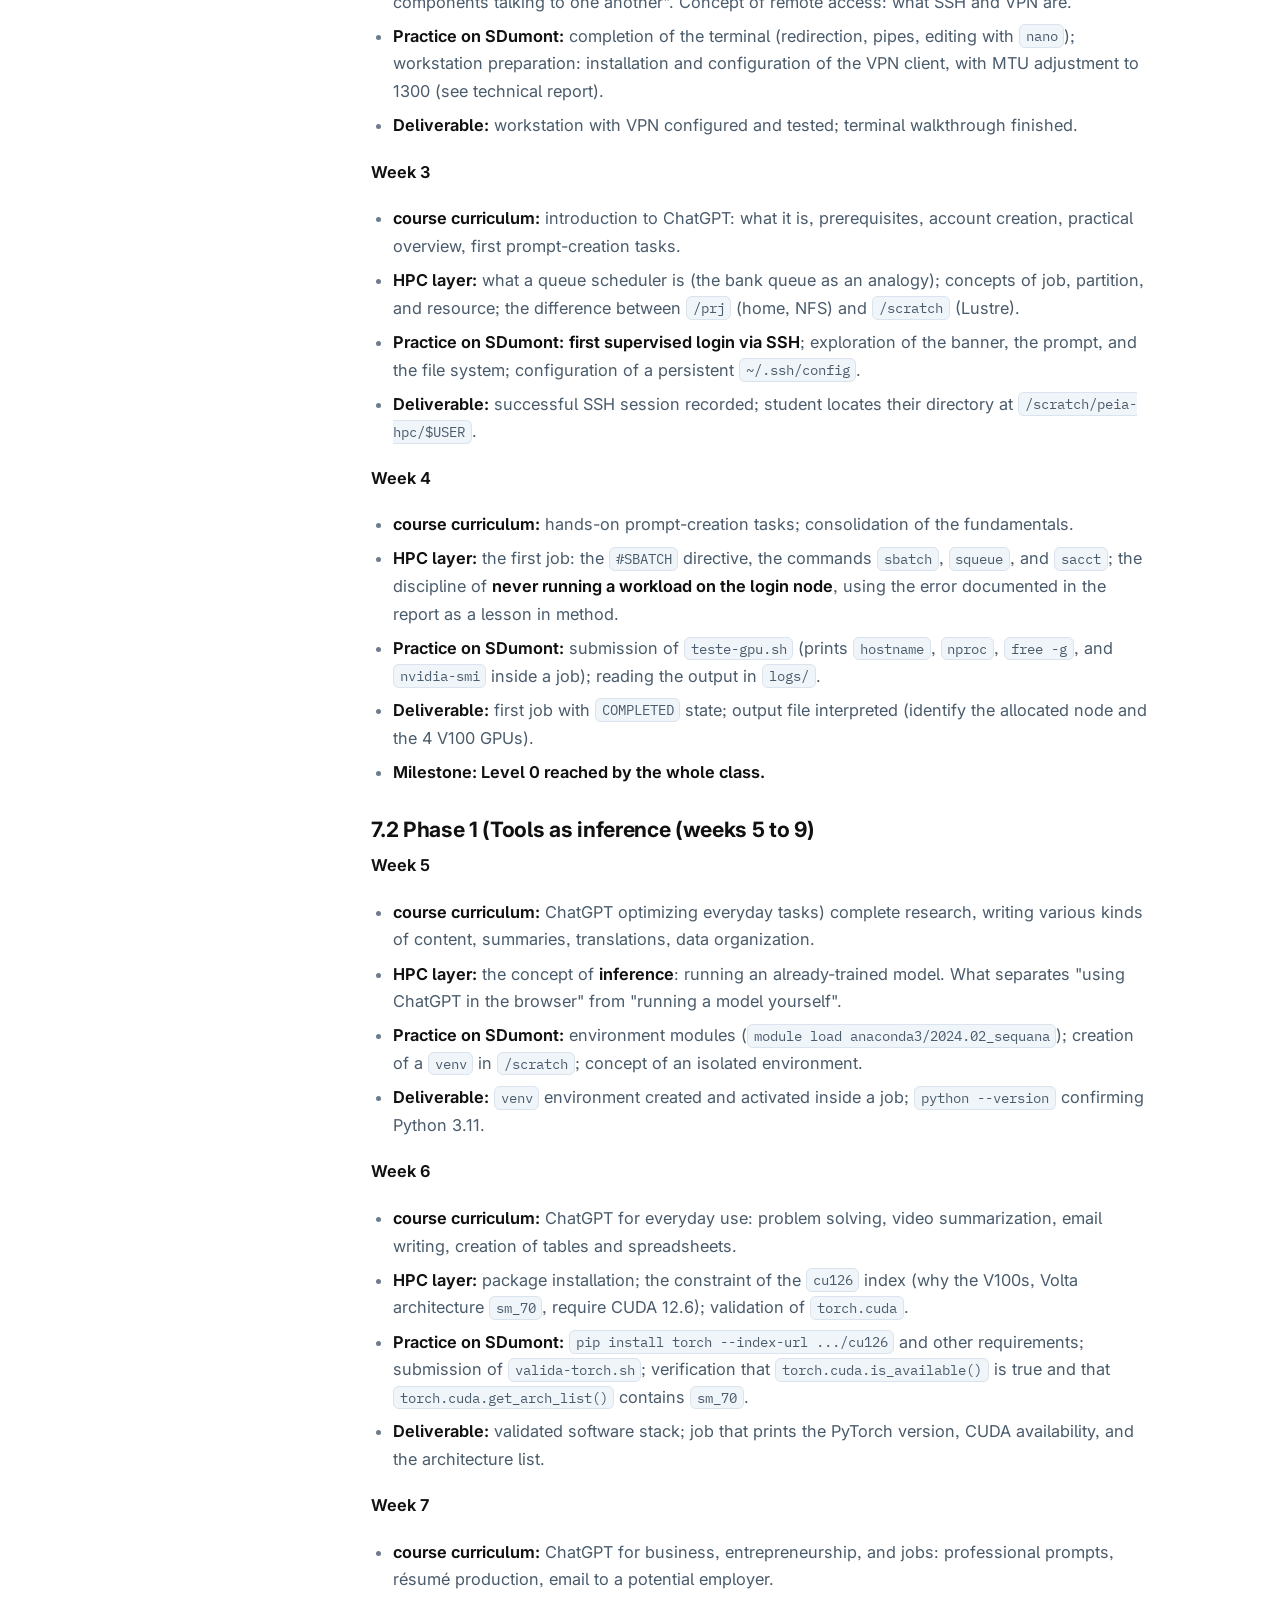
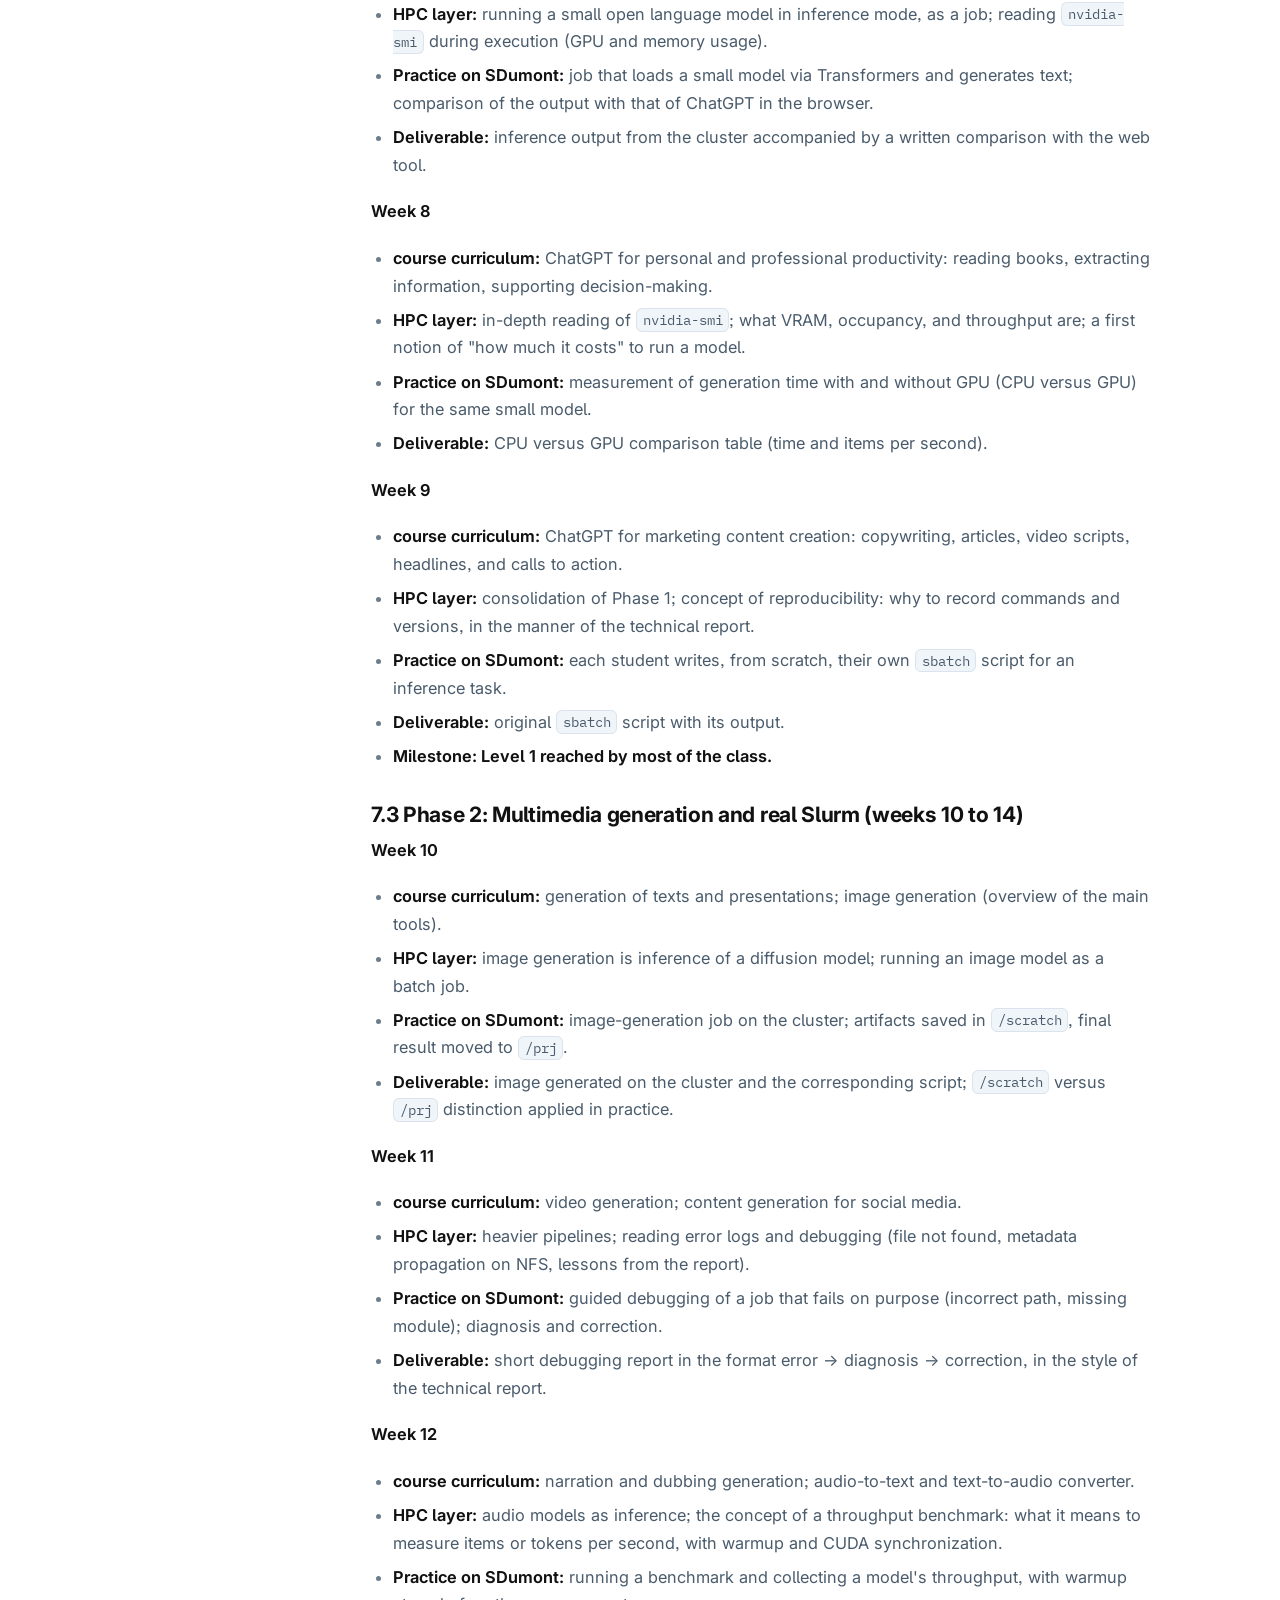
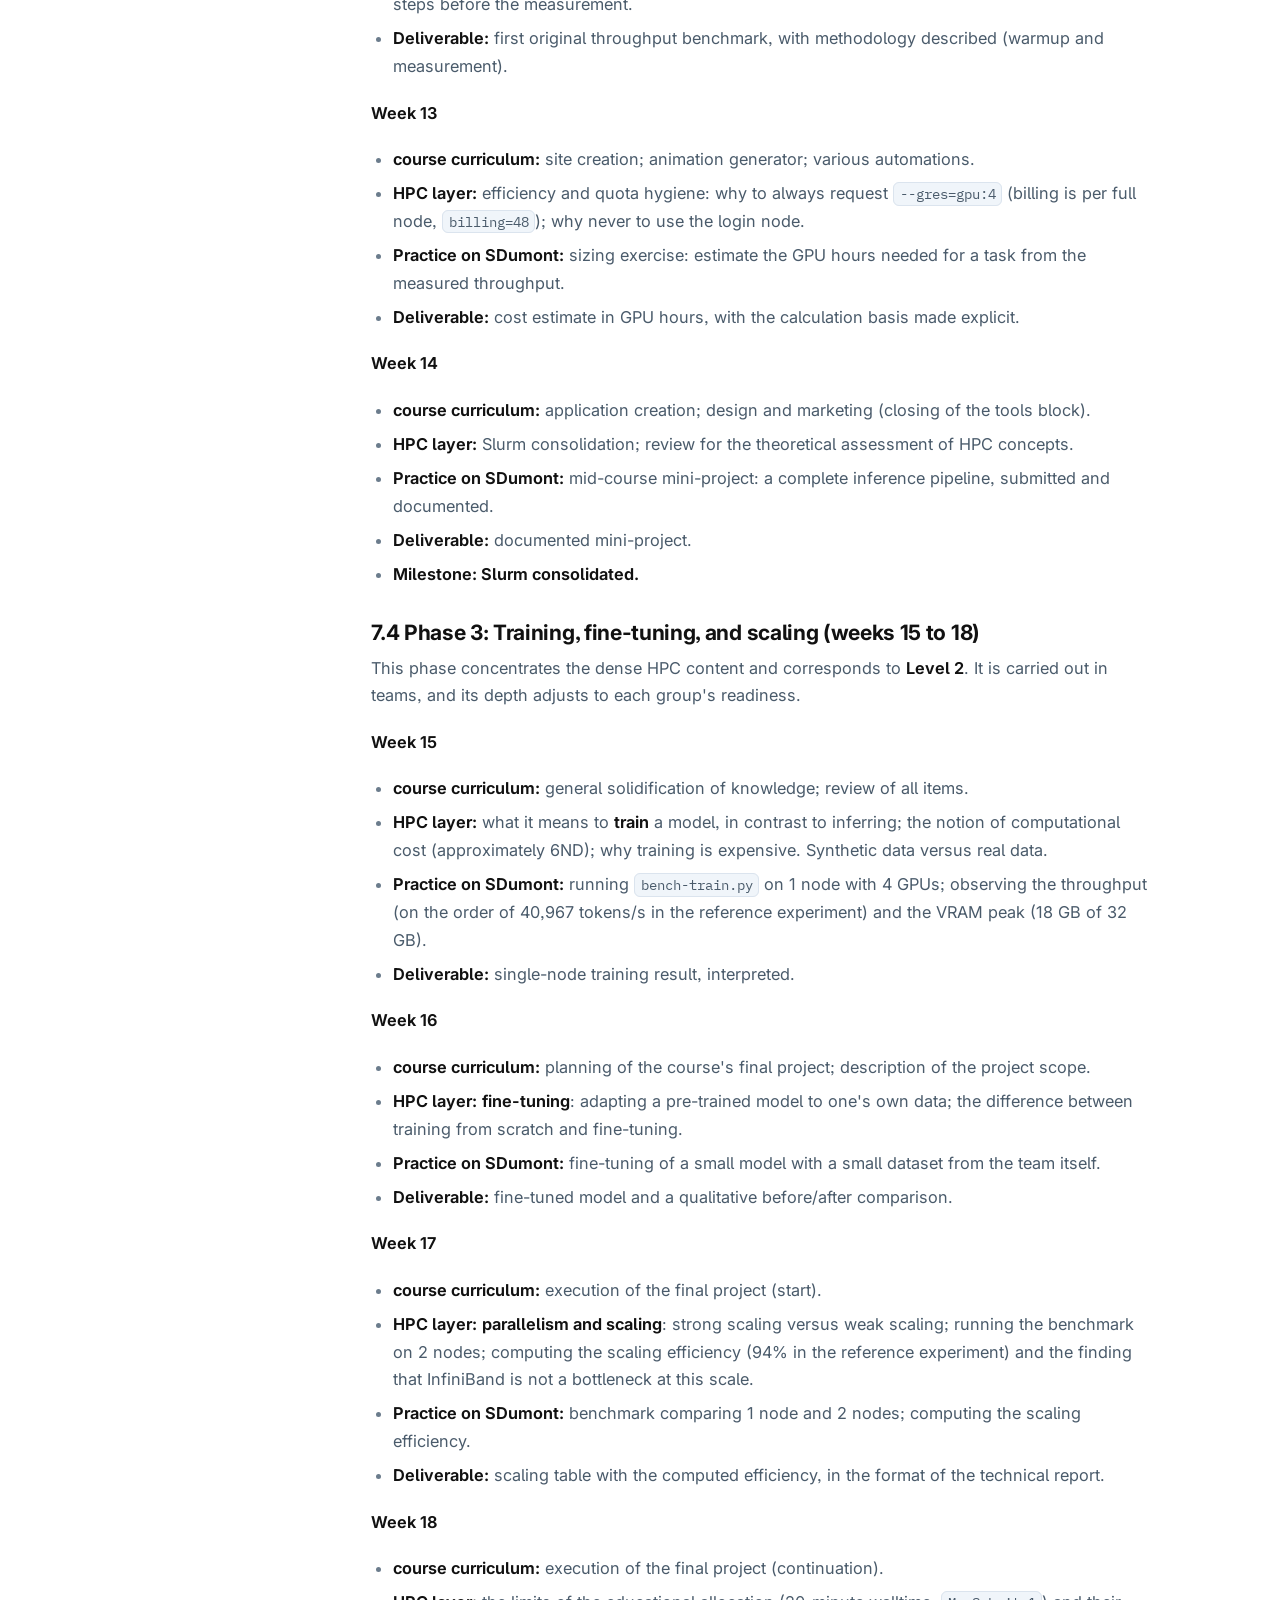
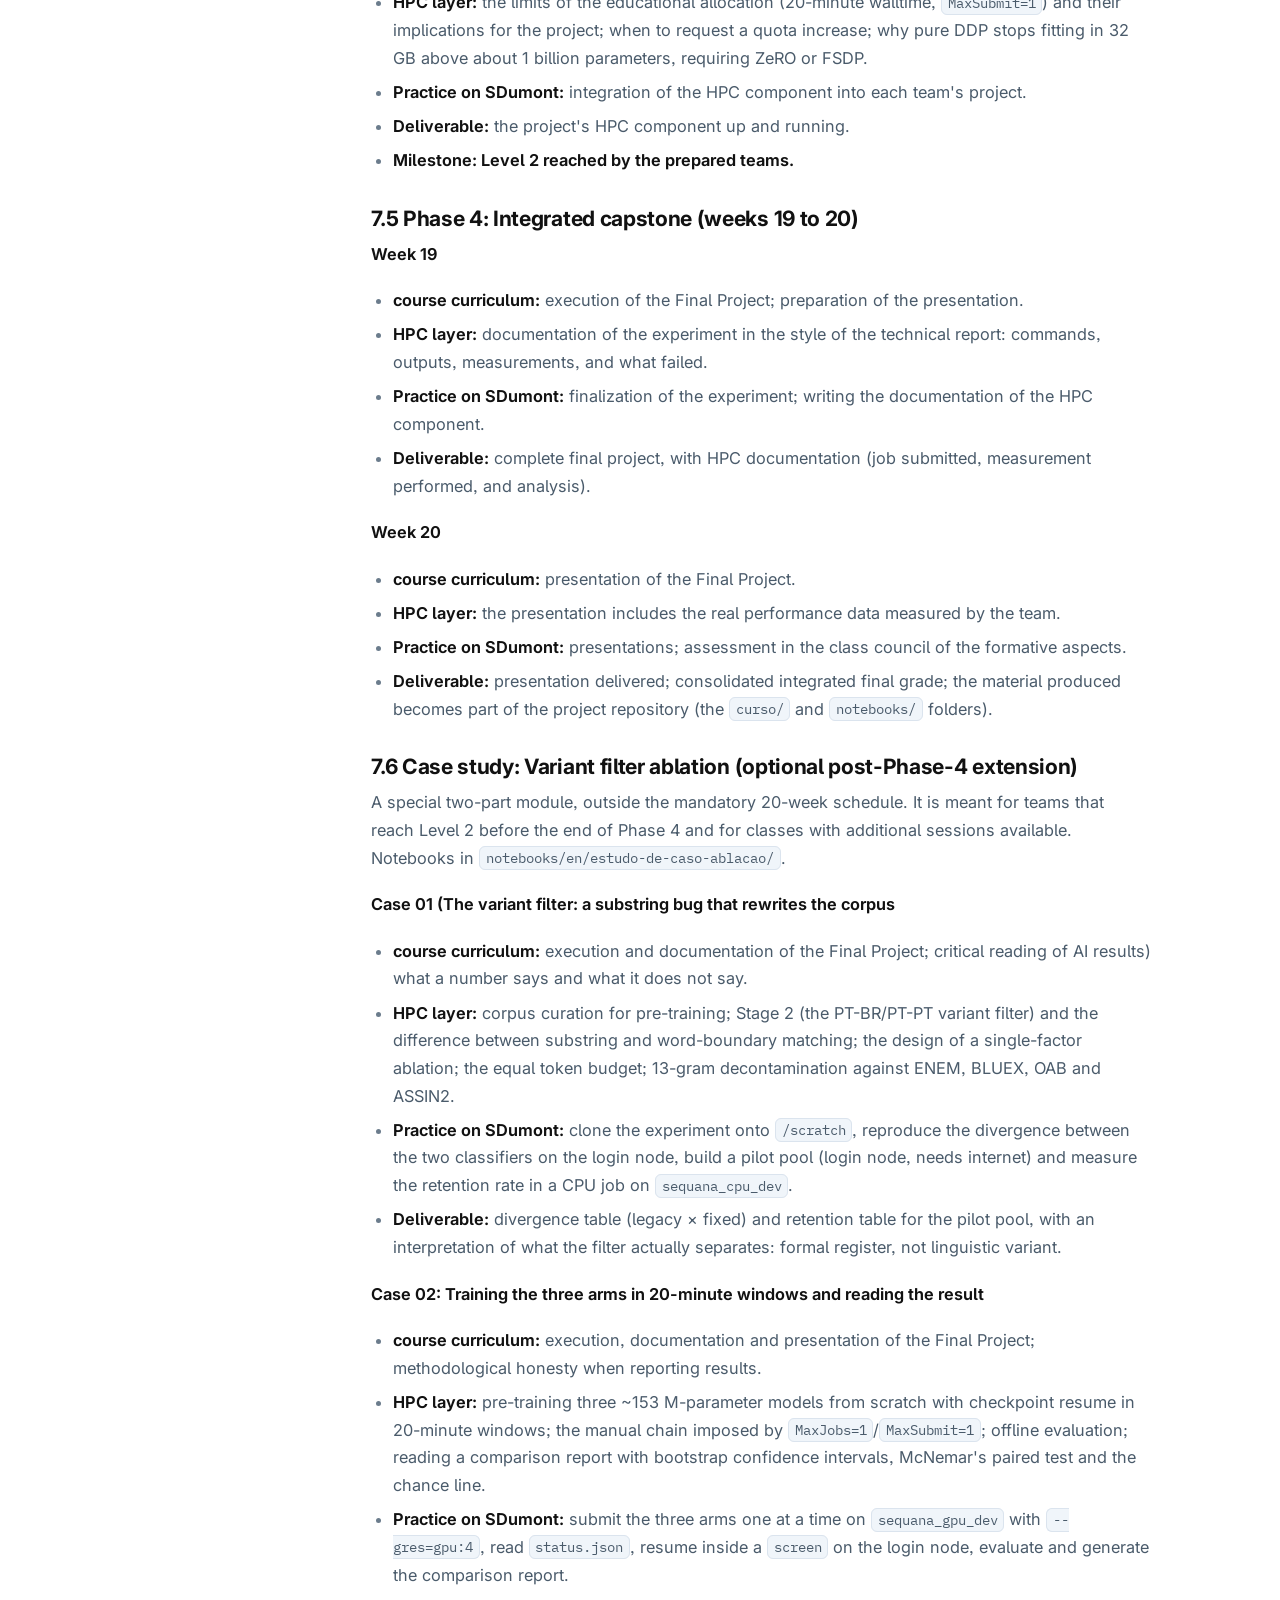
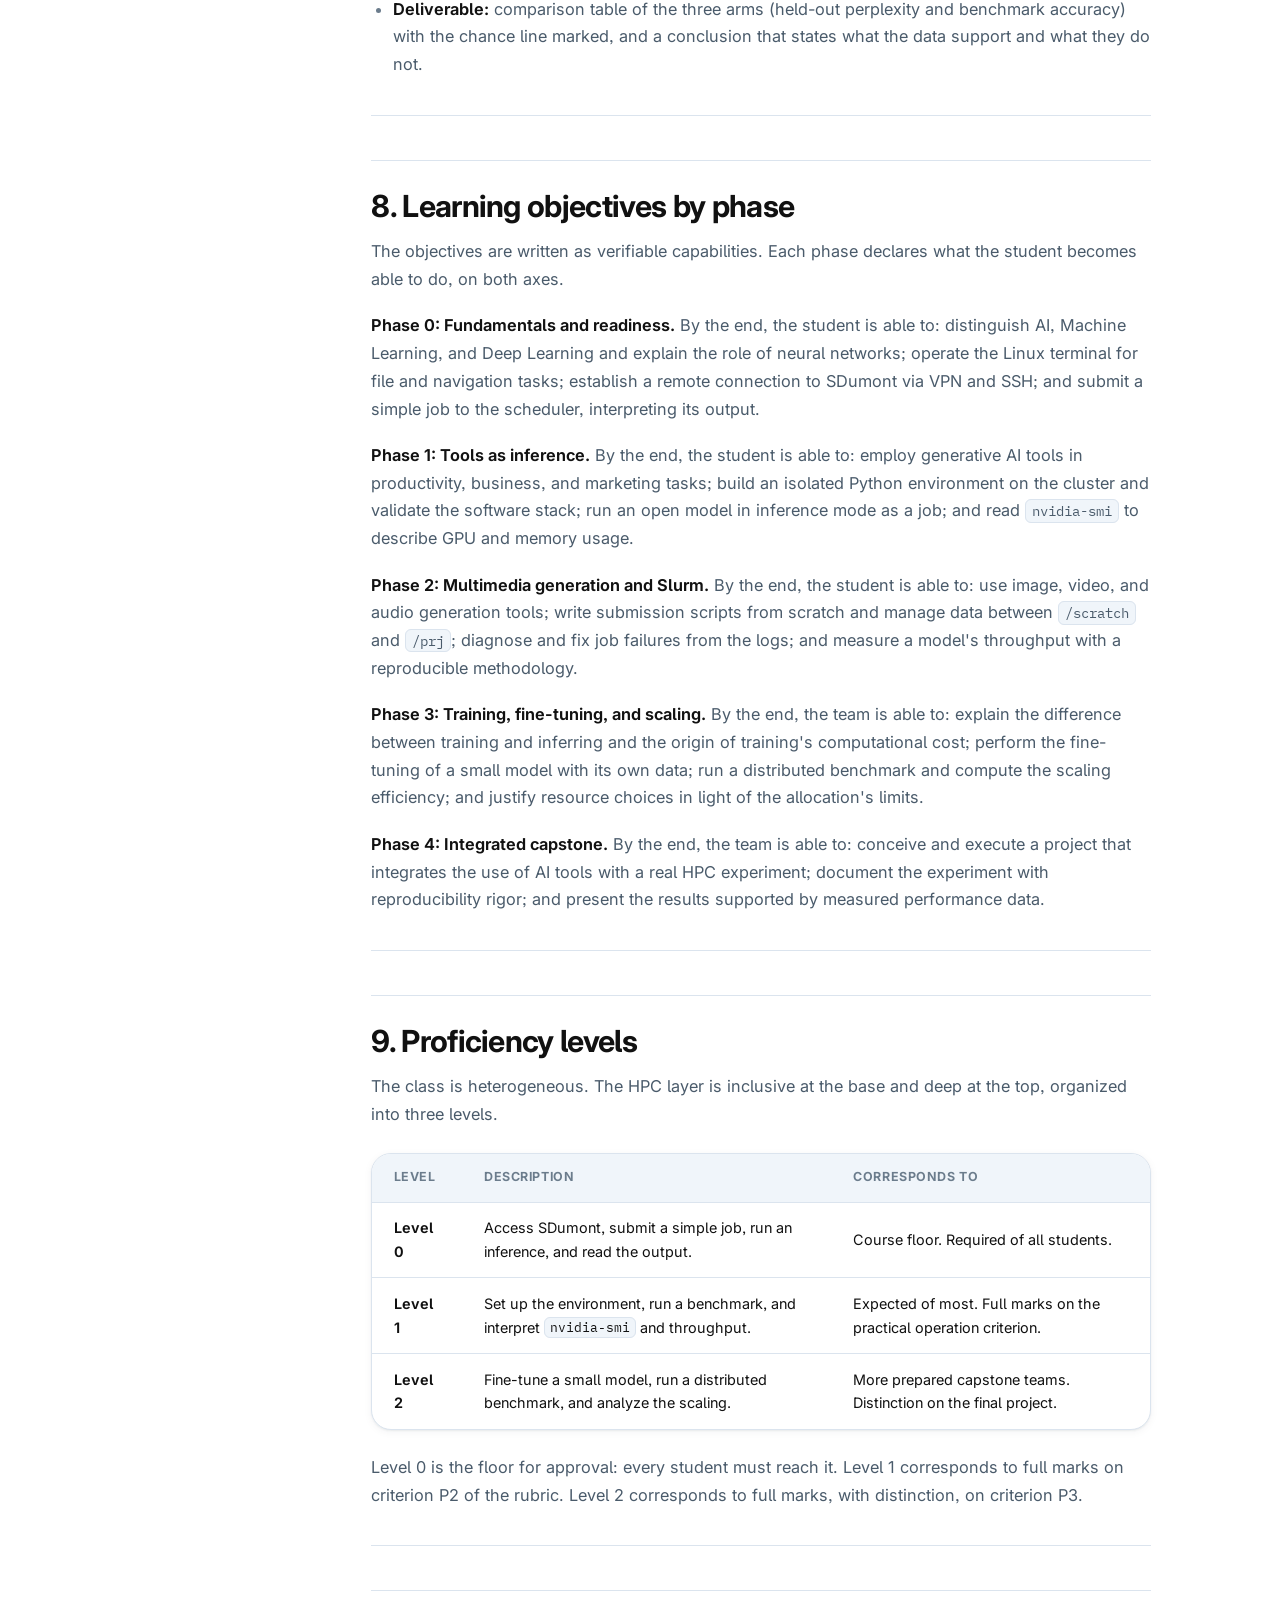
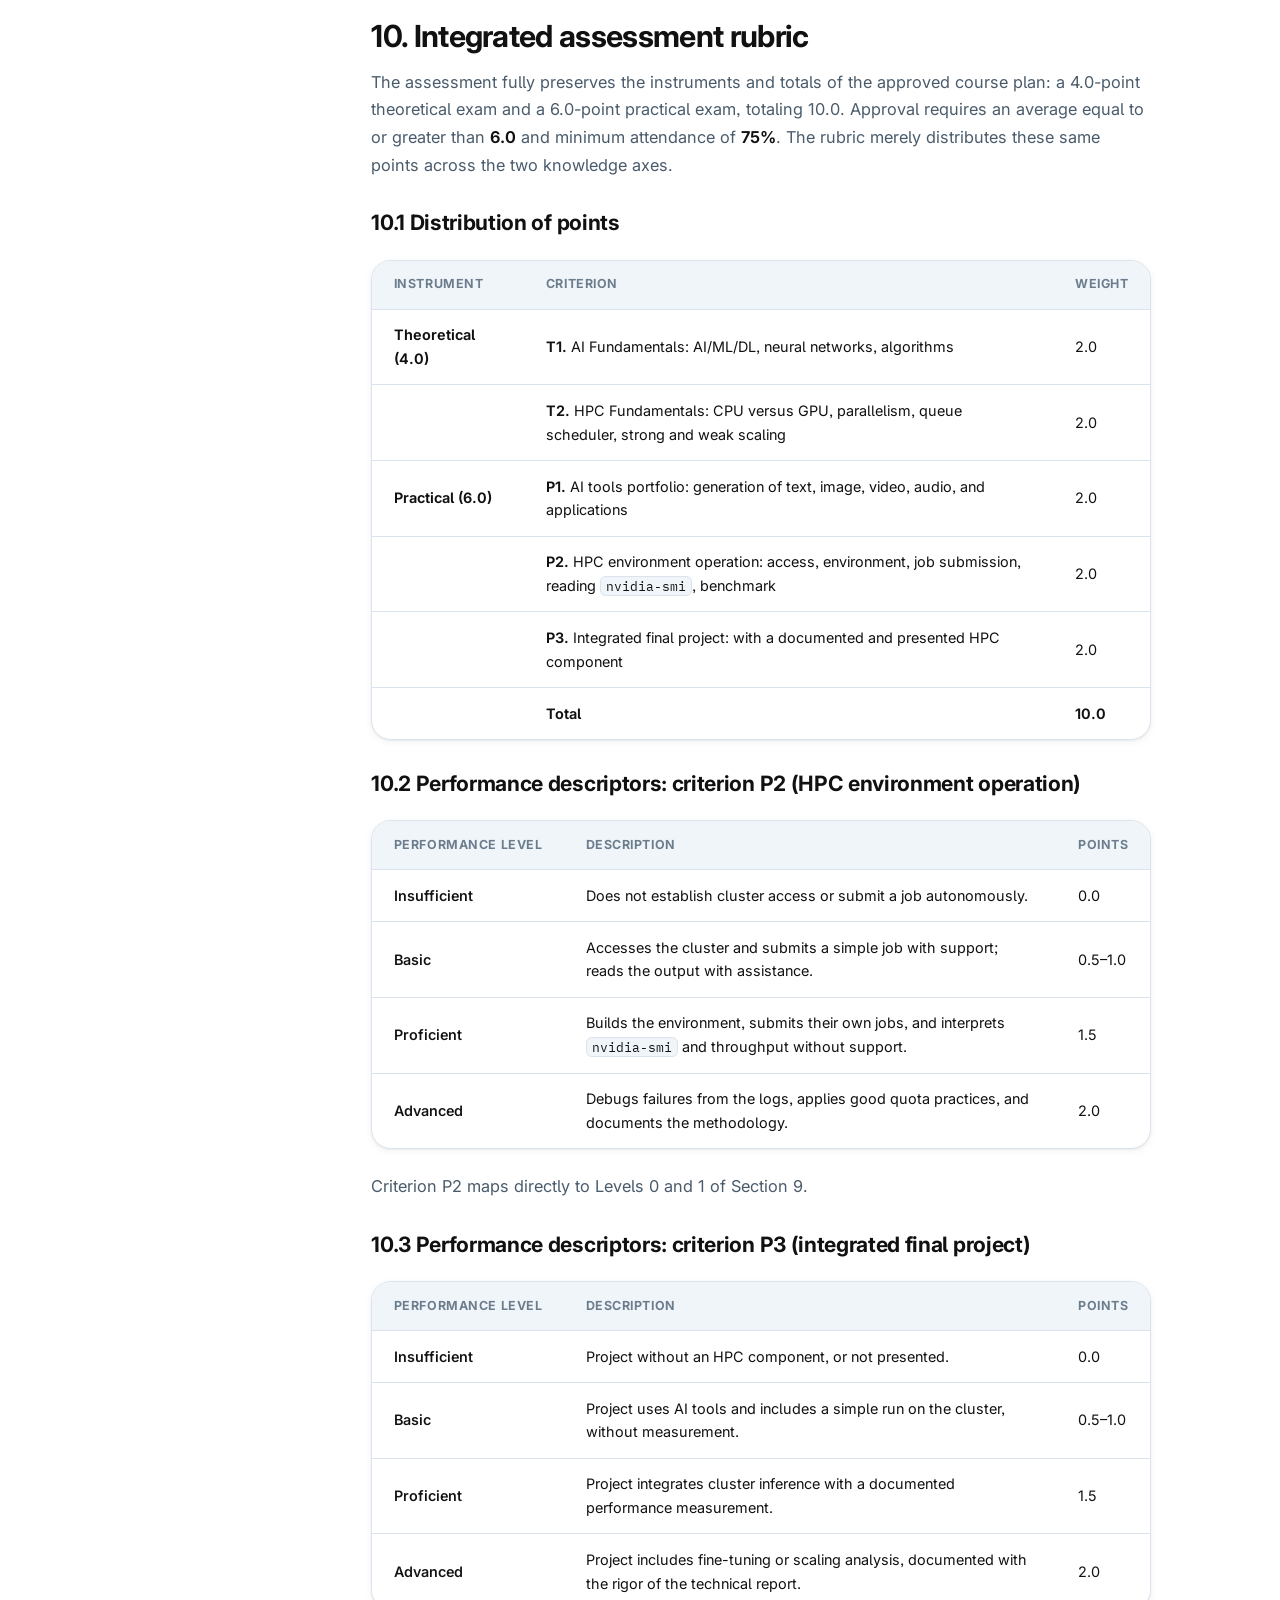
<file: peia-hpc/plano.html>
<!DOCTYPE html>
<html lang="pt-BR">
<head>
<meta charset="utf-8">
<meta name="viewport" content="width=device-width, initial-scale=1">
<title>Plano de ensino integrado · PEIA-HPC</title>
<meta name="description" data-i18n-content="meta.desc.plano" content="Plano de ensino integrado do projeto PEIA-HPC.">
<meta name="author" content="Bruno Leonardo Santos Menezes">
<meta name="theme-color" content="#071d2f">

<link rel="icon" href="assets/img/favicon.svg" type="image/svg+xml">
<link rel="apple-touch-icon" href="assets/img/favicon.svg">
<link rel="canonical" href="https://brunoleomenezes.github.io/peia-hpc/plano.html">

<meta property="og:type" content="article">
<meta property="og:site_name" content="PEIA-HPC">
<meta property="og:title" content="Plano de ensino integrado · PEIA-HPC">
<meta property="og:url" content="https://brunoleomenezes.github.io/peia-hpc/plano.html">
<meta property="og:image" content="https://brunoleomenezes.github.io/peia-hpc/assets/img/peia-hpc-logo.svg">
<meta name="twitter:card" content="summary_large_image">

<link rel="preconnect" href="https://fonts.googleapis.com">
<link rel="preconnect" href="https://fonts.gstatic.com" crossorigin>
<link rel="stylesheet" href="https://fonts.googleapis.com/css2?family=Inter:wght@400;500;600;700;750&family=IBM+Plex+Mono:wght@400;500&display=swap">
<link rel="stylesheet" href="assets/css/estilo.css?v=6">
<noscript><style>.revelar{opacity:1;transform:none}</style></noscript>
</head>

<body data-i18n-titulo="meta.titulo.plano" data-documento="plano">

<a class="pular-para-conteudo" href="#conteudo" data-i18n="pular">Pular para o conteúdo</a>

<!-- ====================================================== Cabeçalho ==== -->
<header class="cabecalho" data-cabecalho>
  <div class="envoltorio cabecalho__interno">

    <a class="marca" href="index.html" aria-label="PEIA-HPC">
      <span class="marca__simbolo" aria-hidden="true">
        <svg viewBox="0 0 64 64">
          <rect width="64" height="64" rx="14" fill="#0A2A43"/>
          <g fill="none" stroke-linecap="round">
            <path d="M12 47 C 25 47, 37 40, 44 27" stroke="#0072B2" stroke-width="7"/>
            <path d="M18 44 C 29 44, 39 38, 45 26" stroke="#5AA3D0" stroke-width="4.5"/>
          </g>
          <line x1="45" y1="25" x2="52" y2="15" stroke="#E69F00" stroke-width="3.4" stroke-linecap="round"/>
          <circle cx="45" cy="25" r="5" fill="#009E73"/>
          <circle cx="52" cy="15" r="5.6" fill="#E69F00"/>
        </svg>
      </span>
      <span class="marca__texto">
        <span class="marca__nome">PEIA-HPC</span>
        <span class="marca__descritor" data-i18n="marca.descritor">IA aplicada · Computação científica</span>
      </span>
    </a>

    <button class="botao-icone abrir-menu" type="button" data-abrir-menu aria-expanded="false" aria-controls="navegacao" data-i18n-aria-label="nav.abrirMenu" aria-label="Abrir menu de navegação">
      <svg viewBox="0 0 24 24" fill="none" stroke="currentColor" stroke-width="2" stroke-linecap="round" aria-hidden="true"><path d="M4 7h16M4 12h16M4 17h16"/></svg>
    </button>

    <nav class="nav" id="navegacao" data-nav>
      <a class="nav__link" href="index.html#projeto" data-i18n="nav.projeto">O projeto</a>
      <a class="nav__link" href="index.html#curso" data-i18n="nav.curso">O curso</a>
      <a class="nav__link" href="index.html#infraestrutura" data-i18n="nav.infra">Infraestrutura</a>
      <a class="nav__link" href="ensino.html" data-i18n="nav.ensino">Área de ensino</a>
      <a class="nav__link" href="index.html#professor" data-i18n="nav.professor">Coordenação</a>

      <div class="ferramentas">
        <div class="seletor-idioma" role="group" data-i18n-aria-label="nav.idioma" aria-label="Idioma">
          <button class="seletor-idioma__opcao" type="button" data-idioma="pt" aria-pressed="true">PT</button>
          <button class="seletor-idioma__opcao" type="button" data-idioma="en" aria-pressed="false">EN</button>
        </div>
        <button class="botao-icone" type="button" data-alternar-tema aria-pressed="false" data-i18n-aria-label="nav.tema" aria-label="Alternar tema claro e escuro">
          <svg viewBox="0 0 24 24" fill="none" stroke="currentColor" stroke-width="2" stroke-linecap="round" stroke-linejoin="round" aria-hidden="true">
            <circle cx="12" cy="12" r="4"/>
            <path d="M12 2v2M12 20v2M4.9 4.9l1.4 1.4M17.7 17.7l1.4 1.4M2 12h2M20 12h2M4.9 19.1l1.4-1.4M17.7 6.3l1.4-1.4"/>
          </svg>
        </button>
      </div>
    </nav>

  </div>
</header>

<main id="conteudo">

<section class="hero hero--compacto">
  <svg class="hero__malha" viewBox="0 0 1440 400" preserveAspectRatio="xMidYMid slice" aria-hidden="true">
    <defs>
      <pattern id="malha-plano" width="72" height="72" patternUnits="userSpaceOnUse">
        <path d="M72 0H0V72" fill="none" stroke="rgba(143,192,224,0.16)" stroke-width="1"/>
        <circle cx="0" cy="0" r="1.8" fill="rgba(102,194,169,0.4)"/>
      </pattern>
    </defs>
    <rect width="1440" height="400" fill="url(#malha-plano)"/>
    <g stroke="rgba(143,192,224,0.2)" stroke-width="1.2" fill="none">
      <path d="M100 330 L 320 250 L 540 300 L 760 200 L 980 260 L 1200 160 L 1380 210"/>
    </g>
    <circle cx="1200" cy="160" r="5" fill="rgba(230,159,0,0.65)"/>
  </svg>

  <div class="envoltorio">
    <p class="hero__selo">
      <strong data-i18n="hero.selo.marca">SINAPAD 249134</strong>
      <span data-i18n="doc.selo">Documentação do projeto</span>
    </p>
    <h1 class="hero__titulo" data-i18n="doc.plano.titulo">Plano de ensino integrado</h1>
    <p class="hero__subtitulo" data-i18n="doc.plano.sub">Documento do projeto PEIA-HPC.</p>
    <div class="grupo-botoes">
      <a class="botao botao--fantasma-claro" data-href-pt="https://github.com/brunoleomenezes/peia-hpc/blob/main/curso/plano-de-ensino-integrado.md" data-href-en="https://github.com/brunoleomenezes/peia-hpc/blob/main/curso/plano-de-ensino-integrado.en.md" href="https://github.com/brunoleomenezes/peia-hpc/blob/main/curso/plano-de-ensino-integrado.md" target="_blank" rel="noopener noreferrer">
        <span data-i18n="doc.github">Ver a fonte no GitHub</span>
        <svg viewBox="0 0 24 24" fill="none" stroke="currentColor" stroke-width="2" stroke-linecap="round" stroke-linejoin="round" aria-hidden="true"><path d="M18 13v6a2 2 0 01-2 2H5a2 2 0 01-2-2V8a2 2 0 012-2h6M15 3h6v6M10 14L21 3"/></svg>
        <span class="oculto-visual" data-i18n="nav.novaAba">abre em nova aba</span>
      </a>
    </div>
  </div>
</section>

<section class="secao" style="padding-block: clamp(2.25rem, 5vw, 3.5rem);">
  <div class="envoltorio documento">
    <aside class="sumario">
      <h2 class="sumario__titulo" data-i18n="doc.sumario">Sumário</h2>
      <nav data-sumario data-i18n-aria-label="doc.sumario" aria-label="Sumário"></nav>
    </aside>
    <article class="documento__corpo" data-corpo>
      <p class="documento__aviso" data-i18n="doc.carregando">Carregando o documento…</p>
    </article>
  </div>
</section>

</main>

<footer class="rodape">
  <div class="envoltorio">

    <div class="rodape__grade">

      <div>
        <a class="rodape__marca" href="index.html" aria-label="PEIA-HPC">
          <span class="marca__simbolo" aria-hidden="true">
            <svg viewBox="0 0 64 64">
              <rect width="64" height="64" rx="14" fill="#0A2A43"/>
              <g fill="none" stroke-linecap="round">
                <path d="M12 47 C 25 47, 37 40, 44 27" stroke="#0072B2" stroke-width="7"/>
                <path d="M18 44 C 29 44, 39 38, 45 26" stroke="#5AA3D0" stroke-width="4.5"/>
              </g>
              <line x1="45" y1="25" x2="52" y2="15" stroke="#E69F00" stroke-width="3.4" stroke-linecap="round"/>
              <circle cx="45" cy="25" r="5" fill="#009E73"/>
              <circle cx="52" cy="15" r="5.6" fill="#E69F00"/>
            </svg>
          </span>
          <span class="marca__texto">
            <span class="marca__nome">PEIA-HPC</span>
            <span class="marca__descritor" data-i18n="marca.descritor">IA aplicada · Computação científica</span>
          </span>
        </a>
        <p class="rodape__sobre" data-i18n="rodape.sobre">Formação Nacional em Inteligência Artificial Aplicada e Computação Científica utilizando Infraestrutura HPC do SINAPAD. Proposta 249134, Supercomputador Santos Dumont, LNCC/MCTI.</p>
      </div>

      <div>
        <h3 data-i18n="rodape.col1">Navegação</h3>
        <ul>
          <li><a href="index.html#projeto" data-i18n="nav.projeto">O projeto</a></li>
          <li><a href="index.html#curso" data-i18n="nav.curso">O curso</a></li>
          <li><a href="index.html#infraestrutura" data-i18n="nav.infra">Infraestrutura</a></li>
          <li><a href="ensino.html" data-i18n="nav.ensino">Área de ensino</a></li>
          <li><a href="https://brunoleomenezes.github.io/" target="_blank" rel="noopener noreferrer" data-i18n="nav.professor">Coordenação</a></li>
        </ul>
      </div>

      <div>
        <h3 data-i18n="rodape.col2">Material</h3>
        <ul>
          <li><a data-href-pt="https://github.com/brunoleomenezes/peia-hpc/blob/main/notebooks/README.md" data-href-en="https://github.com/brunoleomenezes/peia-hpc/blob/main/notebooks/en/README.md" href="https://github.com/brunoleomenezes/peia-hpc/blob/main/notebooks/README.md" target="_blank" rel="noopener noreferrer" data-i18n="rodape.link.notebooks">Notebooks das aulas</a></li>
          <li><a data-href-pt="https://github.com/brunoleomenezes/peia-hpc/blob/main/curso/plano-de-ensino-integrado.md" data-href-en="https://github.com/brunoleomenezes/peia-hpc/blob/main/curso/plano-de-ensino-integrado.en.md" href="https://github.com/brunoleomenezes/peia-hpc/blob/main/curso/plano-de-ensino-integrado.md" target="_blank" rel="noopener noreferrer" data-i18n="rodape.link.plano">Plano de ensino</a></li>
          <li><a data-href-pt="https://github.com/brunoleomenezes/peia-hpc/blob/main/docs/relatorio-tecnico.md" data-href-en="https://github.com/brunoleomenezes/peia-hpc/blob/main/docs/relatorio-tecnico.en.md" href="https://github.com/brunoleomenezes/peia-hpc/blob/main/docs/relatorio-tecnico.md" target="_blank" rel="noopener noreferrer" data-i18n="rodape.link.relatorio">Relatório técnico</a></li>
          <li><a data-href-pt="https://github.com/brunoleomenezes/peia-hpc/blob/main/identidade-visual/README.md" data-href-en="https://github.com/brunoleomenezes/peia-hpc/blob/main/identidade-visual/README.en.md" href="https://github.com/brunoleomenezes/peia-hpc/blob/main/identidade-visual/README.md" target="_blank" rel="noopener noreferrer" data-i18n="rodape.link.identidade">Identidade visual</a></li>
        </ul>
      </div>

      <div>
        <h3 data-i18n="rodape.col3">Instituições</h3>
        <ul>
          <li><a href="https://sdumont.lncc.br" target="_blank" rel="noopener noreferrer">SDumont / LNCC</a></li>
          <li><a href="https://www.lncc.br" target="_blank" rel="noopener noreferrer">LNCC / MCTI</a></li>
          <li><a href="https://github.com/brunoleomenezes/peia-hpc" target="_blank" rel="noopener noreferrer">GitHub</a></li>
        </ul>
      </div>

    </div>

    <p class="rodape__agradecimento" data-i18n-html="rodape.agradecimento">Os experimentos e as atividades práticas deste projeto foram realizados com recursos do Supercomputador SDumont, do <strong>Laboratório Nacional de Computação Científica (LNCC/MCTI)</strong>.</p>

    <div class="rodape__base">
      <span>© 2026 PEIA-HPC · <span data-i18n="rodape.licenca">Conteúdo licenciado sob Apache 2.0</span></span>
      <span data-i18n="rodape.direitos">Projeto educacional e científico aberto</span>
    </div>

  </div>
</footer>

<script src="assets/js/i18n.js?v=6"></script>
<script src="assets/js/site.js?v=6"></script>
<script src="assets/js/documento.js?v=6"></script>
</body>
</html>
</file>
<file: assets/style.css>
/* =========================================================
   Bruno Menezes — Template pessoal
   Design system: tema claro/escuro, i18n PT/EN, responsivo
   ========================================================= */

:root {
  /* Escala tipográfica e espaçamento */
  --font: 'Inter', -apple-system, BlinkMacSystemFont, 'Segoe UI', Roboto, sans-serif;
  --mono: 'JetBrains Mono', ui-monospace, SFMono-Regular, Menlo, monospace;
  --container: 1080px;
  --radius: 16px;
  --radius-sm: 10px;

  /* Acento (gradiente da marca) */
  --accent: #6366f1;
  --accent-2: #22d3ee;
  --grad: linear-gradient(100deg, var(--accent), var(--accent-2));

  /* Tema escuro (padrão) */
  --bg: #0b0f19;
  --bg-elev: #111726;
  --bg-alt: #0e1320;
  --card: #141b2c;
  --card-hover: #18213500;
  --text: #e8ecf3;
  --text-soft: #b7c0d0;
  --muted: #8b95a7;
  --border: #212a3d;
  --ring: rgba(99, 102, 241, .35);
  --shadow: 0 20px 50px -20px rgba(0, 0, 0, .6);
  --header-bg: rgba(11, 15, 25, .72);
}

:root[data-theme="light"] {
  --bg: #f7f8fb;
  --bg-elev: #ffffff;
  --bg-alt: #eef1f7;
  --card: #ffffff;
  --text: #10151f;
  --text-soft: #3c4557;
  --muted: #66708a;
  --border: #e2e7f0;
  --ring: rgba(99, 102, 241, .28);
  --shadow: 0 20px 45px -22px rgba(20, 30, 60, .25);
  --header-bg: rgba(247, 248, 251, .78);
}

@media (prefers-color-scheme: light) {
  :root:not([data-theme]) {
    --bg: #f7f8fb; --bg-elev: #ffffff; --bg-alt: #eef1f7; --card: #ffffff;
    --text: #10151f; --text-soft: #3c4557; --muted: #66708a; --border: #e2e7f0;
    --ring: rgba(99, 102, 241, .28); --shadow: 0 20px 45px -22px rgba(20, 30, 60, .25);
    --header-bg: rgba(247, 248, 251, .78);
  }
}

* { box-sizing: border-box; }
html { scroll-behavior: smooth; scroll-padding-top: 84px; }

body {
  margin: 0;
  font-family: var(--font);
  background: var(--bg);
  color: var(--text);
  line-height: 1.7;
  -webkit-font-smoothing: antialiased;
  overflow-x: hidden;
}

/* Fundo com brilho sutil */
body::before {
  content: "";
  position: fixed;
  inset: 0;
  z-index: -1;
  background:
    radial-gradient(60% 45% at 78% -5%, rgba(34, 211, 238, .12), transparent 60%),
    radial-gradient(55% 45% at 12% 5%, rgba(99, 102, 241, .16), transparent 60%);
  pointer-events: none;
}

a { color: inherit; text-decoration: none; }
.container { width: 100%; max-width: var(--container); margin: 0 auto; padding: 0 24px; }

/* ---------- i18n ---------- */
.en { display: none; }
body.lang-en .en { display: revert; }
body.lang-en .pt { display: none; }
.nav a .pt, .nav a .en, h1 .pt, h1 .en, h2 .pt, h2 .en, h3 .pt, h3 .en,
.when .pt, .when .en, .pill-btn .pt, .pill-btn .en, .section-kicker .pt, .section-kicker .en,
.stat-label .pt, .stat-label .en, li .pt, li .en { display: inline; }
body.lang-en .nav a .pt, body.lang-en h1 .pt, body.lang-en h2 .pt, body.lang-en h3 .pt,
body.lang-en .when .pt, body.lang-en .pill-btn .pt, body.lang-en .section-kicker .pt,
body.lang-en .stat-label .pt, body.lang-en li .pt { display: none; }
body:not(.lang-en) .nav a .en, body:not(.lang-en) h1 .en, body:not(.lang-en) h2 .en,
body:not(.lang-en) h3 .en, body:not(.lang-en) .when .en, body:not(.lang-en) .pill-btn .en,
body:not(.lang-en) .section-kicker .en, body:not(.lang-en) .stat-label .en,
body:not(.lang-en) li .en { display: none; }

/* ---------- Acessibilidade ---------- */
.skip-link {
  position: absolute; left: -9999px; top: 0; z-index: 100;
  background: var(--accent); color: #fff; padding: 10px 16px; border-radius: 0 0 8px 0;
}
.skip-link:focus { left: 0; }
:focus-visible { outline: 2px solid var(--accent); outline-offset: 3px; border-radius: 4px; }

/* ---------- Header ---------- */
.site-header {
  position: sticky; top: 0; z-index: 50;
  background: var(--header-bg);
  backdrop-filter: saturate(160%) blur(14px);
  -webkit-backdrop-filter: saturate(160%) blur(14px);
  border-bottom: 1px solid var(--border);
}
.header-inner { display: flex; align-items: center; gap: 20px; height: 64px; }
.brand { display: flex; align-items: center; gap: 10px; font-weight: 700; }
.brand-mark {
  display: grid; place-items: center; width: 30px; height: 30px; border-radius: 9px;
  background: var(--grad); color: #0b0f19; font-weight: 800; font-size: .8rem; letter-spacing: .02em;
}
.brand-name { font-size: .98rem; }
.nav { display: flex; gap: 4px; margin-left: auto; }
.nav a {
  color: var(--text-soft); font-size: .9rem; font-weight: 500;
  padding: 8px 12px; border-radius: 8px; transition: color .2s, background .2s;
}
.nav a:hover { color: var(--text); background: color-mix(in srgb, var(--accent) 12%, transparent); }
.header-actions { display: flex; align-items: center; gap: 8px; }

.pill-btn {
  font-family: var(--font); font-size: .78rem; font-weight: 700; letter-spacing: .06em;
  color: var(--text-soft); background: transparent; border: 1px solid var(--border);
  padding: 6px 12px; border-radius: 999px; cursor: pointer; transition: all .2s;
}
.pill-btn:hover { color: var(--text); border-color: var(--accent); }
.icon-btn {
  display: grid; place-items: center; width: 36px; height: 36px; border-radius: 10px;
  color: var(--text-soft); background: transparent; border: 1px solid var(--border); cursor: pointer;
  transition: all .2s;
}
.icon-btn:hover { color: var(--text); border-color: var(--accent); }
.ic-moon { display: none; }
:root[data-theme="light"] .ic-sun { display: none; }
:root[data-theme="light"] .ic-moon { display: block; }
@media (prefers-color-scheme: light) {
  :root:not([data-theme]) .ic-sun { display: none; }
  :root:not([data-theme]) .ic-moon { display: block; }
}

/* ---------- Hero ---------- */
.hero { padding: clamp(48px, 9vw, 104px) 0 clamp(40px, 7vw, 80px); }
.hero-grid { display: grid; grid-template-columns: 1.35fr .65fr; gap: 48px; align-items: center; }
.kicker {
  font-family: var(--mono); font-size: .82rem; letter-spacing: .02em;
  color: var(--accent-2); margin: 0 0 18px;
}
.hero h1 {
  font-size: clamp(2.6rem, 7vw, 4.6rem); line-height: 1.02; letter-spacing: -.03em;
  margin: 0 0 20px; font-weight: 800;
}
.grad { background: var(--grad); -webkit-background-clip: text; background-clip: text; color: transparent; }
.hero-sub { font-size: clamp(1.05rem, 2vw, 1.28rem); color: var(--text-soft); max-width: 34ch; margin: 0 0 24px; }
.hero-sub strong { color: var(--text); }

.chips { display: flex; flex-wrap: wrap; gap: 8px; list-style: none; padding: 0; margin: 0 0 28px; }
.chips li {
  font-size: .82rem; color: var(--text-soft); background: var(--bg-elev);
  border: 1px solid var(--border); padding: 6px 13px; border-radius: 999px;
}
.chips.wide { margin-top: 30px; }
.chips.col { flex-direction: column; align-items: flex-start; }
.chips.col li { width: 100%; }

.cta { display: flex; flex-wrap: wrap; gap: 12px; margin-bottom: 26px; }
.btn {
  display: inline-flex; align-items: center; justify-content: center;
  font-weight: 600; font-size: .95rem; padding: 12px 22px; border-radius: 12px;
  border: 1px solid transparent; transition: transform .15s, box-shadow .2s, background .2s, border-color .2s;
}
.btn.primary { background: var(--grad); color: #0b0f19; box-shadow: 0 10px 30px -12px var(--ring); }
.btn.primary:hover { transform: translateY(-2px); box-shadow: 0 16px 36px -12px var(--ring); }
.btn.ghost { background: transparent; border-color: var(--border); color: var(--text); }
.btn.ghost:hover { border-color: var(--accent); transform: translateY(-2px); }
.btn.big { font-size: 1.02rem; padding: 15px 28px; }

.social { display: flex; flex-wrap: wrap; gap: 18px; }
.social a { color: var(--muted); font-size: .9rem; font-weight: 500; transition: color .2s; position: relative; }
.social a:hover { color: var(--accent-2); }
.social.center { justify-content: center; margin-top: 26px; }

/* Avatar */
.hero-visual { display: flex; justify-content: center; }
.avatar-ring {
  position: relative; width: min(280px, 62vw); aspect-ratio: 1; border-radius: 50%;
  display: grid; place-items: center;
  background: var(--grad); padding: 4px;
  box-shadow: var(--shadow);
}
.avatar-ring::after {
  content: ""; position: absolute; inset: -18px; border-radius: 50%;
  background: radial-gradient(circle, var(--ring), transparent 70%); z-index: -1; filter: blur(6px);
}
.avatar { width: 100%; height: 100%; border-radius: 50%; object-fit: cover; }
.avatar-mono {
  position: absolute; inset: 4px; border-radius: 50%; display: grid; place-items: center;
  background: var(--bg-elev); color: var(--text);
  font-size: clamp(3rem, 10vw, 5rem); font-weight: 800; letter-spacing: -.02em;
}
.avatar + .avatar-mono { display: none; }

/* ---------- Sections ---------- */
.section { padding: clamp(56px, 9vw, 100px) 0; }
.section.alt { background: var(--bg-alt); border-top: 1px solid var(--border); border-bottom: 1px solid var(--border); }
.section-kicker { font-family: var(--mono); font-size: .8rem; color: var(--accent-2); margin: 0 0 10px; }
.section-title {
  font-size: clamp(1.7rem, 4vw, 2.6rem); letter-spacing: -.02em; line-height: 1.1;
  margin: 0 0 36px; font-weight: 700; max-width: 20ch;
}
.prose { max-width: 66ch; font-size: 1.06rem; color: var(--text-soft); }
.prose p { margin: 0 0 16px; }
.prose strong { color: var(--text); font-weight: 600; }
.muted { color: var(--muted); font-size: .95rem; }
.center { text-align: center; margin-left: auto; margin-right: auto; }

/* Stats */
.stats {
  display: grid; grid-template-columns: repeat(4, 1fr); gap: 16px; margin-top: 44px;
}
.stat {
  background: var(--card); border: 1px solid var(--border); border-radius: var(--radius);
  padding: 22px; text-align: center;
}
.stat-num {
  display: block; font-size: 1.7rem; font-weight: 800; letter-spacing: -.02em;
  background: var(--grad); -webkit-background-clip: text; background-clip: text; color: transparent;
}
.stat-label { display: block; font-size: .82rem; color: var(--muted); margin-top: 4px; }

/* Cards */
.cards { display: grid; grid-template-columns: repeat(2, 1fr); gap: 18px; }
.card {
  background: var(--card); border: 1px solid var(--border); border-radius: var(--radius);
  padding: 26px; transition: transform .2s, border-color .2s, box-shadow .2s;
}
.card:hover { transform: translateY(-4px); border-color: var(--accent); box-shadow: var(--shadow); }
.card-ic {
  display: grid; place-items: center; width: 46px; height: 46px; border-radius: 12px;
  color: var(--accent-2); background: color-mix(in srgb, var(--accent) 14%, transparent);
  margin-bottom: 16px;
}
.card h3 { margin: 0 0 8px; font-size: 1.15rem; }
.card p { margin: 0; color: var(--text-soft); font-size: .96rem; }


/* Artefatos */
.artifacts { display: grid; gap: 22px; }
.artifact {
  display: grid; grid-template-columns: .9fr 1.1fr; overflow: hidden;
  background: var(--card); border: 1px solid var(--border); border-radius: var(--radius);
  transition: border-color .2s, box-shadow .2s;
}
.artifact:hover { border-color: var(--accent); box-shadow: var(--shadow); }
.artifact-media {
  margin: 0; padding: clamp(18px, 3vw, 30px); display: grid; place-items: center;
  border-right: 1px solid var(--border);
  background: radial-gradient(90% 70% at 50% 50%, color-mix(in srgb, var(--accent-2) 12%, transparent), transparent 75%);
}
.artifact-media img {
  width: 100%; height: auto; display: block; border-radius: 12px;
  border: 1px solid var(--border); box-shadow: var(--shadow);
}
.artifact-media.dark { background: #0d2118; }
.artifact-media.dark img { max-height: 520px; width: auto; max-width: 100%; border-color: transparent; box-shadow: none; }
.artifact-body { padding: clamp(22px, 4vw, 34px); }
.artifact-meta { font-family: var(--mono); font-size: .78rem; color: var(--accent-2); margin: 0 0 8px; }
.artifact h3 { margin: 0 0 10px; font-size: 1.5rem; letter-spacing: -.01em; }
.artifact-body p { color: var(--text-soft); font-size: .97rem; margin: 0 0 14px; }
.artifact-body .artifact-lead { color: var(--text); font-size: 1.05rem; font-weight: 500; }
.artifact-steps { margin: 0 0 20px; padding-left: 20px; color: var(--text-soft); font-size: .95rem; }
.artifact-steps li { margin-bottom: 6px; }
.artifact-steps strong { color: var(--text); }
.artifact .chips { margin-bottom: 22px; }
.artifact-links { display: flex; flex-wrap: wrap; gap: 12px; }


/* Galeria de artefatos */
.section-hint { margin: -20px 0 28px; }
.gallery { display: grid; grid-template-columns: repeat(3, 1fr); gap: 20px; }
.tile {
  display: flex; flex-direction: column; text-align: left; padding: 0; overflow: hidden;
  font: inherit; color: inherit; cursor: pointer;
  background: var(--card); border: 1px solid var(--border); border-radius: var(--radius);
  transition: transform .2s, border-color .2s, box-shadow .2s;
}
.tile:hover, .tile:focus-visible { transform: translateY(-4px); border-color: var(--accent); box-shadow: var(--shadow); }
.tile-media { display: block; aspect-ratio: 16 / 10; overflow: hidden; background: #f1f2f4; border-bottom: 1px solid var(--border); }
.tile-media.dark { background: #0d2118; }
.tile-media img { width: 100%; height: 100%; object-fit: cover; display: block; transition: transform .4s ease; }
.tile:hover .tile-media img { transform: scale(1.04); }
.tile-body { display: flex; flex-direction: column; gap: 8px; padding: 20px 22px 22px; flex: 1; }
.tile-meta { font-family: var(--mono); font-size: .74rem; color: var(--accent-2); }
.tile-title { font-size: 1.18rem; font-weight: 700; letter-spacing: -.01em; }
.tile-desc { color: var(--text-soft); font-size: .93rem; line-height: 1.5; flex: 1; }
.tile-more { margin-top: 6px; font-size: .88rem; font-weight: 600; color: var(--accent); }
.tile .pt, .tile .en { display: inline; }
body.lang-en .tile .pt, body:not(.lang-en) .tile .en { display: none; }
.badge {
  display: inline-block; vertical-align: middle; margin-left: 6px; padding: 3px 9px; border-radius: 999px;
  font-size: .7rem; font-weight: 600; letter-spacing: .02em; color: #fff;
  background: linear-gradient(100deg, #6b2a8f, #a35cc4);
}

/* Janela de detalhes */
html.modal-open { overflow: hidden; }
.art-dialog {
  width: min(860px, calc(100vw - 32px)); max-height: calc(100vh - 48px); padding: 0;
  border: 1px solid var(--border); border-radius: 20px; background: var(--card); color: var(--text);
  box-shadow: 0 30px 80px -20px rgba(0,0,0,.55); overflow: auto;
}
.art-dialog::backdrop { background: rgba(5, 8, 15, .62); backdrop-filter: blur(4px); }
.art-dialog[open] { animation: art-in .25s ease; }
@keyframes art-in { from { opacity: 0; transform: translateY(14px) scale(.98); } to { opacity: 1; transform: none; } }
@media (prefers-reduced-motion: reduce) { .art-dialog[open] { animation: none; } }
.art-dialog .artifact { border: 0; border-radius: 0; grid-template-columns: 1fr; }
.art-dialog .artifact-media { display: block; overflow: hidden; padding: 0; border-right: 0; border-bottom: 1px solid var(--border); height: clamp(180px, 32vh, 300px); background: #f1f2f4; }
.art-dialog .artifact-media.dark { background: #0d2118; }
.art-dialog .artifact-media img, .art-dialog .artifact-media.dark img {
  width: 100%; height: 100%; max-height: none; object-fit: cover; border: 0; border-radius: 0; box-shadow: none;
}

.art-dialog .artifact:hover { box-shadow: none; }
.art-close {
  position: sticky; top: 12px; float: right; margin: 12px 12px -56px 0; z-index: 2;
  width: 40px; height: 40px; border-radius: 50%; cursor: pointer;
  font-size: 1.5rem; line-height: 1; color: var(--text);
  background: var(--bg-elev); border: 1px solid var(--border);
}
.art-close:hover { border-color: var(--accent); }
.art-dialog .artifact-body { padding: clamp(24px, 4vw, 40px); }

/* Gerações do instruct */
.gen-grid { display: grid; grid-template-columns: 1fr 1fr; gap: 14px; margin: 4px 0 18px; }
.gen { border: 1px solid var(--border); border-radius: var(--radius-sm); padding: 16px; background: var(--bg-alt); }
.gen-tag { font-family: var(--mono); font-size: .72rem; color: var(--accent-2); margin: 0 0 4px !important; }
.gen h4 { margin: 0 0 8px; font-size: 1rem; }
.gen-facts { margin: 0 0 12px; padding-left: 18px; color: var(--text-soft); font-size: .88rem; }
.gen-facts li { margin-bottom: 4px; }
.gen-links { display: flex; gap: 14px; font-size: .88rem; font-weight: 600; }
.gen-links a { color: var(--accent); }
.gen-links a:hover { text-decoration: underline; }
.artifact-body .note { font-size: .86rem; color: var(--muted); border-left: 3px solid var(--accent); padding-left: 12px; }

/* Timeline */
.timeline { list-style: none; padding: 0; margin: 0; max-width: 760px; }
.timeline li {
  position: relative; padding: 0 0 30px 30px; border-left: 2px solid var(--border);
}
.timeline li:last-child { border-left-color: transparent; padding-bottom: 0; }
.timeline li::before {
  content: ""; position: absolute; left: -8px; top: 5px; width: 14px; height: 14px;
  border-radius: 50%; background: var(--grad); box-shadow: 0 0 0 4px var(--bg);
}
.section.alt .timeline li::before { box-shadow: 0 0 0 4px var(--bg-alt); }
.when { font-family: var(--mono); font-size: .8rem; color: var(--accent-2); }
.timeline h3 { margin: 6px 0 2px; font-size: 1.18rem; }
.where { color: var(--muted); font-size: .9rem; margin: 0 0 10px; font-weight: 500; }
.timeline p:not(.where) { color: var(--text-soft); font-size: .97rem; margin: 0; }

/* Education grid */
.edu-grid { display: grid; grid-template-columns: 1.1fr .9fr; gap: 40px; margin-bottom: 28px; }
.colhead { font-size: 1rem; margin: 0 0 16px; color: var(--accent-2); text-transform: uppercase; letter-spacing: .05em; font-family: var(--mono); font-weight: 500; }
.edu-col .colhead + .colhead { margin-top: 30px; }
.edu-list { list-style: none; padding: 0; margin: 0; }
.edu-list li {
  padding: 16px 18px; background: var(--card); border: 1px solid var(--border);
  border-radius: var(--radius-sm); margin-bottom: 12px;
}
.edu-list strong { display: block; font-weight: 600; margin-bottom: 4px; }
.edu-org { color: var(--muted); font-size: .88rem; }

/* Contact */
.contact-card {
  background: var(--card); border: 1px solid var(--border); border-radius: 24px;
  padding: clamp(32px, 6vw, 60px); text-align: center; box-shadow: var(--shadow);
  background-image: radial-gradient(80% 120% at 50% -20%, color-mix(in srgb, var(--accent) 14%, transparent), transparent 60%);
}
.contact-card .section-title { margin-left: auto; margin-right: auto; max-width: none; }
.contact-card .prose { margin: 0 auto 26px; }
.contact-card .btn { margin: 0 auto; }

/* Footer */
.site-footer { border-top: 1px solid var(--border); padding: 26px 0; }
.footer-inner { display: flex; justify-content: space-between; gap: 12px; flex-wrap: wrap; color: var(--muted); font-size: .85rem; }

/* ---------- Reveal ---------- */
.reveal { opacity: 0; transform: translateY(18px); transition: opacity .6s ease, transform .6s ease; }
.reveal.in { opacity: 1; transform: none; }
@media (prefers-reduced-motion: reduce) { .reveal { opacity: 1; transform: none; transition: none; } }

/* ---------- Responsivo ---------- */
@media (max-width: 860px) {
  .hero-grid { grid-template-columns: 1fr; gap: 32px; }
  .hero-visual { order: -1; }
  .hero-sub { max-width: none; }
  .cards { grid-template-columns: 1fr; }
  .artifact { grid-template-columns: 1fr; }
  .gallery { grid-template-columns: 1fr 1fr; }
  .gen-grid { grid-template-columns: 1fr; }
  .artifact-media { border-right: 0; border-bottom: 1px solid var(--border); }
  .stats { grid-template-columns: repeat(2, 1fr); }
  .edu-grid { grid-template-columns: 1fr; gap: 30px; }
  .nav { display: none; }
}
@media (max-width: 600px) {
  .gallery { grid-template-columns: 1fr; }
}
@media (max-width: 420px) {
  .stats { grid-template-columns: 1fr; }
}
</file>
<file: peia-hpc/assets/css/estilo.css>
/* ==========================================================================
   PEIA-HPC · folha de estilo do site
   Sistema visual derivado de identidade-visual/README.md do repositório peia-hpc:
   · Paleta Okabe-Ito (color-blind-safe): azul #0072B2, verde-azulado #009E73,
     âmbar #E69F00: contraste WCAG 2.1 (SC 1.4.3 texto, SC 1.4.11 gráficos).
   · Curvatura predominante (Bar & Neta, 2006) → raios generosos, sem cantos vivos.
   · Simetria dominante + um único ponto de assimetria por seção (o acento âmbar)
     (Bajaj & Bond, 2018).
   · Tipografia sans-serif geométrica com detalhes humanistas: Inter / IBM Plex Sans.
   ========================================================================== */

/* --------------------------------------------------------------------------
   1. Tokens
   -------------------------------------------------------------------------- */

:root {
  /* Paleta da identidade */
  --azul: #0072b2;
  --azul-2: #2c86c0;
  --azul-3: #5aa3d0;
  --azul-4: #8fc0e0;
  --teal: #009e73;
  --teal-2: #66c2a9;
  --ambar: #e69f00;
  --ambar-esc: #b87d00;

  /* Neutros */
  --preto: #111111;
  --cinza: #555555;

  /* Superfícies: tema claro */
  --bg: #ffffff;
  --bg-alt: #f5f8fb;
  --superficie: #ffffff;
  --superficie-2: #f0f5fa;
  --borda: #dbe4ee;
  --borda-forte: #c2d2e2;
  --texto: #111111;
  --texto-2: #4a5b6b;
  --texto-3: #6b7c8c;
  --azul-texto: #005b8f; /* variante do azul com contraste ≥ 4.5:1 sobre branco */
  --teal-texto: #007455;
  --ambar-texto: #8a6100;

  /* Profundidade */
  --sombra-1: 0 1px 2px rgba(16, 38, 58, 0.06), 0 2px 8px rgba(16, 38, 58, 0.05);
  --sombra-2: 0 2px 6px rgba(16, 38, 58, 0.07), 0 12px 28px rgba(16, 38, 58, 0.08);
  --sombra-3: 0 8px 20px rgba(16, 38, 58, 0.1), 0 24px 56px rgba(16, 38, 58, 0.12);

  /* Fundo escuro fixo (hero, rodapé): constante nos dois temas */
  --noite: #071d2f;
  --noite-2: #0c2a44;
  --noite-3: #12395c;

  /* Geometria: curvatura predominante */
  --r-sm: 8px;
  --r-md: 14px;
  --r-lg: 20px;
  --r-xl: 28px;
  --r-full: 999px;

  /* Ritmo */
  --largura: 1160px;
  --largura-texto: 68ch;
  --gap: clamp(1rem, 2.5vw, 1.75rem);
  --secao-y: clamp(4rem, 9vw, 7.5rem);

  /* Tipografia */
  --fonte: "Inter", "IBM Plex Sans", -apple-system, BlinkMacSystemFont, "Segoe UI",
    Roboto, "Helvetica Neue", Arial, sans-serif;
  --mono: "IBM Plex Mono", ui-monospace, SFMono-Regular, "SF Mono", Menlo, Consolas,
    "Liberation Mono", monospace;

  --transicao: 180ms cubic-bezier(0.4, 0, 0.2, 1);
}

/* Tema escuro: por preferência do sistema, salvo escolha explícita */
@media (prefers-color-scheme: dark) {
  :root:not([data-tema="claro"]) {
    --bg: #08192a;
    --bg-alt: #0b2135;
    --superficie: #0e2740;
    --superficie-2: #123049;
    --borda: #1d3f5c;
    --borda-forte: #2a5578;
    --texto: #e9f2f9;
    --texto-2: #b3c7d8;
    --texto-3: #8fa7bd;
    --azul-texto: #6fb8e8;
    --teal-texto: #4fc9a5;
    --ambar-texto: #f0b53d;
    --sombra-1: 0 1px 2px rgba(0, 0, 0, 0.3), 0 2px 8px rgba(0, 0, 0, 0.24);
    --sombra-2: 0 2px 6px rgba(0, 0, 0, 0.34), 0 12px 28px rgba(0, 0, 0, 0.3);
    --sombra-3: 0 8px 20px rgba(0, 0, 0, 0.4), 0 24px 56px rgba(0, 0, 0, 0.36);
  }
}

/* Tema escuro: escolha explícita do usuário */
:root[data-tema="escuro"] {
  --bg: #08192a;
  --bg-alt: #0b2135;
  --superficie: #0e2740;
  --superficie-2: #123049;
  --borda: #1d3f5c;
  --borda-forte: #2a5578;
  --texto: #e9f2f9;
  --texto-2: #b3c7d8;
  --texto-3: #8fa7bd;
  --azul-texto: #6fb8e8;
  --teal-texto: #4fc9a5;
  --ambar-texto: #f0b53d;
  --sombra-1: 0 1px 2px rgba(0, 0, 0, 0.3), 0 2px 8px rgba(0, 0, 0, 0.24);
  --sombra-2: 0 2px 6px rgba(0, 0, 0, 0.34), 0 12px 28px rgba(0, 0, 0, 0.3);
  --sombra-3: 0 8px 20px rgba(0, 0, 0, 0.4), 0 24px 56px rgba(0, 0, 0, 0.36);
}

/* --------------------------------------------------------------------------
   2. Base
   -------------------------------------------------------------------------- */

*,
*::before,
*::after {
  box-sizing: border-box;
}

/* O atributo hidden precisa vencer as classes de componente (.botao, .cartao…) */
[hidden] {
  display: none !important;
}

html {
  -webkit-text-size-adjust: 100%;
  scroll-behavior: smooth;
  scroll-padding-top: 6rem;
}

@media (prefers-reduced-motion: reduce) {
  html {
    scroll-behavior: auto;
  }
  *,
  *::before,
  *::after {
    animation-duration: 0.001ms !important;
    animation-iteration-count: 1 !important;
    transition-duration: 0.001ms !important;
  }
}

body {
  margin: 0;
  font-family: var(--fonte);
  font-size: clamp(1rem, 0.97rem + 0.15vw, 1.0625rem);
  line-height: 1.65;
  color: var(--texto);
  background: var(--bg);
  -webkit-font-smoothing: antialiased;
  -moz-osx-font-smoothing: grayscale;
  font-feature-settings: "kern", "liga", "cv05", "ss03";
  overflow-x: hidden;
}

h1,
h2,
h3,
h4 {
  margin: 0 0 0.5em;
  line-height: 1.15;
  letter-spacing: -0.022em;
  font-weight: 700;
  text-wrap: balance;
}

h1 {
  font-size: clamp(2.25rem, 1.4rem + 3.6vw, 4rem);
}
h2 {
  font-size: clamp(1.75rem, 1.25rem + 2.1vw, 2.6rem);
}
h3 {
  font-size: clamp(1.15rem, 1.02rem + 0.6vw, 1.4rem);
  letter-spacing: -0.015em;
}
h4 {
  font-size: 1.02rem;
  letter-spacing: -0.01em;
}

p {
  margin: 0 0 1.15em;
}

a {
  color: var(--azul-texto);
  text-decoration-color: color-mix(in srgb, var(--azul-texto) 35%, transparent);
  text-underline-offset: 3px;
  transition: color var(--transicao), text-decoration-color var(--transicao);
}

a:hover {
  text-decoration-color: currentColor;
}

img,
svg {
  max-width: 100%;
  height: auto;
  display: block;
}

code,
kbd {
  font-family: var(--mono);
  font-size: 0.88em;
  background: var(--superficie-2);
  border: 1px solid var(--borda);
  border-radius: 6px;
  padding: 0.1em 0.4em;
}

:focus-visible {
  outline: 3px solid var(--ambar);
  outline-offset: 3px;
  border-radius: 4px;
}

::selection {
  background: color-mix(in srgb, var(--azul) 25%, transparent);
}

.oculto-visual {
  position: absolute;
  width: 1px;
  height: 1px;
  margin: -1px;
  padding: 0;
  overflow: hidden;
  clip: rect(0 0 0 0);
  clip-path: inset(50%);
  white-space: nowrap;
  border: 0;
}

.pular-para-conteudo {
  position: absolute;
  left: 50%;
  top: 0;
  transform: translate(-50%, -120%);
  z-index: 200;
  background: var(--ambar);
  color: #111;
  font-weight: 650;
  padding: 0.7rem 1.4rem;
  border-radius: 0 0 var(--r-md) var(--r-md);
  text-decoration: none;
  transition: transform var(--transicao);
}

.pular-para-conteudo:focus {
  transform: translate(-50%, 0);
}

/* --------------------------------------------------------------------------
   3. Layout
   -------------------------------------------------------------------------- */

.envoltorio {
  width: min(100% - 2.5rem, var(--largura));
  margin-inline: auto;
}

@media (max-width: 560px) {
  .envoltorio {
    width: min(100% - 1.75rem, var(--largura));
  }
}

.secao {
  padding-block: var(--secao-y);
  position: relative;
}

.secao--alt {
  background: var(--bg-alt);
}

.secao--linha {
  border-top: 1px solid var(--borda);
}

.secao__cabecalho {
  max-width: 62ch;
  margin-bottom: clamp(2rem, 4vw, 3.25rem);
}

.secao__cabecalho--centro {
  margin-inline: auto;
  text-align: center;
}

.selo {
  display: inline-flex;
  align-items: center;
  gap: 0.55rem;
  font-size: 0.76rem;
  font-weight: 650;
  letter-spacing: 0.12em;
  text-transform: uppercase;
  color: var(--teal-texto);
  margin-bottom: 1rem;
}

.selo::before {
  content: "";
  width: 22px;
  height: 3px;
  border-radius: var(--r-full);
  background: linear-gradient(90deg, var(--teal), var(--ambar));
}

.secao__cabecalho--centro .selo::before {
  display: none;
}

.secao__cabecalho--centro .selo {
  justify-content: center;
}

.texto-guia {
  color: var(--texto-2);
  font-size: 1.075rem;
  max-width: var(--largura-texto);
}

.texto-guia--centro {
  margin-inline: auto;
}

/* --------------------------------------------------------------------------
   4. Cabeçalho e navegação
   -------------------------------------------------------------------------- */

.cabecalho {
  position: sticky;
  top: 0;
  z-index: 100;
  background: color-mix(in srgb, var(--bg) 82%, transparent);
  backdrop-filter: saturate(180%) blur(14px);
  -webkit-backdrop-filter: saturate(180%) blur(14px);
  border-bottom: 1px solid transparent;
  transition: border-color var(--transicao), background var(--transicao);
}

.cabecalho.esta-rolado {
  border-bottom-color: var(--borda);
  background: color-mix(in srgb, var(--bg) 92%, transparent);
}

.cabecalho__interno {
  display: flex;
  align-items: center;
  gap: 1rem;
  min-height: 68px;
}

.marca {
  display: inline-flex;
  align-items: center;
  gap: 0.7rem;
  text-decoration: none;
  color: var(--texto);
  flex-shrink: 0;
}

.marca__simbolo {
  width: 40px;
  height: 40px;
  flex-shrink: 0;
}

.marca__simbolo svg {
  width: 100%;
  height: 100%;
  overflow: visible;
}

.marca__texto {
  display: flex;
  flex-direction: column;
  line-height: 1.1;
}

.marca__nome {
  font-weight: 750;
  font-size: 1.06rem;
  letter-spacing: -0.02em;
}

.marca__descritor {
  font-size: 0.68rem;
  color: var(--texto-3);
  letter-spacing: 0.045em;
  text-transform: uppercase;
  font-weight: 500;
}

.nav {
  margin-left: auto;
  display: flex;
  align-items: center;
  gap: 0.15rem;
}

.nav__link {
  display: inline-flex;
  align-items: center;
  gap: 0.35rem;
  padding: 0.5rem 0.85rem;
  border-radius: var(--r-full);
  font-size: 0.925rem;
  font-weight: 550;
  color: var(--texto-2);
  text-decoration: none;
  white-space: nowrap;
  transition: color var(--transicao), background var(--transicao);
}

.nav__link:hover {
  color: var(--texto);
  background: var(--superficie-2);
}

.nav__link[aria-current="page"] {
  color: var(--azul-texto);
  background: color-mix(in srgb, var(--azul) 11%, transparent);
}

.nav__externo {
  width: 0.72em;
  height: 0.72em;
  opacity: 0.65;
  flex-shrink: 0;
}

.ferramentas {
  display: flex;
  align-items: center;
  gap: 0.4rem;
  margin-left: 0.5rem;
  padding-left: 0.75rem;
  border-left: 1px solid var(--borda);
}

.botao-icone {
  display: inline-grid;
  place-items: center;
  width: 38px;
  height: 38px;
  border-radius: var(--r-full);
  border: 1px solid var(--borda);
  background: var(--superficie);
  color: var(--texto-2);
  cursor: pointer;
  transition: all var(--transicao);
  padding: 0;
}

.botao-icone:hover {
  color: var(--texto);
  border-color: var(--borda-forte);
  transform: translateY(-1px);
}

.botao-icone svg {
  width: 18px;
  height: 18px;
}

.seletor-idioma {
  display: inline-flex;
  border: 1px solid var(--borda);
  border-radius: var(--r-full);
  background: var(--superficie);
  padding: 3px;
  gap: 2px;
}

.seletor-idioma__opcao {
  border: 0;
  background: transparent;
  color: var(--texto-3);
  font-family: inherit;
  font-size: 0.775rem;
  font-weight: 700;
  letter-spacing: 0.04em;
  padding: 0.3rem 0.6rem;
  border-radius: var(--r-full);
  cursor: pointer;
  transition: all var(--transicao);
}

.seletor-idioma__opcao:hover {
  color: var(--texto);
}

.seletor-idioma__opcao[aria-pressed="true"] {
  background: var(--azul);
  color: #fff;
}

.abrir-menu {
  display: none;
}

@media (max-width: 900px) {
  .abrir-menu {
    display: inline-grid;
    margin-left: auto;
  }

  .nav {
    position: fixed;
    inset: 68px 0 auto;
    margin: 0;
    flex-direction: column;
    align-items: stretch;
    gap: 0.15rem;
    padding: 1rem 1.25rem 1.5rem;
    background: var(--bg);
    border-bottom: 1px solid var(--borda);
    box-shadow: var(--sombra-2);
    transform: translateY(-8px);
    opacity: 0;
    visibility: hidden;
    transition: all var(--transicao);
  }

  .nav.esta-aberto {
    transform: translateY(0);
    opacity: 1;
    visibility: visible;
  }

  .nav__link {
    padding: 0.75rem 1rem;
    border-radius: var(--r-md);
    font-size: 1rem;
  }

  .ferramentas {
    margin: 0.5rem 0 0;
    padding: 0.75rem 0 0;
    border-left: 0;
    border-top: 1px solid var(--borda);
    justify-content: flex-end;
  }
}

/* --------------------------------------------------------------------------
   5. Botões
   -------------------------------------------------------------------------- */

.botao {
  display: inline-flex;
  align-items: center;
  justify-content: center;
  gap: 0.55rem;
  padding: 0.8rem 1.45rem;
  border-radius: var(--r-full);
  border: 1px solid transparent;
  font-family: inherit;
  font-size: 0.95rem;
  font-weight: 620;
  line-height: 1.25;
  text-decoration: none;
  cursor: pointer;
  white-space: nowrap;
  transition: all var(--transicao);
}

.botao svg {
  width: 1.05em;
  height: 1.05em;
  flex-shrink: 0;
}

.botao--primario {
  background: var(--azul);
  color: #fff;
  box-shadow: 0 1px 2px rgba(0, 60, 95, 0.2), 0 6px 18px rgba(0, 114, 178, 0.28);
}

.botao--primario:hover {
  background: #0080c8;
  transform: translateY(-2px);
  box-shadow: 0 2px 4px rgba(0, 60, 95, 0.22), 0 12px 26px rgba(0, 114, 178, 0.34);
}

.botao--acento {
  background: var(--ambar);
  color: #14100a;
  box-shadow: 0 1px 2px rgba(120, 82, 0, 0.2), 0 6px 18px rgba(230, 159, 0, 0.3);
}

.botao--acento:hover {
  background: #f5ad12;
  transform: translateY(-2px);
  box-shadow: 0 2px 4px rgba(120, 82, 0, 0.24), 0 12px 26px rgba(230, 159, 0, 0.36);
}

.botao--contorno {
  background: var(--superficie);
  color: var(--texto);
  border-color: var(--borda-forte);
}

.botao--contorno:hover {
  border-color: var(--azul);
  color: var(--azul-texto);
  transform: translateY(-2px);
}

.botao--fantasma-claro {
  background: rgba(255, 255, 255, 0.09);
  color: #fff;
  border-color: rgba(255, 255, 255, 0.28);
  backdrop-filter: blur(6px);
}

.botao--fantasma-claro:hover {
  background: rgba(255, 255, 255, 0.16);
  border-color: rgba(255, 255, 255, 0.45);
  transform: translateY(-2px);
}

.botao--pequeno {
  padding: 0.5rem 0.95rem;
  font-size: 0.855rem;
}

.grupo-botoes {
  display: flex;
  flex-wrap: wrap;
  gap: 0.75rem;
}

/* --------------------------------------------------------------------------
   6. Hero
   -------------------------------------------------------------------------- */

.hero {
  position: relative;
  isolation: isolate;
  background:
    radial-gradient(1100px 620px at 78% 8%, rgba(0, 114, 178, 0.5), transparent 62%),
    radial-gradient(760px 520px at 12% 96%, rgba(0, 158, 115, 0.32), transparent 60%),
    linear-gradient(168deg, #071d2f 0%, #0a2a44 52%, #082238 100%);
  color: #eaf3fa;
  overflow: hidden;
  padding-block: clamp(3.5rem, 8vw, 6.5rem) clamp(3.5rem, 8vw, 6rem);
}

.hero__malha {
  position: absolute;
  inset: 0;
  z-index: -1;
  width: 100%;
  height: 100%;
  opacity: 0.5;
  pointer-events: none;
}

.hero::after {
  /* Vinheta inferior para assentar o conteúdo */
  content: "";
  position: absolute;
  inset: auto 0 0;
  height: 45%;
  z-index: -1;
  background: linear-gradient(180deg, transparent, rgba(4, 16, 28, 0.55));
  pointer-events: none;
}

.hero__grade {
  display: grid;
  grid-template-columns: minmax(0, 1.08fr) minmax(0, 0.92fr);
  gap: clamp(2rem, 5vw, 4.5rem);
  align-items: center;
}

@media (max-width: 940px) {
  .hero__grade {
    grid-template-columns: 1fr;
    gap: 2.75rem;
  }
}

.hero__selo {
  display: inline-flex;
  align-items: center;
  gap: 0.6rem;
  padding: 0.42rem 0.95rem 0.42rem 0.55rem;
  border-radius: var(--r-full);
  background: rgba(255, 255, 255, 0.09);
  border: 1px solid rgba(255, 255, 255, 0.18);
  backdrop-filter: blur(8px);
  font-size: 0.795rem;
  font-weight: 560;
  letter-spacing: 0.01em;
  color: #d5e7f4;
  margin-bottom: 1.5rem;
}

.hero__selo strong {
  display: inline-flex;
  align-items: center;
  padding: 0.16rem 0.55rem;
  border-radius: var(--r-full);
  background: var(--ambar);
  color: #14100a;
  font-size: 0.72rem;
  font-weight: 750;
  letter-spacing: 0.05em;
  text-transform: uppercase;
}

.hero__titulo {
  color: #fff;
  margin-bottom: 0.6rem;
  letter-spacing: -0.032em;
}

.hero__titulo em {
  font-style: normal;
  background: linear-gradient(96deg, var(--azul-4) 0%, var(--teal-2) 48%, var(--ambar) 100%);
  -webkit-background-clip: text;
  background-clip: text;
  color: transparent;
}

.hero__subtitulo {
  font-size: clamp(1.05rem, 0.98rem + 0.45vw, 1.28rem);
  color: #c4dcec;
  max-width: 56ch;
  margin-bottom: 2rem;
}

.hero__acoes {
  margin-bottom: 2.4rem;
}

.hero__creditos {
  display: flex;
  flex-wrap: wrap;
  align-items: center;
  gap: 0.5rem 1.4rem;
  padding-top: 1.6rem;
  border-top: 1px solid rgba(255, 255, 255, 0.14);
  font-size: 0.815rem;
  color: #9fbdd4;
}

.hero__creditos span {
  display: inline-flex;
  align-items: center;
  gap: 0.45rem;
}

.hero__creditos span::before {
  content: "";
  width: 6px;
  height: 6px;
  border-radius: var(--r-full);
  background: var(--teal-2);
  flex-shrink: 0;
}

.hero__creditos span:last-child::before {
  background: var(--ambar);
}

/* Painel do símbolo */
.hero__painel {
  position: relative;
  border-radius: var(--r-xl);
  padding: clamp(1.5rem, 3.5vw, 2.75rem);
  background: rgba(255, 255, 255, 0.055);
  border: 1px solid rgba(255, 255, 255, 0.14);
  backdrop-filter: blur(10px);
  box-shadow: 0 24px 60px rgba(2, 12, 22, 0.4);
}

.hero__painel::before {
  /* Halo âmbar: o ponto único de assimetria dinâmica */
  content: "";
  position: absolute;
  top: -14%;
  right: -10%;
  width: 46%;
  aspect-ratio: 1;
  border-radius: var(--r-full);
  background: radial-gradient(circle, rgba(230, 159, 0, 0.34), transparent 66%);
  filter: blur(14px);
  pointer-events: none;
}

.hero__simbolo {
  width: 100%;
  overflow: visible;
}

.hero__legenda {
  margin: 1.5rem 0 0;
  font-size: 0.83rem;
  line-height: 1.55;
  color: #a9c7dd;
  text-align: center;
}

.hero__legenda strong {
  color: #dce9f3;
  font-weight: 620;
}

/* Animação do símbolo: a asa "levanta voo" */
.asa-traco {
  stroke-dasharray: 620;
  stroke-dashoffset: 620;
  animation: desenhar-asa 1.5s cubic-bezier(0.22, 1, 0.36, 1) forwards;
}

.asa-traco:nth-of-type(2) { animation-delay: 0.12s; }
.asa-traco:nth-of-type(3) { animation-delay: 0.24s; }
.asa-traco:nth-of-type(4) { animation-delay: 0.36s; }

.grafo-aresta {
  stroke-dasharray: 180;
  stroke-dashoffset: 180;
  animation: desenhar-asa 0.75s ease-out forwards;
  animation-delay: 0.85s;
}

.grafo-no {
  opacity: 0;
  transform-box: fill-box;
  transform-origin: center;
  animation: surgir-no 0.5s cubic-bezier(0.34, 1.56, 0.64, 1) forwards;
  animation-delay: 1.05s;
}

.grafo-no--acento {
  animation-delay: 1.35s;
}

@keyframes desenhar-asa {
  to {
    stroke-dashoffset: 0;
  }
}

@keyframes surgir-no {
  from {
    opacity: 0;
    transform: scale(0.3);
  }
  to {
    opacity: 1;
    transform: scale(1);
  }
}

@media (prefers-reduced-motion: reduce) {
  .asa-traco,
  .grafo-aresta {
    stroke-dashoffset: 0;
  }
  .grafo-no {
    opacity: 1;
  }
}

/* Hero compacto (páginas internas) */
.hero--compacto {
  padding-block: clamp(2.75rem, 6vw, 4.5rem) clamp(2.5rem, 5vw, 4rem);
}

.hero--compacto .hero__titulo {
  font-size: clamp(2rem, 1.4rem + 2.6vw, 3.1rem);
}

/* --------------------------------------------------------------------------
   7. Faixa de indicadores
   -------------------------------------------------------------------------- */

.indicadores {
  display: grid;
  grid-template-columns: repeat(auto-fit, minmax(150px, 1fr));
  gap: 1px;
  background: var(--borda);
  border: 1px solid var(--borda);
  border-radius: var(--r-lg);
  overflow: hidden;
  box-shadow: var(--sombra-1);
}

.indicador {
  background: var(--superficie);
  padding: 1.5rem 1.25rem;
  text-align: center;
}

.indicador__valor {
  font-size: clamp(1.6rem, 1.25rem + 1.5vw, 2.2rem);
  font-weight: 750;
  letter-spacing: -0.035em;
  line-height: 1.05;
  color: var(--azul-texto);
  font-variant-numeric: tabular-nums;
}

.indicador:nth-child(2) .indicador__valor {
  color: var(--teal-texto);
}

.indicador:nth-child(3) .indicador__valor {
  color: var(--ambar-texto);
}

.indicador__rotulo {
  display: block;
  margin-top: 0.4rem;
  font-size: 0.78rem;
  line-height: 1.35;
  color: var(--texto-3);
  letter-spacing: 0.025em;
}

/* --------------------------------------------------------------------------
   8. Cartões
   -------------------------------------------------------------------------- */

.grade {
  display: grid;
  gap: var(--gap);
}

.grade--2 {
  grid-template-columns: repeat(auto-fit, minmax(min(100%, 320px), 1fr));
}

.grade--3 {
  grid-template-columns: repeat(auto-fit, minmax(min(100%, 285px), 1fr));
}

.cartao {
  position: relative;
  background: var(--superficie);
  border: 1px solid var(--borda);
  border-radius: var(--r-lg);
  padding: clamp(1.4rem, 2.6vw, 1.9rem);
  box-shadow: var(--sombra-1);
  transition: transform var(--transicao), box-shadow var(--transicao),
    border-color var(--transicao);
}

.cartao--interativo:hover {
  transform: translateY(-4px);
  box-shadow: var(--sombra-2);
  border-color: var(--borda-forte);
}

.cartao__icone {
  display: grid;
  place-items: center;
  width: 46px;
  height: 46px;
  border-radius: var(--r-md);
  margin-bottom: 1.15rem;
  background: color-mix(in srgb, var(--azul) 12%, transparent);
  color: var(--azul-texto);
}

.cartao__icone svg {
  width: 23px;
  height: 23px;
}

.cartao__icone--teal {
  background: color-mix(in srgb, var(--teal) 13%, transparent);
  color: var(--teal-texto);
}

.cartao__icone--ambar {
  background: color-mix(in srgb, var(--ambar) 16%, transparent);
  color: var(--ambar-texto);
}

.cartao h3 {
  margin-bottom: 0.5rem;
}

.cartao p:last-child {
  margin-bottom: 0;
}

.cartao p {
  color: var(--texto-2);
  font-size: 0.955rem;
}

/* --------------------------------------------------------------------------
   9. Fases do curso
   -------------------------------------------------------------------------- */

.fases {
  display: grid;
  gap: 1rem;
}

.fase {
  --cor-fase: var(--azul);
  display: grid;
  grid-template-columns: auto minmax(0, 1fr) auto;
  align-items: center;
  gap: clamp(1rem, 3vw, 2rem);
  background: var(--superficie);
  border: 1px solid var(--borda);
  border-radius: var(--r-lg);
  padding: clamp(1.15rem, 2.4vw, 1.6rem) clamp(1.25rem, 2.6vw, 1.9rem);
  box-shadow: var(--sombra-1);
  border-left: 4px solid var(--cor-fase);
  transition: transform var(--transicao), box-shadow var(--transicao);
}

.fase:hover {
  transform: translateX(3px);
  box-shadow: var(--sombra-2);
}

.fase--0 { --cor-fase: var(--azul-3); }
.fase--1 { --cor-fase: var(--azul); }
.fase--2 { --cor-fase: var(--teal-2); }
.fase--3 { --cor-fase: var(--teal); }
.fase--4 { --cor-fase: var(--ambar); }

.fase__numero {
  display: grid;
  place-items: center;
  width: 54px;
  height: 54px;
  border-radius: var(--r-md);
  background: color-mix(in srgb, var(--cor-fase) 15%, transparent);
  color: var(--cor-fase);
  font-size: 1.5rem;
  font-weight: 750;
  line-height: 1;
  flex-shrink: 0;
  font-variant-numeric: tabular-nums;
}

.fase__corpo h3 {
  margin-bottom: 0.25rem;
  font-size: 1.13rem;
}

.fase__corpo p {
  margin: 0;
  font-size: 0.925rem;
  color: var(--texto-2);
}

.fase__meta {
  display: flex;
  flex-direction: column;
  align-items: flex-end;
  gap: 0.35rem;
  text-align: right;
  flex-shrink: 0;
}

.fase__semanas {
  font-size: 0.82rem;
  font-weight: 620;
  color: var(--texto-2);
  white-space: nowrap;
}

.fase__marco {
  display: inline-flex;
  align-items: center;
  padding: 0.2rem 0.6rem;
  border-radius: var(--r-full);
  background: color-mix(in srgb, var(--cor-fase) 14%, transparent);
  color: var(--cor-fase);
  font-size: 0.715rem;
  font-weight: 680;
  letter-spacing: 0.03em;
  white-space: nowrap;
}

@media (max-width: 720px) {
  .fase {
    grid-template-columns: auto minmax(0, 1fr);
    gap: 1rem;
  }
  .fase__meta {
    grid-column: 1 / -1;
    flex-direction: row;
    align-items: center;
    justify-content: flex-start;
    text-align: left;
    gap: 0.7rem;
  }
}

/* --------------------------------------------------------------------------
   10. Tabelas
   -------------------------------------------------------------------------- */

.tabela-rolagem {
  overflow-x: auto;
  border: 1px solid var(--borda);
  border-radius: var(--r-lg);
  background: var(--superficie);
  box-shadow: var(--sombra-1);
  -webkit-overflow-scrolling: touch;
}

table {
  width: 100%;
  border-collapse: collapse;
  font-size: 0.925rem;
  min-width: 480px;
}

caption {
  caption-side: top;
  text-align: left;
  padding: 1.1rem 1.35rem 0.6rem;
  font-size: 0.83rem;
  font-weight: 650;
  letter-spacing: 0.03em;
  text-transform: uppercase;
  color: var(--texto-3);
}

th,
td {
  padding: 0.85rem 1.35rem;
  text-align: left;
  border-bottom: 1px solid var(--borda);
}

thead th {
  background: var(--superficie-2);
  font-size: 0.78rem;
  font-weight: 680;
  letter-spacing: 0.045em;
  text-transform: uppercase;
  color: var(--texto-3);
  white-space: nowrap;
}

tbody tr:last-child td {
  border-bottom: 0;
}

tbody tr:hover td {
  background: color-mix(in srgb, var(--azul) 4%, transparent);
}

td:first-child {
  font-weight: 570;
  color: var(--texto);
}

.num {
  font-variant-numeric: tabular-nums;
  white-space: nowrap;
}

.destaque-valor {
  color: var(--teal-texto);
  font-weight: 680;
}

/* --------------------------------------------------------------------------
   11. Coordenação
   -------------------------------------------------------------------------- */

.coordenacao {
  display: grid;
  grid-template-columns: repeat(auto-fit, minmax(min(100%, 340px), 1fr));
  gap: var(--gap);
  align-items: stretch;
}

.coordenador {
  display: flex;
  flex-direction: column;
  background:
    radial-gradient(460px 260px at 92% 8%, rgba(0, 114, 178, 0.08), transparent 64%),
    var(--superficie);
  border: 1px solid var(--borda);
  border-radius: var(--r-xl);
  padding: clamp(1.5rem, 3vw, 2.1rem);
  box-shadow: var(--sombra-2);
  transition: transform var(--transicao), box-shadow var(--transicao);
}

.coordenador:hover {
  transform: translateY(-3px);
  box-shadow: var(--sombra-3);
}

.coordenador--lncc {
  background:
    radial-gradient(460px 260px at 92% 8%, rgba(0, 158, 115, 0.1), transparent 64%),
    var(--superficie);
}

.coordenador__topo {
  display: grid;
  grid-template-columns: auto minmax(0, 1fr);
  align-items: center;
  gap: 1.1rem;
  margin-bottom: 1.25rem;
}

.coordenador__retrato {
  position: relative;
  width: 72px;
  aspect-ratio: 1;
  border-radius: var(--r-full);
  display: grid;
  place-items: center;
  background: linear-gradient(150deg, #0a2a44, #0072b2 62%, #009e73);
  color: #fff;
  font-size: 1.55rem;
  font-weight: 700;
  letter-spacing: -0.04em;
  box-shadow: 0 8px 24px rgba(0, 114, 178, 0.28);
  flex-shrink: 0;
}

.coordenador--lncc .coordenador__retrato {
  background: linear-gradient(150deg, #0a2a44, #009e73 62%, #66c2a9);
  box-shadow: 0 8px 24px rgba(0, 158, 115, 0.28);
}

.coordenador__retrato--foto {
  background: none;
}

.coordenador__retrato img {
  width: 100%;
  height: 100%;
  border-radius: var(--r-full);
  object-fit: cover;
  display: block;
}

.coordenador__retrato::after {
  /* Nó âmbar orbitando: o acento assimétrico da identidade */
  content: "";
  position: absolute;
  right: 2%;
  top: 4%;
  width: 24%;
  aspect-ratio: 1;
  border-radius: var(--r-full);
  background: var(--ambar);
  border: 3px solid var(--superficie);
}

.coordenador__papel {
  font-size: 0.715rem;
  font-weight: 700;
  letter-spacing: 0.09em;
  text-transform: uppercase;
  color: var(--teal-texto);
  margin-bottom: 0.3rem;
}

.coordenador__nome {
  font-size: clamp(1.2rem, 1.08rem + 0.5vw, 1.42rem);
  margin-bottom: 0;
}

.coordenador__bio {
  color: var(--texto-2);
  font-size: 0.955rem;
  margin-bottom: 1.15rem;
}

.coordenador__ids {
  display: flex;
  flex-wrap: wrap;
  gap: 0.4rem 1.15rem;
  margin: 0 0 1.4rem;
  font-size: 0.845rem;
  color: var(--texto-3);
}

.coordenador__ids--linha {
  display: block;
  line-height: 1.55;
}

.coordenador__ids a {
  font-weight: 560;
}

.coordenador .grupo-botoes {
  margin-top: auto;
}

@media (max-width: 480px) {
  .coordenador__topo {
    grid-template-columns: 1fr;
    gap: 0.85rem;
  }
}

/* --------------------------------------------------------------------------
   12. Área de ensino: player
   -------------------------------------------------------------------------- */

.ensino {
  display: grid;
  grid-template-columns: minmax(0, 1fr) minmax(300px, 372px);
  gap: clamp(1.5rem, 3vw, 2.5rem);
  align-items: start;
}

@media (max-width: 1000px) {
  .ensino {
    grid-template-columns: 1fr;
  }
}

.palco {
  position: sticky;
  top: 88px;
}

@media (max-width: 1000px) {
  .palco {
    position: static;
  }
}

.player {
  position: relative;
  aspect-ratio: 16 / 9;
  border-radius: var(--r-lg);
  overflow: hidden;
  background: linear-gradient(158deg, #071d2f, #0d3151);
  border: 1px solid var(--borda);
  box-shadow: var(--sombra-2);
}

.player iframe {
  position: absolute;
  inset: 0;
  width: 100%;
  height: 100%;
  border: 0;
}

.player__vazio {
  position: absolute;
  inset: 0;
  display: grid;
  place-content: center;
  justify-items: center;
  gap: 0.85rem;
  text-align: center;
  padding: 2rem;
  color: #b7d2e5;
}

.player__vazio svg {
  width: 54px;
  height: 54px;
  color: var(--ambar);
  opacity: 0.9;
}

.player__vazio strong {
  display: block;
  font-size: 1.12rem;
  color: #fff;
  font-weight: 650;
}

.player__vazio p {
  margin: 0;
  font-size: 0.9rem;
  max-width: 44ch;
  line-height: 1.55;
}

.player__vazio code {
  background: rgba(255, 255, 255, 0.1);
  border-color: rgba(255, 255, 255, 0.2);
  color: #e4f0f8;
}

.aula-atual {
  margin-top: 1.5rem;
}

.aula-atual__etiquetas {
  display: flex;
  flex-wrap: wrap;
  align-items: center;
  gap: 0.5rem;
  margin-bottom: 0.85rem;
}

.aula-atual h2 {
  font-size: clamp(1.35rem, 1.1rem + 1.1vw, 1.8rem);
  margin-bottom: 0.75rem;
}

.detalhes {
  display: grid;
  gap: 1px;
  background: var(--borda);
  border: 1px solid var(--borda);
  border-radius: var(--r-md);
  overflow: hidden;
  margin: 1.5rem 0;
}

.detalhe {
  background: var(--superficie);
  padding: 1.05rem 1.3rem;
}

.detalhe__rotulo {
  display: flex;
  align-items: center;
  gap: 0.5rem;
  font-size: 0.74rem;
  font-weight: 700;
  letter-spacing: 0.08em;
  text-transform: uppercase;
  color: var(--texto-3);
  margin-bottom: 0.4rem;
}

.detalhe__rotulo::before {
  content: "";
  width: 8px;
  height: 8px;
  border-radius: var(--r-full);
  background: var(--azul);
  flex-shrink: 0;
}

.detalhe:nth-child(2) .detalhe__rotulo::before { background: var(--teal); }
.detalhe:nth-child(3) .detalhe__rotulo::before { background: var(--azul-3); }
.detalhe:nth-child(4) .detalhe__rotulo::before { background: var(--ambar); }

.detalhe p {
  margin: 0;
  font-size: 0.94rem;
  color: var(--texto-2);
  line-height: 1.6;
}

/* Navegação entre aulas consecutivas */
.navegacao-aula {
  display: grid;
  grid-template-columns: 1fr 1fr;
  gap: 0.85rem;
  margin-top: 1.75rem;
  padding-top: 1.5rem;
  border-top: 1px solid var(--borda);
}

.navegacao-aula__botao {
  display: flex;
  align-items: center;
  gap: 0.75rem;
  width: 100%;
  padding: 0.85rem 1.1rem;
  border: 1px solid var(--borda);
  border-radius: var(--r-md);
  background: var(--superficie);
  font-family: inherit;
  color: inherit;
  text-align: left;
  cursor: pointer;
  transition: all var(--transicao);
}

.navegacao-aula__botao:hover {
  border-color: var(--azul);
  transform: translateY(-2px);
  box-shadow: var(--sombra-1);
}

.navegacao-aula__botao--proxima {
  grid-column: 2;
  text-align: right;
  justify-content: flex-end;
}

.navegacao-aula__botao svg {
  width: 18px;
  height: 18px;
  color: var(--azul-texto);
  flex-shrink: 0;
}

.navegacao-aula__texto {
  min-width: 0;
}

.navegacao-aula__rotulo {
  display: block;
  font-size: 0.72rem;
  font-weight: 680;
  letter-spacing: 0.07em;
  text-transform: uppercase;
  color: var(--texto-3);
  margin-bottom: 0.15rem;
}

.navegacao-aula__titulo {
  display: block;
  font-size: 0.885rem;
  font-weight: 560;
  line-height: 1.35;
  color: var(--texto);
  overflow: hidden;
  display: -webkit-box;
  -webkit-line-clamp: 2;
  line-clamp: 2;
  -webkit-box-orient: vertical;
}

@media (max-width: 560px) {
  .navegacao-aula {
    grid-template-columns: 1fr;
  }
  .navegacao-aula__botao--proxima {
    grid-column: 1;
  }
}

/* --------------------------------------------------------------------------
   13. Área de ensino: lista de aulas
   -------------------------------------------------------------------------- */

.trilha {
  background: var(--superficie);
  border: 1px solid var(--borda);
  border-radius: var(--r-lg);
  box-shadow: var(--sombra-1);
  overflow: hidden;
}

.trilha__topo {
  padding: 1.25rem 1.35rem;
  border-bottom: 1px solid var(--borda);
  background: var(--superficie-2);
}

.trilha__titulo {
  display: flex;
  align-items: baseline;
  justify-content: space-between;
  gap: 1rem;
  margin-bottom: 0.9rem;
}

.trilha__titulo h2 {
  font-size: 1.06rem;
  margin: 0;
}

.trilha__contagem {
  font-size: 0.8rem;
  color: var(--texto-3);
  font-variant-numeric: tabular-nums;
  white-space: nowrap;
}

.progresso {
  height: 7px;
  border-radius: var(--r-full);
  background: color-mix(in srgb, var(--texto-3) 22%, transparent);
  overflow: hidden;
}

.progresso__barra {
  height: 100%;
  width: 0;
  border-radius: var(--r-full);
  background: linear-gradient(90deg, var(--azul), var(--teal) 62%, var(--ambar));
  transition: width 420ms cubic-bezier(0.4, 0, 0.2, 1);
}

.progresso__texto {
  margin-top: 0.55rem;
  font-size: 0.78rem;
  color: var(--texto-3);
}

.busca {
  position: relative;
  padding: 0.9rem 1.35rem;
  border-bottom: 1px solid var(--borda);
}

.busca input {
  width: 100%;
  font-family: inherit;
  font-size: 0.9rem;
  color: var(--texto);
  background: var(--bg);
  border: 1px solid var(--borda);
  border-radius: var(--r-full);
  padding: 0.6rem 0.95rem 0.6rem 2.4rem;
  transition: border-color var(--transicao), box-shadow var(--transicao);
}

.busca input::placeholder {
  color: var(--texto-3);
}

.busca input:focus {
  outline: 0;
  border-color: var(--azul);
  box-shadow: 0 0 0 3px color-mix(in srgb, var(--azul) 20%, transparent);
}

.busca svg {
  position: absolute;
  left: 2.05rem;
  top: 50%;
  transform: translateY(-50%);
  width: 16px;
  height: 16px;
  color: var(--texto-3);
  pointer-events: none;
}

.filtros {
  display: flex;
  gap: 0.4rem;
  padding: 0.9rem 1.35rem;
  overflow-x: auto;
  border-bottom: 1px solid var(--borda);
  scrollbar-width: thin;
}

.filtro {
  flex-shrink: 0;
  border: 1px solid var(--borda);
  background: var(--bg);
  color: var(--texto-2);
  font-family: inherit;
  font-size: 0.795rem;
  font-weight: 580;
  padding: 0.35rem 0.8rem;
  border-radius: var(--r-full);
  cursor: pointer;
  white-space: nowrap;
  transition: all var(--transicao);
}

.filtro:hover {
  border-color: var(--borda-forte);
  color: var(--texto);
}

.filtro[aria-pressed="true"] {
  background: var(--azul);
  border-color: var(--azul);
  color: #fff;
}

.lista-aulas {
  list-style: none;
  margin: 0;
  padding: 0.5rem;
  max-height: min(62vh, 720px);
  overflow-y: auto;
  scrollbar-width: thin;
}

@media (max-width: 1000px) {
  .lista-aulas {
    max-height: none;
  }
}

.grupo-fase {
  padding: 1.05rem 0.85rem 0.45rem;
  font-size: 0.72rem;
  font-weight: 720;
  letter-spacing: 0.1em;
  text-transform: uppercase;
  color: var(--texto-3);
  display: flex;
  align-items: center;
  gap: 0.55rem;
}

.grupo-fase::after {
  content: "";
  flex: 1;
  height: 1px;
  background: var(--borda);
}

.aula {
  display: grid;
  grid-template-columns: auto minmax(0, 1fr) auto;
  align-items: center;
  gap: 0.85rem;
  width: 100%;
  text-align: left;
  padding: 0.7rem 0.85rem;
  border: 1px solid transparent;
  border-radius: var(--r-md);
  background: transparent;
  font-family: inherit;
  color: inherit;
  cursor: pointer;
  transition: background var(--transicao), border-color var(--transicao);
}

.aula:hover {
  background: var(--superficie-2);
}

.aula[aria-current="true"] {
  background: color-mix(in srgb, var(--azul) 10%, transparent);
  border-color: color-mix(in srgb, var(--azul) 32%, transparent);
}

.aula__indice {
  display: grid;
  place-items: center;
  width: 34px;
  height: 34px;
  border-radius: var(--r-sm);
  background: var(--superficie-2);
  border: 1px solid var(--borda);
  font-size: 0.85rem;
  font-weight: 700;
  color: var(--texto-2);
  font-variant-numeric: tabular-nums;
  flex-shrink: 0;
  transition: all var(--transicao);
}

.aula[aria-current="true"] .aula__indice {
  background: var(--azul);
  border-color: var(--azul);
  color: #fff;
}

.aula.esta-vista .aula__indice {
  background: color-mix(in srgb, var(--teal) 16%, transparent);
  border-color: color-mix(in srgb, var(--teal) 40%, transparent);
  color: var(--teal-texto);
}

.aula__texto {
  min-width: 0;
}

.aula__nome {
  display: block;
  font-size: 0.9rem;
  font-weight: 570;
  line-height: 1.35;
  color: var(--texto);
  margin-bottom: 0.15rem;
}

.aula__nota {
  display: block;
  font-size: 0.755rem;
  color: var(--texto-3);
}

.aula__estado {
  display: grid;
  place-items: center;
  width: 22px;
  height: 22px;
  flex-shrink: 0;
  color: var(--texto-3);
}

.aula__estado svg {
  width: 16px;
  height: 16px;
}

.aula.esta-vista .aula__estado {
  color: var(--teal-texto);
}

.vazio-busca {
  padding: 2.5rem 1.5rem;
  text-align: center;
  color: var(--texto-3);
  font-size: 0.9rem;
}

/* Etiquetas */
.etiqueta {
  display: inline-flex;
  align-items: center;
  gap: 0.35rem;
  padding: 0.25rem 0.7rem;
  border-radius: var(--r-full);
  font-size: 0.755rem;
  font-weight: 640;
  letter-spacing: 0.02em;
  background: var(--superficie-2);
  border: 1px solid var(--borda);
  color: var(--texto-2);
  white-space: nowrap;
}

.etiqueta--azul {
  background: color-mix(in srgb, var(--azul) 12%, transparent);
  border-color: color-mix(in srgb, var(--azul) 26%, transparent);
  color: var(--azul-texto);
}

.etiqueta--teal {
  background: color-mix(in srgb, var(--teal) 13%, transparent);
  border-color: color-mix(in srgb, var(--teal) 28%, transparent);
  color: var(--teal-texto);
}

.etiqueta--ambar {
  background: color-mix(in srgb, var(--ambar) 17%, transparent);
  border-color: color-mix(in srgb, var(--ambar) 34%, transparent);
  color: var(--ambar-texto);
}

/* --------------------------------------------------------------------------
   14. Aviso / nota
   -------------------------------------------------------------------------- */

.nota {
  display: grid;
  grid-template-columns: auto minmax(0, 1fr);
  gap: 1rem;
  padding: 1.15rem 1.4rem;
  border-radius: var(--r-md);
  background: color-mix(in srgb, var(--ambar) 9%, var(--superficie));
  border: 1px solid color-mix(in srgb, var(--ambar) 32%, transparent);
  font-size: 0.925rem;
  color: var(--texto-2);
}

.nota svg {
  width: 21px;
  height: 21px;
  color: var(--ambar-texto);
  margin-top: 0.1rem;
}

.nota p {
  margin: 0;
}

.nota p + p {
  margin-top: 0.6rem;
}

.nota strong {
  color: var(--texto);
}

/* --------------------------------------------------------------------------
   15. Chamada final
   -------------------------------------------------------------------------- */

.chamada {
  position: relative;
  isolation: isolate;
  overflow: hidden;
  border-radius: var(--r-xl);
  padding: clamp(2.25rem, 5.5vw, 4rem);
  text-align: center;
  color: #eaf3fa;
  background:
    radial-gradient(620px 380px at 82% 4%, rgba(230, 159, 0, 0.24), transparent 62%),
    radial-gradient(560px 360px at 10% 96%, rgba(0, 158, 115, 0.28), transparent 62%),
    linear-gradient(150deg, #071d2f, #0c3050);
  box-shadow: var(--sombra-3);
}

.chamada h2 {
  color: #fff;
  margin-bottom: 0.75rem;
}

.chamada p {
  color: #c1daeb;
  max-width: 58ch;
  margin-inline: auto;
  margin-bottom: 2rem;
}

.chamada .grupo-botoes {
  justify-content: center;
}

/* --------------------------------------------------------------------------
   16. Rodapé
   -------------------------------------------------------------------------- */

.rodape {
  background: #061a2b;
  color: #a9c5da;
  padding-block: clamp(3rem, 6vw, 4.5rem) 2rem;
  font-size: 0.905rem;
}

.rodape__grade {
  display: grid;
  grid-template-columns: minmax(0, 1.5fr) repeat(3, minmax(0, 1fr));
  gap: clamp(1.75rem, 4vw, 3rem);
  padding-bottom: 2.5rem;
  border-bottom: 1px solid rgba(255, 255, 255, 0.1);
}

@media (max-width: 900px) {
  .rodape__grade {
    grid-template-columns: repeat(3, minmax(0, 1fr));
    gap: 2rem 1.5rem;
  }
  .rodape__grade > div:first-child {
    grid-column: 1 / -1;
  }
}

@media (max-width: 560px) {
  .rodape__grade {
    grid-template-columns: 1fr;
  }
}

.rodape__marca {
  display: inline-flex;
  align-items: center;
  gap: 0.7rem;
  margin-bottom: 1rem;
  text-decoration: none;
  color: #fff;
}

.rodape__marca .marca__nome {
  color: #fff;
}

.rodape__marca .marca__descritor {
  color: #7fa0ba;
}

.rodape__sobre {
  max-width: 42ch;
  color: #9ab8ce;
  font-size: 0.885rem;
}

.rodape h3 {
  font-size: 0.74rem;
  font-weight: 700;
  letter-spacing: 0.11em;
  text-transform: uppercase;
  color: #6f93ae;
  margin-bottom: 1rem;
}

.rodape ul {
  list-style: none;
  margin: 0;
  padding: 0;
  display: grid;
  gap: 0.6rem;
}

.rodape a {
  color: #bcd6e8;
  text-decoration: none;
  transition: color var(--transicao);
}

.rodape a:hover {
  color: #fff;
  text-decoration: underline;
  text-underline-offset: 3px;
}

.rodape__base {
  display: flex;
  flex-wrap: wrap;
  gap: 0.75rem 1.5rem;
  justify-content: space-between;
  align-items: center;
  padding-top: 1.75rem;
  font-size: 0.815rem;
  color: #7c9db7;
}

.rodape__agradecimento {
  max-width: 74ch;
  padding-top: 1.75rem;
  font-size: 0.82rem;
  line-height: 1.6;
  color: #7c9db7;
}

.rodape__agradecimento strong {
  color: #a9c5da;
  font-weight: 600;
}

/* --------------------------------------------------------------------------
   17. Revelação em rolagem
   -------------------------------------------------------------------------- */

.revelar {
  opacity: 0;
  transform: translateY(18px);
  transition: opacity 620ms cubic-bezier(0.16, 1, 0.3, 1),
    transform 620ms cubic-bezier(0.16, 1, 0.3, 1);
}

.revelar.esta-visivel {
  opacity: 1;
  transform: none;
}

@media (prefers-reduced-motion: reduce) {
  .revelar {
    opacity: 1;
    transform: none;
  }
}

/* Impressão */
@media print {
  .cabecalho,
  .rodape,
  .chamada,
  .filtros,
  .busca {
    display: none;
  }
  body {
    color: #000;
    background: #fff;
  }
}

/* --------------------------------------------------------------------------
   18. Páginas de documento
   -------------------------------------------------------------------------- */

.documento {
  display: grid;
  grid-template-columns: minmax(0, 260px) minmax(0, 1fr);
  gap: clamp(1.75rem, 4vw, 3.5rem);
  align-items: start;
}

@media (max-width: 900px) {
  .documento {
    grid-template-columns: 1fr;
  }
}

/* Sumário */

.sumario {
  position: sticky;
  top: 88px;
  max-height: calc(100vh - 110px);
  overflow-y: auto;
  padding-right: 0.5rem;
  scrollbar-width: thin;
}

@media (max-width: 900px) {
  .sumario {
    position: static;
    max-height: 320px;
    background: var(--superficie);
    border: 1px solid var(--borda);
    border-radius: var(--r-lg);
    padding: 1.25rem;
    box-shadow: var(--sombra-1);
  }
}

.sumario__titulo {
  font-size: 0.74rem;
  font-weight: 720;
  letter-spacing: 0.1em;
  text-transform: uppercase;
  color: var(--texto-3);
  margin-bottom: 0.85rem;
}

.sumario ul {
  list-style: none;
  margin: 0;
  padding: 0;
  display: grid;
  gap: 0.1rem;
  border-left: 2px solid var(--borda);
}

.sumario li a {
  display: block;
  padding: 0.32rem 0 0.32rem 0.9rem;
  margin-left: -2px;
  border-left: 2px solid transparent;
  font-size: 0.855rem;
  line-height: 1.4;
  color: var(--texto-2);
  text-decoration: none;
  transition: color var(--transicao), border-color var(--transicao);
}

.sumario li a:hover {
  color: var(--azul-texto);
  border-left-color: var(--azul);
}

.sumario__sub a {
  padding-left: 1.6rem;
  font-size: 0.81rem;
  color: var(--texto-3);
}

/* Corpo do documento */

.documento__corpo {
  min-width: 0;
  max-width: 78ch;
  font-size: 1.02rem;
}

.documento__corpo > *:first-child {
  margin-top: 0;
}

.documento__corpo h2 {
  font-size: clamp(1.45rem, 1.2rem + 1.1vw, 1.9rem);
  margin-top: 2.75rem;
  margin-bottom: 0.9rem;
  padding-top: 1.75rem;
  border-top: 1px solid var(--borda);
  scroll-margin-top: 6rem;
}

.documento__corpo h3 {
  font-size: clamp(1.12rem, 1.02rem + 0.45vw, 1.32rem);
  margin-top: 2rem;
  margin-bottom: 0.6rem;
  scroll-margin-top: 6rem;
}

.documento__corpo h4 {
  font-size: 1rem;
  margin-top: 1.5rem;
  margin-bottom: 0.5rem;
  color: var(--texto-2);
}

.documento__corpo p,
.documento__corpo li {
  color: var(--texto-2);
  line-height: 1.7;
}

.documento__corpo ul,
.documento__corpo ol {
  padding-left: 1.35rem;
  margin: 0 0 1.15em;
  display: grid;
  gap: 0.4rem;
}

.documento__corpo li::marker {
  color: var(--texto-3);
}

.documento__corpo strong {
  color: var(--texto);
  font-weight: 650;
}

.documento__corpo hr {
  border: 0;
  border-top: 1px solid var(--borda);
  margin: 2.25rem 0;
}

.documento__corpo blockquote {
  margin: 1.5rem 0;
  padding: 1rem 1.35rem;
  border-left: 3px solid var(--teal);
  background: color-mix(in srgb, var(--teal) 7%, var(--superficie));
  border-radius: 0 var(--r-md) var(--r-md) 0;
}

.documento__corpo blockquote p:last-child {
  margin-bottom: 0;
}

.documento__corpo pre {
  margin: 1.25rem 0;
  padding: 1.05rem 1.25rem;
  background: var(--superficie-2);
  border: 1px solid var(--borda);
  border-radius: var(--r-md);
  overflow-x: auto;
  -webkit-overflow-scrolling: touch;
}

.documento__corpo pre code {
  background: none;
  border: 0;
  padding: 0;
  font-size: 0.855rem;
  line-height: 1.6;
  color: var(--texto);
  white-space: pre;
}

.documento__corpo .tabela-rolagem {
  margin: 1.5rem 0;
}

.documento__corpo table {
  font-size: 0.9rem;
}

.documento__corpo img {
  margin: 1.5rem auto;
  border-radius: var(--r-md);
}

.documento__aviso {
  padding: 2.5rem 0;
  color: var(--texto-3);
}
</file>
